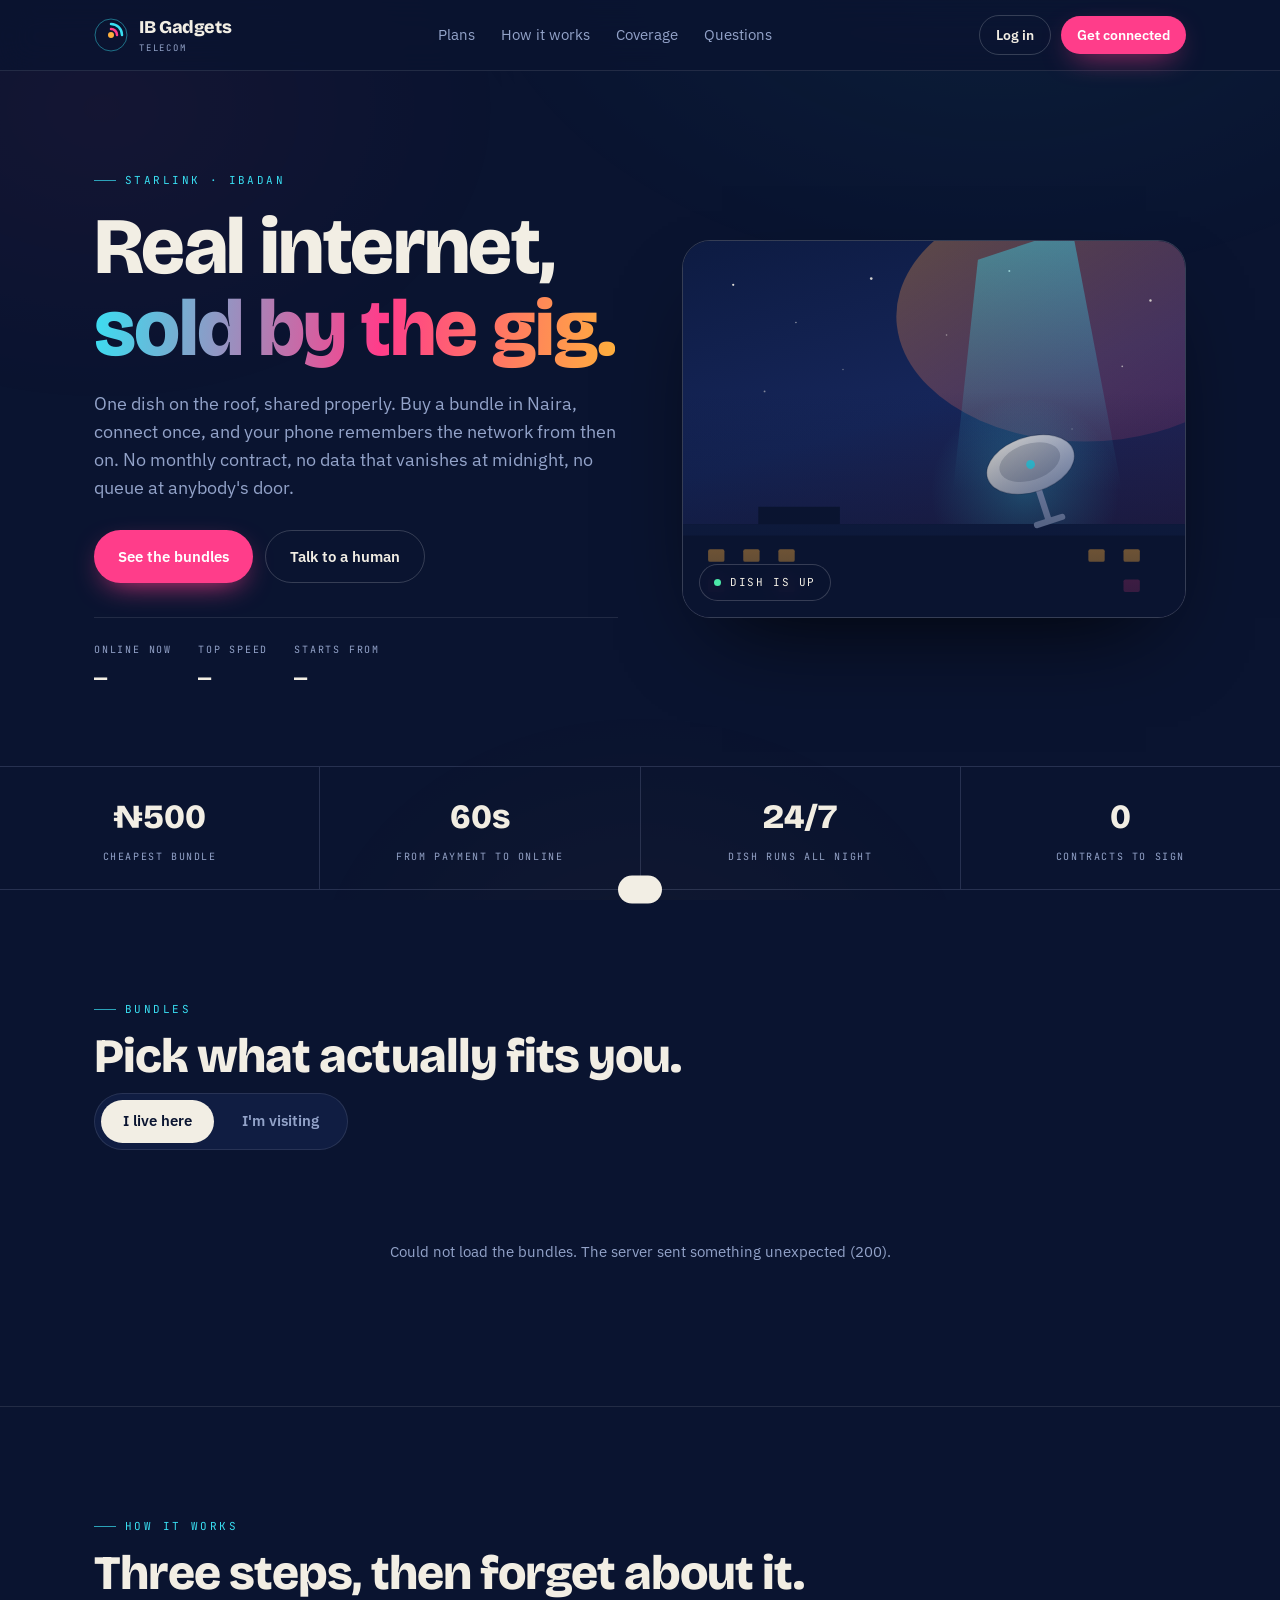
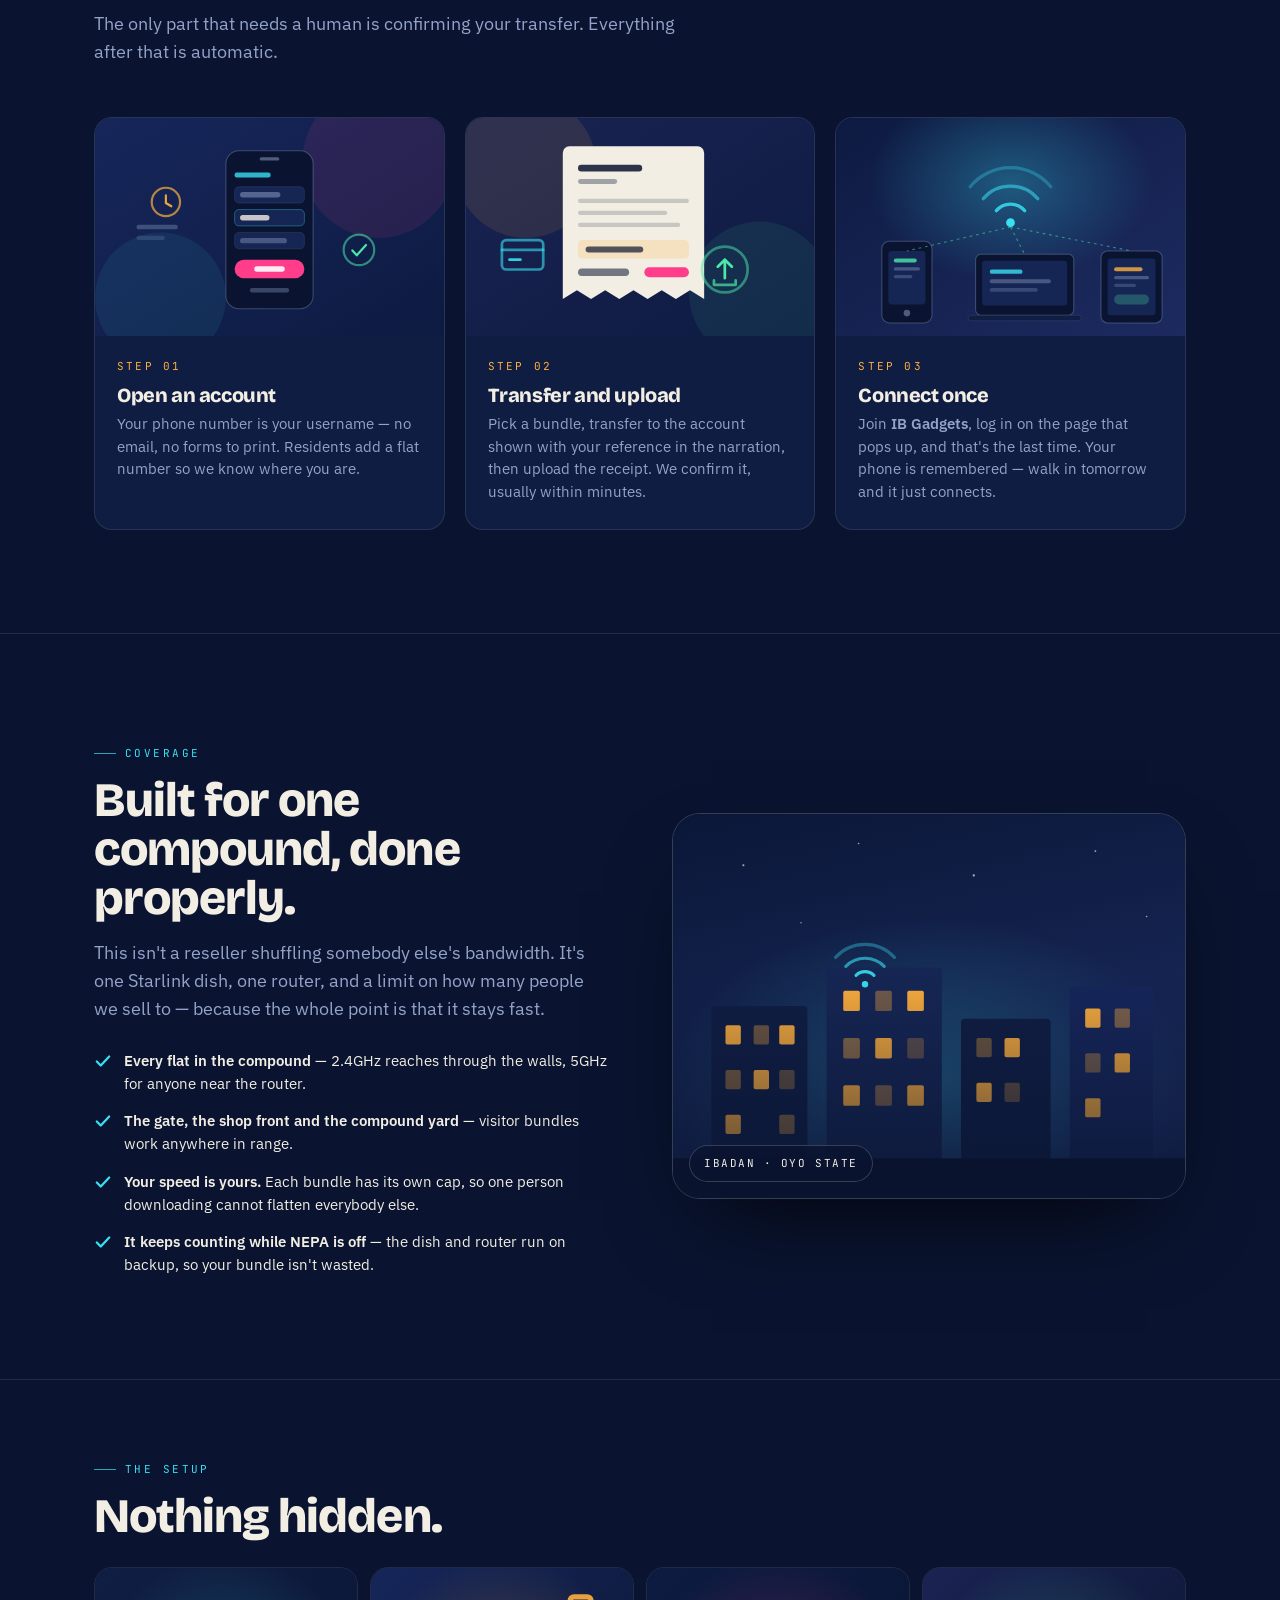
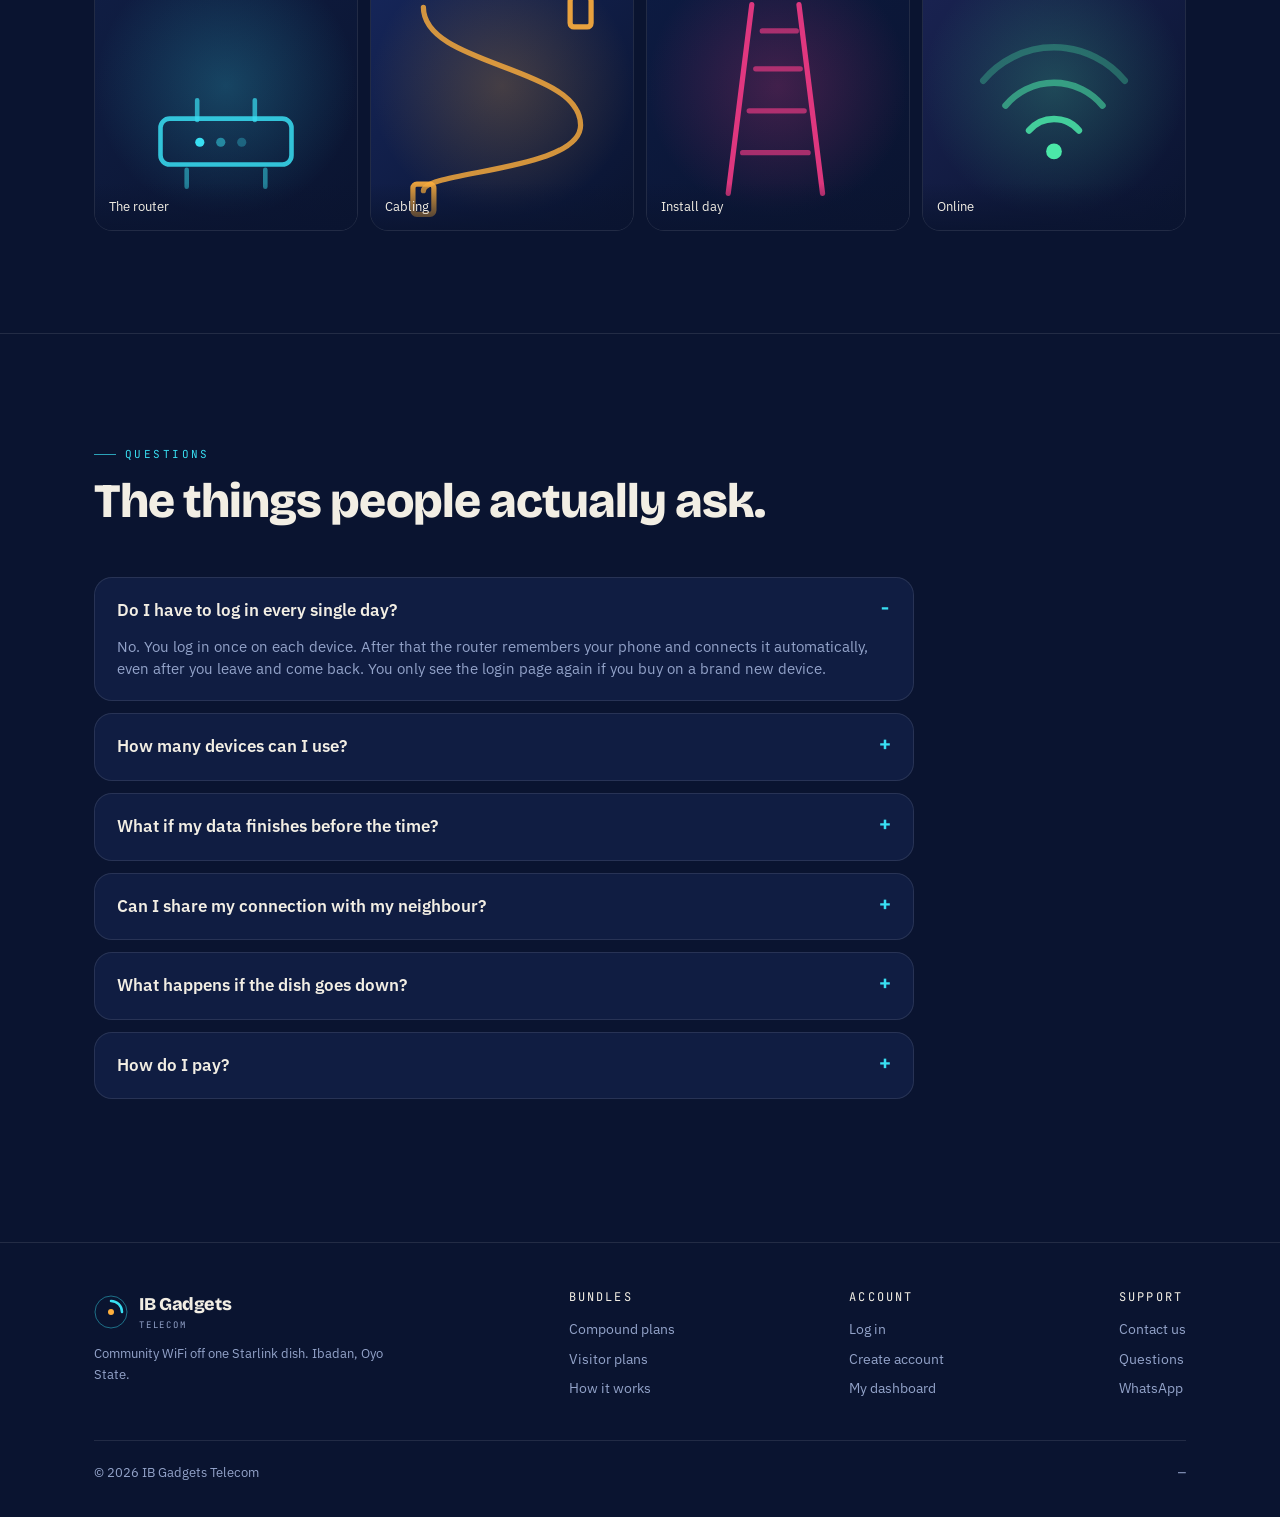
<file: public_html/index.html>
<!DOCTYPE html>
<html lang="en">
<head>
<meta charset="UTF-8">
<meta name="viewport" content="width=device-width, initial-scale=1.0">
<title>IB Gadgets Telecom — Starlink WiFi for the compound</title>
<meta name="description" content="Fast, honest WiFi off one Starlink dish. Buy a data bundle in Naira, connect, and browse. For the compound and for visitors.">
<meta name="theme-color" content="#0A1430">
<link rel="stylesheet" href="assets/css/fonts.css">
<link rel="stylesheet" href="assets/css/app.css">
</head>
<body>

<!-- ═══════════════════════ NAV ═══════════════════════ -->
<nav class="nav">
  <div class="wrap nav-in">
    <a class="brand" href="#top">
      <svg class="brand-mark" viewBox="0 0 34 34" fill="none" aria-hidden="true">
        <circle cx="17" cy="17" r="16" stroke="#39DFF2" stroke-opacity=".45"/>
        <path d="M17 6 A11 11 0 0 1 28 17" stroke="#39DFF2" stroke-width="2.5" stroke-linecap="round"/>
        <path d="M17 11 A6 6 0 0 1 23 17" stroke="#FF3D8A" stroke-width="2.5" stroke-linecap="round"/>
        <circle cx="17" cy="17" r="3" fill="#FFB03D"/>
      </svg>
      <span>IB Gadgets<small>Telecom</small></span>
    </a>

    <div class="nav-links">
      <a href="#plans">Plans</a>
      <a href="#how">How it works</a>
      <a href="#coverage">Coverage</a>
      <a href="#faq">Questions</a>
    </div>

    <div class="nav-cta" id="navCta">
      <button class="btn btn-ghost btn-sm nav-optional" data-action="auth-login">Log in</button>
      <button class="btn btn-primary btn-sm" data-action="auth-signup">Get connected</button>
    </div>

    <!-- Only visible below 880px, where .nav-links is hidden. Without it
         a phone gets a nav bar with no navigation in it at all. -->
    <button class="nav-burger" data-action="menu" aria-label="Menu" aria-expanded="false" aria-controls="navMenu">
      <svg viewBox="0 0 24 24" fill="none" stroke="currentColor" stroke-width="2" stroke-linecap="round" aria-hidden="true">
        <path d="M4 7h16M4 12h16M4 17h16"/>
      </svg>
    </button>
  </div>

  <div class="nav-menu" id="navMenu">
    <a href="#plans"    data-action="menu-close">Plans</a>
    <a href="#how"      data-action="menu-close">How it works</a>
    <a href="#coverage" data-action="menu-close">Coverage</a>
    <a href="#faq"      data-action="menu-close">Questions</a>
    <div class="sep"></div>
    <div id="navMenuAccount"></div>
  </div>
</nav>

<!-- ═══════════════════════ HERO ═══════════════════════ -->
<header class="hero" id="top">
  <div class="wrap hero-grid">
    <div>
      <span class="eyebrow">Starlink · Ibadan</span>
      <h1>Real internet,<br><span>sold by the gig.</span></h1>
      <p class="lede">
        One dish on the roof, shared properly. Buy a bundle in Naira, connect once,
        and your phone remembers the network from then on. No monthly contract,
        no data that vanishes at midnight, no queue at anybody's door.
      </p>

      <div class="hero-actions">
        <button class="btn btn-primary" data-action="scroll-plans">See the bundles</button>
        <button class="btn btn-ghost" data-action="open-support">Talk to a human</button>
      </div>

      <div class="hero-facts">
        <div>
          <div class="lbl">Online now</div>
          <div class="val num" id="liveCount">—</div>
        </div>
        <div>
          <div class="lbl">Top speed</div>
          <div class="val num" id="topSpeed">—</div>
        </div>
        <div>
          <div class="lbl">Starts from</div>
          <div class="val num" id="fromPrice">—</div>
        </div>
      </div>
    </div>

    <div class="shot">
      <img src="assets/img/hero-dish.svg" alt="The Starlink dish on the compound roof at dusk" width="800" height="600">
      <div class="shot-tag"><span class="dot-live"></span> Dish is up</div>
    </div>
  </div>
</header>

<!-- ═══════════════════════ TRUST STRIP ═══════════════════════ -->
<div class="strip">
  <div class="strip-in">
    <div class="strip-cell"><div class="val num">₦500</div><div class="lbl">Cheapest bundle</div></div>
    <div class="strip-cell"><div class="val num">60s</div><div class="lbl">From payment to online</div></div>
    <div class="strip-cell"><div class="val num">24/7</div><div class="lbl">Dish runs all night</div></div>
    <div class="strip-cell"><div class="val num">0</div><div class="lbl">Contracts to sign</div></div>
  </div>
</div>

<!-- ═══════════════════════ PLANS ═══════════════════════ -->
<section class="sec" id="plans">
  <div class="wrap">
    <div class="sec-head">
      <span class="eyebrow">Bundles</span>
      <h2>Pick what actually fits you.</h2>
      <div class="tabs" role="tablist">
        <button class="tab on" id="tab-compound" role="tab" data-action="aud" data-aud="compound">I live here</button>
        <button class="tab"    id="tab-visitor"  role="tab" data-action="aud" data-aud="visitor">I'm visiting</button>
      </div>
      <p class="tab-note" id="audNote"></p>
    </div>

    <!-- Hidden unless the owner has trials switched on AND this person
         has not already had one. Rendered by site.js — a giveaway banner
         shown to someone who cannot claim it is worse than no banner. -->
    <div id="trialBanner" class="hide"></div>

    <div class="plans" id="planGrid">
      <p class="empty">Loading bundles…</p>
    </div>
  </div>
</section>

<!-- ═══════════════════════ HOW IT WORKS ═══════════════════════ -->
<section class="sec" id="how" style="border-top:1px solid var(--line)">
  <div class="wrap">
    <div class="sec-head">
      <span class="eyebrow">How it works</span>
      <h2>Three steps, then forget about it.</h2>
      <p class="lede">The only part that needs a human is confirming your transfer. Everything after that is automatic.</p>
    </div>

    <div class="steps">
      <article class="step">
        <div class="step-img"><img src="assets/img/step-1-signup.svg" alt="Creating an account with a phone number" width="640" height="400" loading="lazy"></div>
        <div class="step-body">
          <div class="step-n">STEP 01</div>
          <h3>Open an account</h3>
          <p>Your phone number is your username — no email, no forms to print. Residents add a flat number so we know where you are.</p>
        </div>
      </article>

      <article class="step">
        <div class="step-img"><img src="assets/img/step-2-pay.svg" alt="A bank transfer receipt being uploaded" width="640" height="400" loading="lazy"></div>
        <div class="step-body">
          <div class="step-n">STEP 02</div>
          <h3>Transfer and upload</h3>
          <p>Pick a bundle, transfer to the account shown with your reference in the narration, then upload the receipt. We confirm it, usually within minutes.</p>
        </div>
      </article>

      <article class="step">
        <div class="step-img"><img src="assets/img/step-3-browse.svg" alt="Devices connected and browsing" width="640" height="400" loading="lazy"></div>
        <div class="step-body">
          <div class="step-n">STEP 03</div>
          <h3>Connect once</h3>
          <p>Join <strong>IB Gadgets</strong>, log in on the page that pops up, and that's the last time. Your phone is remembered — walk in tomorrow and it just connects.</p>
        </div>
      </article>
    </div>
  </div>
</section>

<!-- ═══════════════════════ COVERAGE ═══════════════════════ -->
<section class="sec" id="coverage" style="border-top:1px solid var(--line)">
  <div class="wrap split">
    <div>
      <span class="eyebrow">Coverage</span>
      <h2 style="margin:14px 0 16px">Built for one compound, done properly.</h2>
      <p class="lede">
        This isn't a reseller shuffling somebody else's bandwidth. It's one Starlink dish,
        one router, and a limit on how many people we sell to — because the whole point is
        that it stays fast.
      </p>
      <ul class="checks">
        <li>
          <svg viewBox="0 0 16 16" fill="none" aria-hidden="true"><path d="M2.5 8.5l3.5 3.5 7.5-8" stroke="currentColor" stroke-width="2" stroke-linecap="round" stroke-linejoin="round"/></svg>
          <span><strong>Every flat in the compound</strong> — 2.4GHz reaches through the walls, 5GHz for anyone near the router.</span>
        </li>
        <li>
          <svg viewBox="0 0 16 16" fill="none" aria-hidden="true"><path d="M2.5 8.5l3.5 3.5 7.5-8" stroke="currentColor" stroke-width="2" stroke-linecap="round" stroke-linejoin="round"/></svg>
          <span><strong>The gate, the shop front and the compound yard</strong> — visitor bundles work anywhere in range.</span>
        </li>
        <li>
          <svg viewBox="0 0 16 16" fill="none" aria-hidden="true"><path d="M2.5 8.5l3.5 3.5 7.5-8" stroke="currentColor" stroke-width="2" stroke-linecap="round" stroke-linejoin="round"/></svg>
          <span><strong>Your speed is yours.</strong> Each bundle has its own cap, so one person downloading cannot flatten everybody else.</span>
        </li>
        <li>
          <svg viewBox="0 0 16 16" fill="none" aria-hidden="true"><path d="M2.5 8.5l3.5 3.5 7.5-8" stroke="currentColor" stroke-width="2" stroke-linecap="round" stroke-linejoin="round"/></svg>
          <span><strong>It keeps counting while NEPA is off</strong> — the dish and router run on backup, so your bundle isn't wasted.</span>
        </li>
      </ul>
    </div>

    <div class="split-media shot">
      <img src="assets/img/compound.svg" alt="The compound at night with the WiFi coverage area" width="800" height="600" loading="lazy">
      <div class="shot-tag">Ibadan · Oyo State</div>
    </div>
  </div>
</section>

<!-- ═══════════════════════ GALLERY ═══════════════════════ -->
<section class="sec" style="border-top:1px solid var(--line);padding-top:clamp(40px,6vw,72px)">
  <div class="wrap">
    <div class="sec-head" style="margin-bottom:26px">
      <span class="eyebrow">The setup</span>
      <h2 style="margin-top:14px">Nothing hidden.</h2>
    </div>
    <div class="gallery">
      <figure><img src="assets/img/gallery-1.svg" alt="The Mikrotik router on the wall" loading="lazy"><figcaption>The router</figcaption></figure>
      <figure><img src="assets/img/gallery-2.svg" alt="Cabling from the dish" loading="lazy"><figcaption>Cabling</figcaption></figure>
      <figure><img src="assets/img/gallery-3.svg" alt="Installation day" loading="lazy"><figcaption>Install day</figcaption></figure>
      <figure><img src="assets/img/gallery-4.svg" alt="People online in the compound" loading="lazy"><figcaption>Online</figcaption></figure>
    </div>
  </div>
</section>

<!-- ═══════════════════════ FAQ ═══════════════════════ -->
<section class="sec" id="faq" style="border-top:1px solid var(--line)">
  <div class="wrap">
    <div class="sec-head">
      <span class="eyebrow">Questions</span>
      <h2 style="margin-top:14px">The things people actually ask.</h2>
    </div>

    <div class="faq">
      <details open>
        <summary>Do I have to log in every single day?</summary>
        <p>No. You log in once on each device. After that the router remembers your phone and connects it automatically, even after you leave and come back. You only see the login page again if you buy on a brand new device.</p>
      </details>
      <details>
        <summary>How many devices can I use?</summary>
        <p>Each bundle says how many. If you need more — a laptop, a smart TV, your children's tablets — ask us and we can raise the limit on your account without changing your plan.</p>
      </details>
      <details>
        <summary>What if my data finishes before the time?</summary>
        <p>The connection stops and you buy again. Nothing else changes — same account, same devices, same login. Unlimited bundles never run out on data, only on time.</p>
      </details>
      <details>
        <summary>Can I share my connection with my neighbour?</summary>
        <p>Your own devices, yes, up to your device limit. Turning your phone into a hotspot for other people is not allowed — the router can see when it happens, and accounts that keep doing it get suspended. If two of you want to share properly, buy a bundle with more devices; it's cheaper than two accounts.</p>
      </details>
      <details>
        <summary>What happens if the dish goes down?</summary>
        <p>Your bundle's data doesn't move while you can't browse, but the clock on time-limited plans keeps running. If we ever have a long outage, message us and we'll extend you.</p>
      </details>
      <details>
        <summary>How do I pay?</summary>
        <p>Bank transfer with a reference code, then upload the receipt — that's the main way. USDT on BSC or TRON also works if that's easier for you. Card payment is coming.</p>
      </details>
    </div>
  </div>
</section>

<!-- ═══════════════════════ FOOTER ═══════════════════════ -->
<footer class="foot">
  <div class="wrap">
    <div class="foot-in">
      <div style="max-width:300px">
        <div class="brand" style="margin-bottom:12px">
          <svg class="brand-mark" viewBox="0 0 34 34" fill="none" aria-hidden="true">
            <circle cx="17" cy="17" r="16" stroke="#39DFF2" stroke-opacity=".45"/>
            <path d="M17 6 A11 11 0 0 1 28 17" stroke="#39DFF2" stroke-width="2.5" stroke-linecap="round"/>
            <circle cx="17" cy="17" r="3" fill="#FFB03D"/>
          </svg>
          <span>IB Gadgets<small>Telecom</small></span>
        </div>
        <p class="hint">Community WiFi off one Starlink dish. Ibadan, Oyo State.</p>
      </div>

      <div>
        <h4>Bundles</h4>
        <a href="#plans">Compound plans</a>
        <a href="#plans">Visitor plans</a>
        <a href="#how">How it works</a>
      </div>

      <div>
        <h4>Account</h4>
        <a href="#" data-action="auth-login">Log in</a>
        <a href="#" data-action="auth-signup">Create account</a>
        <a href="dashboard.html">My dashboard</a>
      </div>

      <div>
        <h4>Support</h4>
        <a href="#" data-action="open-support">Contact us</a>
        <a href="#faq">Questions</a>
        <a id="footWhatsapp" href="#">WhatsApp</a>
      </div>
    </div>

    <div class="foot-bottom">
      <span>© <span id="year"></span> IB Gadgets Telecom</span>
      <span class="num" id="footStatus">—</span>
    </div>
  </div>
</footer>

<!-- ═══════════════════════ AUTH MODAL ═══════════════════════ -->
<div class="overlay" id="ov-auth" >
  <div class="modal" role="dialog" aria-modal="true" aria-labelledby="authTitle">
    <div class="modal-head">
      <div>
        <h3 id="authTitle">Create your account</h3>
        <p class="hint" style="margin-top:5px" id="authSub">Takes about a minute.</p>
      </div>
      <button class="x" data-action="close" aria-label="Close">×</button>
    </div>

    <form id="authForm" data-submit="auth">
      <div class="field">
        <label for="f-phone">Phone number</label>
        <input id="f-phone" name="phone" inputmode="tel" autocomplete="tel" placeholder="0803 111 2222" required>
        <div class="hint">This is your username. Use the number you actually carry.</div>
      </div>

      <div id="signupFields">
        <div class="field">
          <label for="f-name">Full name</label>
          <input id="f-name" name="full_name" autocomplete="name" placeholder="Ada Bright">
        </div>
        <div class="row-2">
          <div class="field">
            <label for="f-type">You are</label>
            <select id="f-type" name="type" data-change="toggle-flat">
              <option value="compound">Living in the compound</option>
              <option value="visitor">Visiting / outside</option>
            </select>
          </div>
          <div class="field" id="flatField">
            <label for="f-flat">Flat or house no.</label>
            <input id="f-flat" name="flat_no" placeholder="4B">
          </div>
        </div>

        <!-- There is no email and no SMS here, so this is the only way
             back into an account after a forgotten password. Asked at
             signup because nobody ever comes back to set it later. -->
        <div class="field">
          <label for="f-secq">Security question</label>
          <select id="f-secq" name="security_question"></select>
          <div class="hint">If you forget your password, this is how you get back in.</div>
        </div>
        <div class="field">
          <label for="f-seca">Your answer</label>
          <input id="f-seca" name="security_answer" autocomplete="off" placeholder="Ibadan">
          <div class="hint">Capital letters and spaces do not matter.</div>
        </div>
      </div>

      <div class="field">
        <label for="f-pass">Password</label>
        <input id="f-pass" name="password" type="password" autocomplete="current-password" placeholder="At least 6 characters" required>
      </div>

      <button class="btn btn-primary btn-block" style="margin-top:10px" id="authBtn" type="submit">Create account</button>
      <p class="hint" style="text-align:center;margin-top:14px" id="authSwap"></p>
      <p class="hint" style="text-align:center;margin-top:8px" id="authForgot"></p>
    </form>
  </div>
</div>

<!-- ═══════════════════════ FORGOT PASSWORD ═══════════════════════ -->
<div class="overlay" id="ov-reset">
  <div class="modal" role="dialog" aria-modal="true" aria-labelledby="resetTitle">
    <div class="modal-head">
      <div>
        <h3 id="resetTitle">Forgot your password</h3>
        <p class="hint" style="margin-top:5px" id="resetSub">Enter your phone number to see your security question.</p>
      </div>
      <button class="x" data-action="close" aria-label="Close">×</button>
    </div>

    <!-- Step 1: which account -->
    <form id="resetStep1" data-submit="reset-lookup">
      <div class="field">
        <label for="r-phone">Phone number</label>
        <input id="r-phone" name="phone" inputmode="tel" autocomplete="tel" placeholder="0803 111 2222" required>
      </div>
      <button class="btn btn-primary btn-block" style="margin-top:10px" type="submit">Continue</button>
    </form>

    <!-- Step 2: answer it and choose a new password -->
    <form id="resetStep2" class="hide" data-submit="reset-finish">
      <div class="field">
        <label id="r-question">Your security question</label>
        <input id="r-answer" name="answer" autocomplete="off" placeholder="Your answer" required>
        <div class="hint">Capital letters and spaces do not matter.</div>
      </div>
      <div class="field">
        <label for="r-pass">New password</label>
        <input id="r-pass" name="password" type="password" autocomplete="new-password" placeholder="At least 6 characters" required>
      </div>
      <button class="btn btn-primary btn-block" style="margin-top:10px" type="submit">Set new password</button>
    </form>
  </div>
</div>

<!-- ═══════════════════════ CHECKOUT MODAL ═══════════════════════ -->
<div class="overlay" id="ov-buy" >
  <div class="modal" role="dialog" aria-modal="true" aria-labelledby="buyTitle">
    <div class="modal-head">
      <div>
        <h3 id="buyTitle">Checkout</h3>
        <p class="hint" style="margin-top:5px" id="buySub"></p>
      </div>
      <button class="x" data-action="close" aria-label="Close">×</button>
    </div>

    <!-- step 1: choose method -->
    <div id="buyStep1">
      <div class="summary">
        <div class="srow"><span id="sumName">—</span><span class="num" id="sumPrice">—</span></div>
        <div class="srow"><span id="sumDetail" class="hint">—</span></div>
        <div class="srow total"><span>Total</span><span class="num" id="sumTotal">—</span></div>
      </div>

      <div class="pay-opts" id="payOpts">
        <label class="pay-opt on" data-method="bank_transfer">
          <input type="radio" name="paymethod" value="bank_transfer" checked hidden>
          <div><div class="t">Bank transfer</div><div class="d">Transfer, upload the receipt, we confirm.</div></div>
        </label>
        <label class="pay-opt" data-method="usdt_bsc">
          <input type="radio" name="paymethod" value="usdt_bsc" hidden>
          <div><div class="t">USDT · BSC (BEP-20)</div><div class="d">Paste the transaction hash after sending.</div></div>
        </label>
        <label class="pay-opt" data-method="usdt_tron">
          <input type="radio" name="paymethod" value="usdt_tron" hidden>
          <div><div class="t">USDT · TRON (TRC-20)</div><div class="d">Paste the transaction hash after sending.</div></div>
        </label>
      </div>

      <button class="btn btn-primary btn-block" id="buyGo" data-action="start-purchase">Continue</button>
      <p class="hint" style="text-align:center;margin-top:12px">You'll see the account details on the next screen.</p>
    </div>

    <!-- step 2: pay -->
    <div id="buyStep2" class="hide">
      <div id="payBank" class="hide">
        <!-- shown only when OPay generated an account for this one payment -->
        <div id="autoNotice" class="hide" style="background:rgba(75,232,168,.10);border:1px solid rgba(75,232,168,.35);border-radius:var(--r-m);padding:14px 16px;margin-bottom:16px">
          <div style="display:flex;align-items:center;gap:9px;font-weight:600;font-size:14.5px;color:var(--mint)">
            <span class="dot-live"></span> Switches on by itself
          </div>
          <p class="hint" style="margin-top:6px">
            This account number belongs to this purchase only. Transfer the exact amount and
            your bundle goes live on its own — nothing to upload, nobody to wait for.
          </p>
        </div>

        <div class="bank-card">
          <div class="bank-row"><span class="k">Bank</span><span class="v" id="bkBank">—</span></div>
          <div class="bank-row"><span class="k">Account name</span><span class="v" id="bkName">—</span></div>
          <div class="bank-row">
            <span class="k">Account number</span>
            <span class="v num" id="bkNo">—</span>
          </div>
          <div class="bank-row"><span class="k">Amount</span><span class="v num" id="bkAmt">—</span></div>
          <div class="bank-row hide" id="bkExpiryRow">
            <span class="k">Pay before</span><span class="v num" id="bkExpiry">—</span>
          </div>
        </div>

        <button class="btn btn-beam btn-sm btn-block" style="margin-bottom:14px" data-action="copy-account">Copy account number</button>

        <div id="manualRef">
          <p class="hint" style="text-align:center">Put this in the transfer narration</p>
          <div class="ref" id="bkRef">—</div>
          <button class="btn btn-ghost btn-sm btn-block" data-action="copy-ref">Copy reference</button>
        </div>
      </div>

      <div id="payUsdt" class="hide">
        <div class="bank-card">
          <div class="bank-row"><span class="k">Network</span><span class="v" id="usChain">—</span></div>
          <div class="bank-row"><span class="k">Send</span><span class="v num" id="usAmt">—</span></div>
        </div>
        <p class="hint" style="text-align:center;margin-bottom:8px">To this address</p>
        <div class="ref" id="usAddr" style="font-size:12px;letter-spacing:.06em;word-break:break-all">—</div>

        <div class="field" style="margin-top:16px">
          <label for="f-hash">Transaction hash</label>
          <input id="f-hash" placeholder="0x…" autocomplete="off">
        </div>
        <button class="btn btn-beam btn-block" data-action="submit-hash">Submit hash</button>
      </div>

      <div id="proofBox" class="hide" style="margin-top:20px">
        <div class="field">
          <label for="f-proof">Receipt screenshot <span class="hint">(optional)</span></label>
          <!-- accept="image/*" on purpose. A narrow list makes some
               Android pickers grey out the gallery entirely, and iOS
               needs it broad to offer HEIC photos at all — those are
               caught server-side with a message that says what to do. -->
          <input id="f-proof" type="file" accept="image/*">
          <div class="hint">A screenshot uploads faster than a photo of the screen.</div>
        </div>
        <button class="btn btn-primary btn-block" data-action="upload-proof">Upload receipt</button>

        <!-- The receipt was never actually required: the payment is
             already waiting for approval the moment the order is made.
             But the screen looked like a wall, and customers inside the
             hotspot's mini-browser — which has no working file picker —
             had no way past it and simply gave up. -->
        <button class="btn btn-ghost btn-block" style="margin-top:10px" data-action="sent-no-proof">
          I have sent the money — no receipt
        </button>
        <p class="hint" style="margin-top:12px">
          If the file button does nothing, you are in the WiFi sign-in window, which
          cannot attach files. Either tap the button above, or open
          <b>ibphone.eclipselivecam.online</b> in Chrome or Safari and upload there.
        </p>
      </div>

      <p class="hint" style="text-align:center;margin-top:16px" id="buyFoot">
        Once we confirm, your bundle goes live within a minute.
        <a href="dashboard.html" style="color:var(--beam)">Check your dashboard</a>.
      </p>
    </div>
  </div>
</div>

<!-- ═══════════════════════ SUPPORT MODAL ═══════════════════════ -->
<div class="overlay" id="ov-support" >
  <div class="modal" style="max-width:420px" role="dialog" aria-modal="true">
    <div class="modal-head">
      <div><h3>Talk to us</h3><p class="hint" style="margin-top:5px">Fastest on WhatsApp.</p></div>
      <button class="x" data-action="close" aria-label="Close">×</button>
    </div>
    <div class="bank-card">
      <div class="bank-row"><span class="k">Phone</span><span class="v num" id="supPhone">—</span></div>
      <div class="bank-row"><span class="k">WhatsApp</span><span class="v num" id="supWa">—</span></div>
    </div>
    <a class="btn btn-primary btn-block" id="supWaBtn" href="#" target="_blank" rel="noopener">Open WhatsApp</a>
  </div>
</div>

<div class="toast" id="toast" role="status" aria-live="polite"></div>

<script src="assets/js/api.js"></script>
<script src="assets/js/site.js"></script>
</body>
</html>
</file>
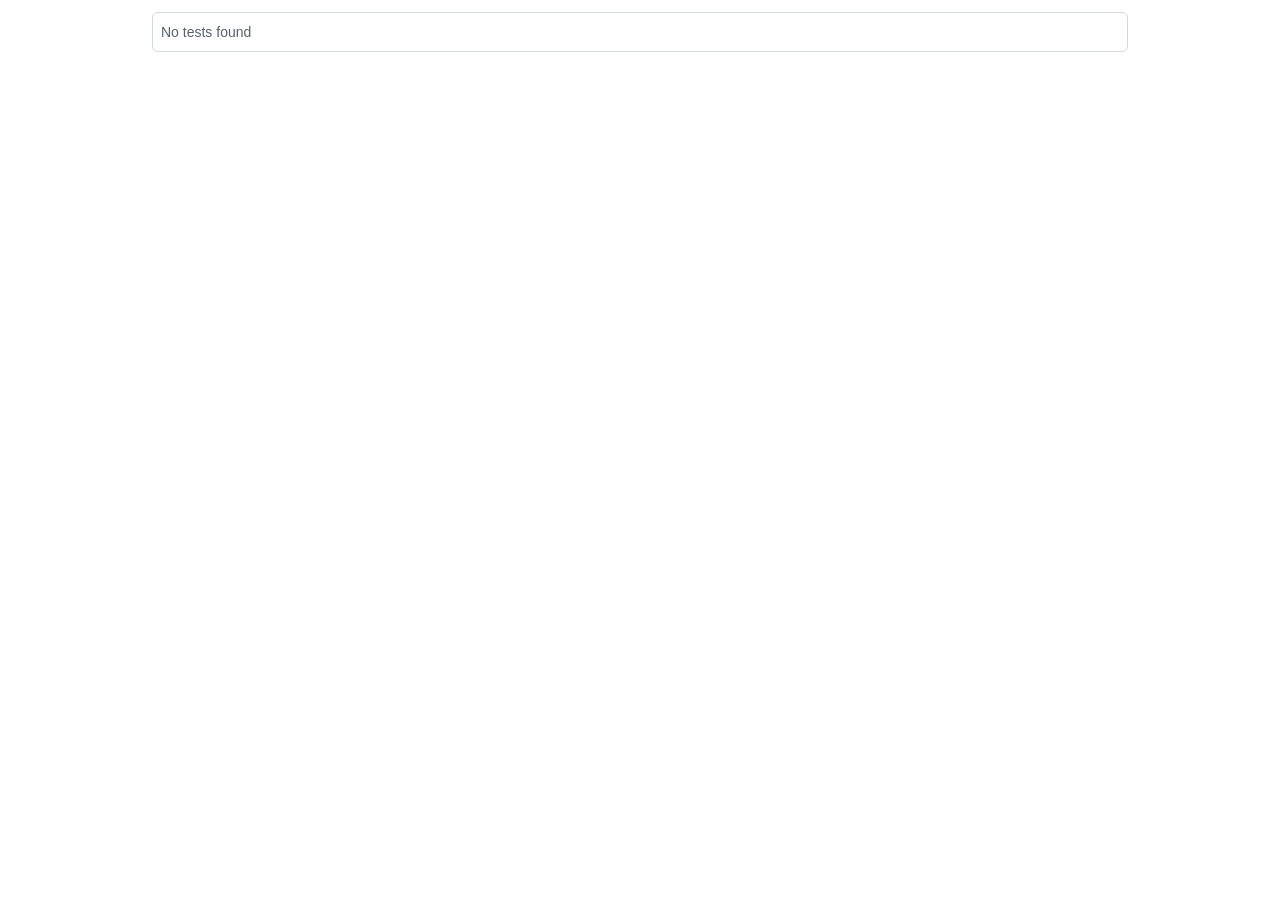
<file: node_modules/playwright-core/lib/vite/htmlReport/index.html>
<!DOCTYPE html>
<html style='scrollbar-gutter: stable both-edges;'>
  <head>
    <meta charset='UTF-8'>
    <meta name='color-scheme' content='dark light'>
    <meta name='viewport' content='width=device-width, initial-scale=1.0'>
    <title>Playwright Test Report</title>
    <script type="module" crossorigin src="./report.js"></script>
    <link rel="stylesheet" crossorigin href="./report.css">
  </head>
  <body>
    <div id='root'></div>
  </body>
</html>
</file>
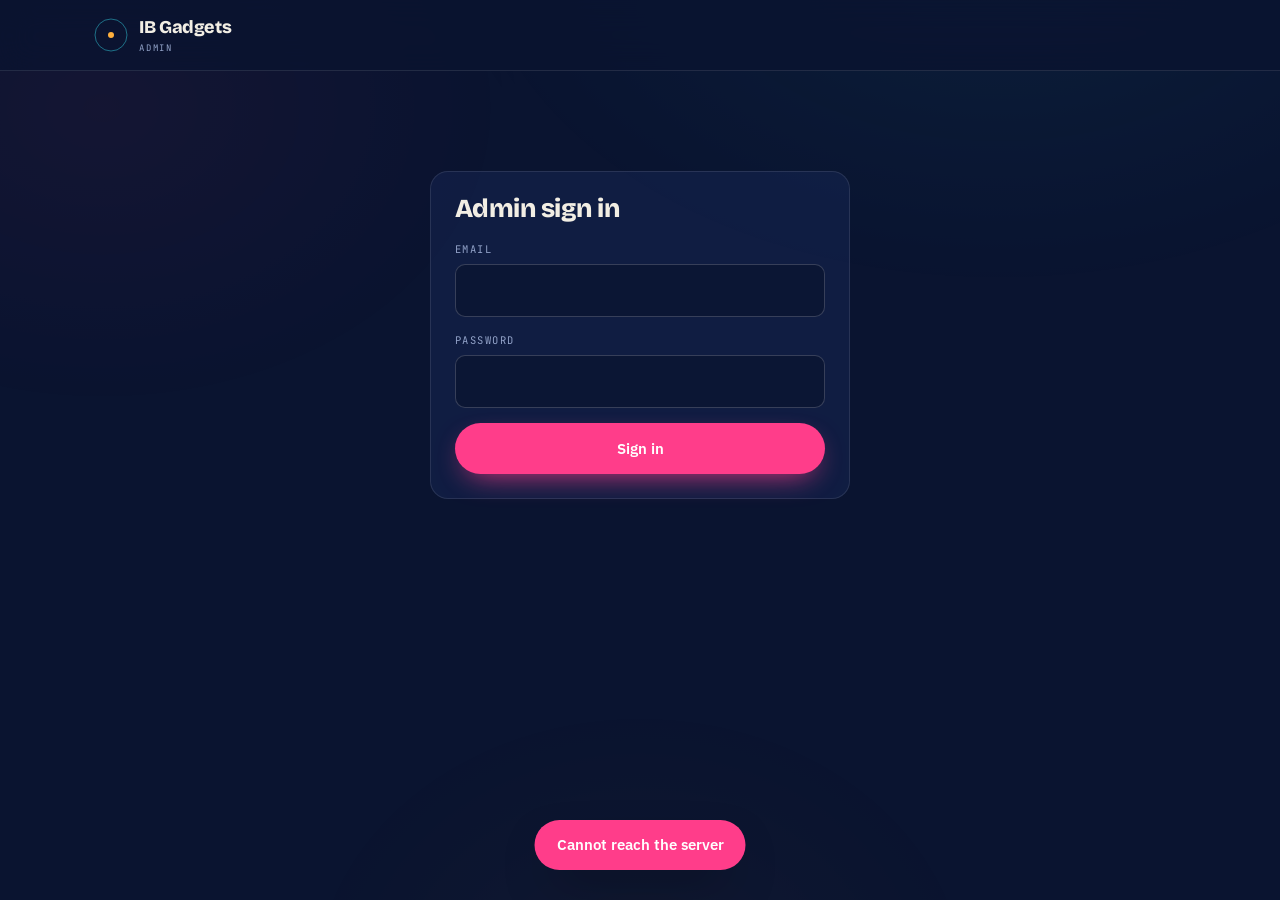
<file: public_html/admin.html>
<!DOCTYPE html>
<html lang="en">
<head>
<meta charset="UTF-8">
<meta name="viewport" content="width=device-width, initial-scale=1.0">
<title>Admin — IB Gadgets Telecom</title>
<meta name="robots" content="noindex,nofollow">
<link rel="stylesheet" href="assets/css/fonts.css">
<link rel="stylesheet" href="assets/css/app.css">
<style>
  .adm-tabs{display:flex;gap:6px;flex-wrap:wrap;margin:26px 0 24px;
    border-bottom:1px solid var(--line);padding-bottom:14px}
  .adm-tabs .tab{padding:9px 18px;font-size:14px}
  .adm-tabs .tab.on{background:var(--beam);color:#052029}
  .editor{display:grid;grid-template-columns:repeat(auto-fit,minmax(150px,1fr));gap:12px}
  .mini{font-size:13px;padding:9px 12px}
</style>
</head>
<body>

<nav class="nav">
  <div class="wrap nav-in">
    <a class="brand" href="index.html">
      <svg class="brand-mark" viewBox="0 0 34 34" fill="none" aria-hidden="true">
        <circle cx="17" cy="17" r="16" stroke="#39DFF2" stroke-opacity=".45"/>
        <circle cx="17" cy="17" r="3" fill="#FFB03D"/>
      </svg>
      <span>IB Gadgets<small>Admin</small></span>
    </a>
    <div class="nav-cta" id="admNav"></div>
  </div>
</nav>

<main class="wrap" style="padding-top:40px;padding-bottom:90px">

  <!-- login -->
  <div id="gate" class="panel" style="max-width:420px;margin:60px auto">
    <h3>Admin sign in</h3>
    <form data-submit="admin-login" style="margin-top:18px">
      <div class="field"><label for="a-email">Email</label>
        <input id="a-email" type="email" autocomplete="username" required></div>
      <div class="field"><label for="a-pass">Password</label>
        <input id="a-pass" type="password" autocomplete="current-password" required></div>
      <button class="btn btn-primary btn-block" type="submit">Sign in</button>
    </form>
  </div>

  <div id="app" class="hide">
    <div class="adm-tabs" id="admTabs"></div>

    <!-- OVERVIEW -->
    <section id="v-over" class="advw">
      <div class="grid-stats" id="statGrid"></div>
      <div class="panel" style="margin-top:20px">
        <h3>Router conversation</h3>
        <p class="hint" style="margin-bottom:14px">The router calls in every 60 seconds. If this stops moving, the router cannot reach the site.</p>
        <div class="tbl-scroll"><table class="tbl">
          <thead><tr><th>When</th><th>Action</th><th>Result</th></tr></thead>
          <tbody id="logRows"></tbody>
        </table></div>
      </div>
    </section>

    <!-- TRIAL -->
    <section id="v-trial" class="advw hide">
      <div class="panel">
        <h3>Free trial</h3>
        <p class="hint" style="margin-bottom:16px">
          One free bundle per person, ever. It ends by itself when the data runs
          out or the time expires — the router enforces both, the same way it
          does for a paid bundle.
        </p>
        <div class="grid-stats" id="trialStats"></div>

        <div style="margin-top:20px" id="trialControls"></div>
      </div>

      <div class="panel" style="margin-top:20px">
        <h3>What the trial gives</h3>
        <p class="hint" style="margin-bottom:16px">
          Changing this affects people who claim from now on. Anyone already on a
          trial keeps what they were given — the router is enforcing that figure
          already, and moving it under them mid-bundle would be unfair.
        </p>
        <form data-submit="trial-plan-save">
          <div class="row-2">
            <div class="field">
              <label for="tr-mb">Data (MB)</label>
              <input id="tr-mb" type="number" min="1" step="1">
              <div class="hint">5120 MB is 5 GB.</div>
            </div>
            <div class="field">
              <label for="tr-hours">Valid for (hours)</label>
              <input id="tr-hours" type="number" min="1" step="1">
              <div class="hint">168 hours is a week.</div>
            </div>
          </div>
          <button class="btn btn-ghost" type="submit">Save trial size</button>
        </form>
      </div>
    </section>

    <!-- REPORTS -->
    <section id="v-rep" class="advw hide">
      <div class="panel">
        <h3>Money in</h3>
        <p class="hint" style="margin-bottom:14px">
          Only payments you actually approved are counted. Pending ones are
          somebody's claim that they sent money, not money that arrived.
        </p>
        <div class="field" style="max-width:220px">
          <label for="repDays">Period</label>
          <select id="repDays" data-change="report-days">
            <option value="7">Last 7 days</option>
            <option value="30" selected>Last 30 days</option>
            <option value="90">Last 90 days</option>
            <option value="365">Last year</option>
          </select>
        </div>
        <div class="grid-stats" id="repStats" style="margin-top:16px"></div>
      </div>

      <div class="panel" style="margin-top:20px">
        <h3>Day by day</h3>
        <div class="tbl-scroll"><table class="tbl">
          <thead><tr><th>Day</th><th>Payments</th><th>Revenue</th></tr></thead>
          <tbody id="repDaily"></tbody>
        </table></div>
      </div>

      <div class="panel" style="margin-top:20px">
        <h3>Which bundles sell</h3>
        <div class="tbl-scroll"><table class="tbl">
          <thead><tr><th>Bundle</th><th>Sold</th><th>Revenue</th></tr></thead>
          <tbody id="repPlans"></tbody>
        </table></div>
      </div>

      <div class="panel" style="margin-top:20px">
        <h3>Compound vs visitors</h3>
        <p class="hint" style="margin-bottom:14px">Two different businesses. This says which one is paying the bills.</p>
        <div class="tbl-scroll"><table class="tbl">
          <thead><tr><th>Who</th><th>Payments</th><th>Revenue</th></tr></thead>
          <tbody id="repAudience"></tbody>
        </table></div>
      </div>

      <div class="panel" style="margin-top:20px">
        <h3>Best customers</h3>
        <div class="tbl-scroll"><table class="tbl">
          <thead><tr><th>Customer</th><th>Payments</th><th>Spent</th></tr></thead>
          <tbody id="repTop"></tbody>
        </table></div>
      </div>

      <div class="panel" style="margin-top:20px">
        <h3>How they paid</h3>
        <div class="tbl-scroll"><table class="tbl">
          <thead><tr><th>Method</th><th>Payments</th><th>Revenue</th></tr></thead>
          <tbody id="repMethod"></tbody>
        </table></div>
      </div>
    </section>

    <!-- PAYMENTS -->
    <section id="v-pay" class="advw hide">
      <div class="panel">
        <h3>Payments waiting <span class="pill warn" id="payCount">0</span></h3>
        <p class="hint" style="margin-bottom:16px">Check the money landed, then approve. The bundle goes live on the router within a minute.</p>
        <div class="tbl-scroll"><table class="tbl">
          <thead><tr><th>Reference</th><th>Customer</th><th>Plan</th><th>Amount</th><th>Method</th><th>Receipt</th><th>When</th><th></th></tr></thead>
          <tbody id="payRows"></tbody>
        </table></div>
      </div>
      <div class="panel" style="margin-top:18px">
        <h3>Everything else</h3>
        <div class="tbl-scroll"><table class="tbl">
          <thead><tr><th>Reference</th><th>Customer</th><th>Amount</th><th>Status</th><th>When</th></tr></thead>
          <tbody id="payAllRows"></tbody>
        </table></div>
      </div>
    </section>

    <!-- CUSTOMERS -->
    <section id="v-cust" class="advw hide">
      <div class="panel">
        <h3>Customers</h3>
        <div class="field" style="max-width:320px">
          <input id="custSearch" placeholder="Search phone, name or flat" data-change="search-customers">
        </div>
        <p class="hint" style="margin-bottom:14px">
          <strong>Devices</strong> is how many phones this person may use at once.
          Leave it blank to follow whatever their bundle allows, or type a number to
          override it — that takes effect on the router within a minute.
        </p>
        <div class="tbl-scroll"><table class="tbl">
          <thead><tr><th>Phone</th><th>Name</th><th>Type</th><th>Plan</th><th>Expires</th><th>Devices</th><th>Status</th><th></th></tr></thead>
          <tbody id="custRows"></tbody>
        </table></div>
      </div>
    </section>

    <!-- PLANS -->
    <section id="v-plans" class="advw hide">
      <div class="panel">
        <h3>Bundles</h3>
        <p class="hint" style="margin-bottom:16px">
          Price, data, both speed caps, how long it lasts and how many devices — all editable.
          Saving a change re-applies it to everyone currently on that bundle.
        </p>
        <div class="tbl-scroll"><table class="tbl">
          <thead><tr>
            <th>Name</th><th>For</th><th>Price ₦</th><th>Data</th>
            <th>Down Mbps</th><th>Up Mbps</th><th>Hours</th><th>Devices</th>
            <th>Tier</th><th>Live</th><th></th>
          </tr></thead>
          <tbody id="planRows"></tbody>
        </table></div>
        <button class="btn btn-beam btn-sm" style="margin-top:18px" data-action="new-plan">Add a bundle</button>
      </div>
    </section>

    <!-- LIVE -->
    <section id="v-live" class="advw hide">
      <div class="panel">
        <h3>Online right now</h3>
        <p class="hint" style="margin-bottom:14px">
          Reported by the router each cycle. A <span class="pill bad">sharing</span> flag means
          the traffic from that device shows a TTL one hop short — a phone acting as a hotspot
          for somebody else.
        </p>
        <div class="tbl-scroll"><table class="tbl">
          <thead><tr><th>Customer</th><th>Device</th><th>IP</th><th>Used</th><th>Last seen</th><th>Sharing</th><th></th></tr></thead>
          <tbody id="liveRows"></tbody>
        </table></div>
      </div>
    </section>

    <!-- SETTINGS -->
    <section id="v-set" class="advw hide">
      <div class="panel">
        <h3>Settings</h3>
        <p class="hint" style="margin-bottom:16px">
          Bank details here are what customers see at checkout. The sync key is not
          editable from the web — it lives in <span class="num">private/config.php</span>.
        </p>
        <div id="setFields"></div>
        <button class="btn btn-primary" style="margin-top:16px" data-action="save-settings">Save settings</button>
      </div>
    </section>
  </div>
</main>

<div class="toast" id="toast" role="status" aria-live="polite"></div>

<script src="assets/js/api.js"></script>
<script src="assets/js/admin.js"></script>
</body>
</html>
</file>
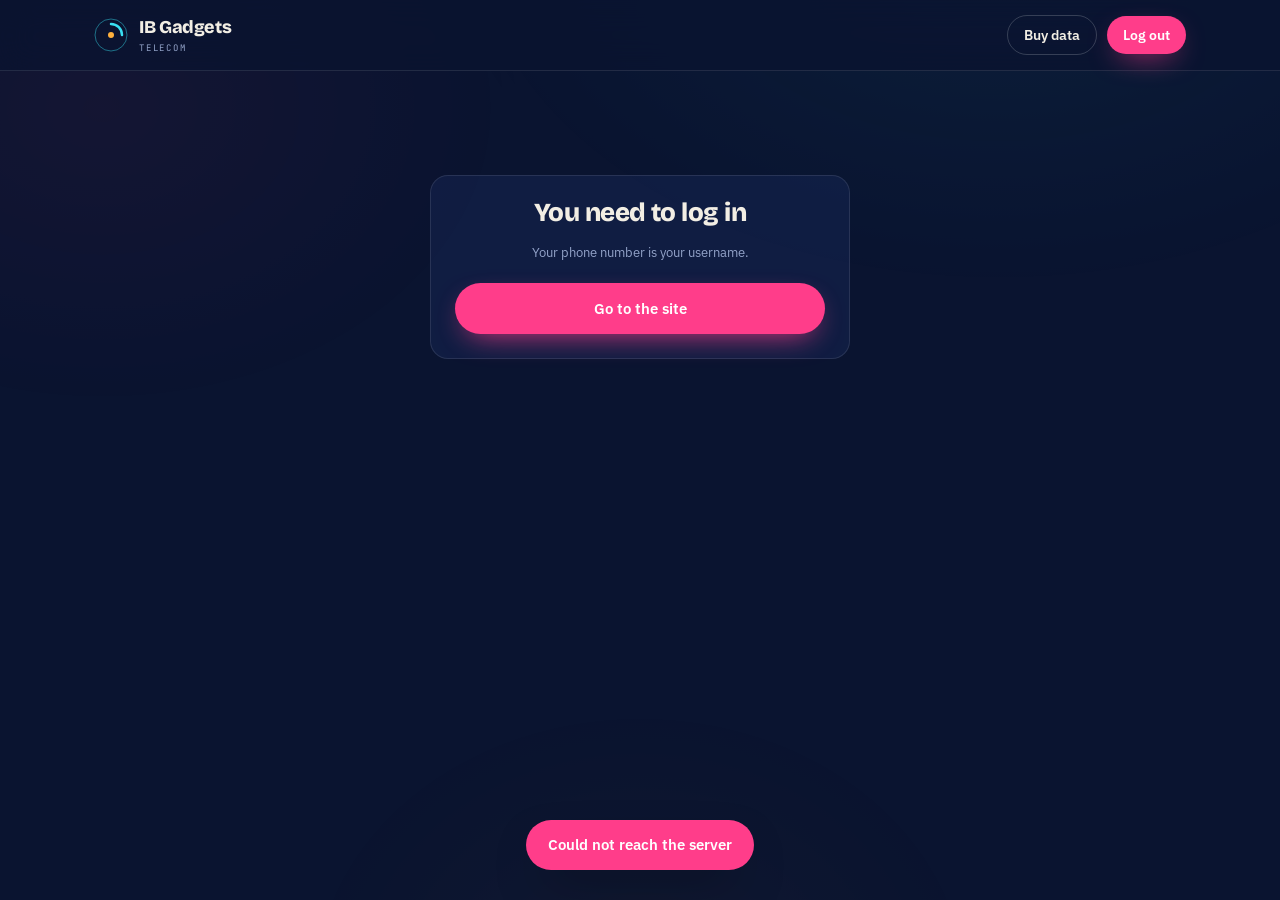
<file: public_html/dashboard.html>
<!DOCTYPE html>
<html lang="en">
<head>
<meta charset="UTF-8">
<meta name="viewport" content="width=device-width, initial-scale=1.0">
<title>My account — IB Gadgets Telecom</title>
<meta name="robots" content="noindex">
<link rel="stylesheet" href="assets/css/fonts.css">
<link rel="stylesheet" href="assets/css/app.css">
</head>
<body>

<nav class="nav">
  <div class="wrap nav-in">
    <a class="brand" href="index.html">
      <svg class="brand-mark" viewBox="0 0 34 34" fill="none" aria-hidden="true">
        <circle cx="17" cy="17" r="16" stroke="#39DFF2" stroke-opacity=".45"/>
        <path d="M17 6 A11 11 0 0 1 28 17" stroke="#39DFF2" stroke-width="2.5" stroke-linecap="round"/>
        <circle cx="17" cy="17" r="3" fill="#FFB03D"/>
      </svg>
      <span>IB Gadgets<small>Telecom</small></span>
    </a>
    <div class="nav-cta">
      <a class="btn btn-ghost btn-sm" href="index.html#plans">Buy data</a>
      <button class="btn btn-primary btn-sm" data-action="logout">Log out</button>
    </div>
  </div>
</nav>

<main class="wrap" style="padding-top:44px;padding-bottom:80px">

  <div id="gate" class="panel" style="max-width:420px;margin:60px auto;text-align:center">
    <h3>You need to log in</h3>
    <p class="hint" style="margin:12px 0 20px">Your phone number is your username.</p>
    <a class="btn btn-primary btn-block" href="index.html">Go to the site</a>
  </div>

  <div id="app" class="hide">

    <span class="eyebrow">My account</span>
    <h2 style="margin:14px 0 8px" id="hello">—</h2>
    <p class="lede" id="whoami">—</p>

    <!-- current plan -->
    <div class="panel" style="margin-top:30px" id="currentPanel">
      <h3>Current bundle</h3>
      <div id="currentBody"><p class="empty">Loading…</p></div>
    </div>

    <!-- wifi login -->
    <div class="panel" style="margin-top:18px">
      <h3>Your WiFi login</h3>
      <p class="hint" style="margin-bottom:14px">
        You only type these once per device. After the first login the router remembers
        your phone and connects it automatically.
      </p>
      <div class="bank-card" style="margin-bottom:0">
        <div class="bank-row"><span class="k">Network</span><span class="v">IB Gadgets</span></div>
        <div class="bank-row"><span class="k">Username</span><span class="v num" id="wifiUser">—</span></div>
        <div class="bank-row">
          <span class="k">Password</span>
          <span class="v num" id="wifiPass">—</span>
        </div>
      </div>
      <button class="btn btn-ghost btn-sm" style="margin-top:14px" data-action="copy-wifi">Copy login</button>
    </div>

    <!-- devices -->
    <div class="panel" style="margin-top:18px">
      <h3>Your devices <span class="pill dim" id="devCount">—</span></h3>
      <p class="hint" style="margin-bottom:14px">
        Devices that have connected on this account. Need more than your bundle allows?
        Message us and we can raise your limit.
      </p>
      <div class="tbl-scroll"><table class="tbl">
        <thead><tr><th>Device</th><th>Last seen</th><th>Status</th></tr></thead>
        <tbody id="devRows"></tbody>
      </table></div>
    </div>

    <!-- account security -->
    <div class="panel" style="margin-top:18px">
      <h3>Your password</h3>

      <!-- Shown only to accounts with no security question — the ones
           created before recovery existed. Without this they have no way
           back in and every forgotten password is a phone call. -->
      <div id="secWarn" class="hide" style="margin-bottom:18px">
        <p class="hint" style="color:var(--warn)">
          You have no security question set. If you forget your password there is
          no way back into this account. Set one now — it takes ten seconds.
        </p>
      </div>

      <form id="secForm" data-submit="save-security">
        <div class="field">
          <label for="d-secq">Security question</label>
          <select id="d-secq"></select>
        </div>
        <div class="field">
          <label for="d-seca">Your answer</label>
          <input id="d-seca" autocomplete="off" placeholder="Ibadan" required>
          <div class="hint">Capital letters and spaces do not matter.</div>
        </div>
        <div class="field hide" id="secPassField">
          <label for="d-secpass">Your password</label>
          <input id="d-secpass" type="password" autocomplete="current-password" placeholder="Confirm it is you">
          <div class="hint">Needed because you already have a question set.</div>
        </div>
        <button class="btn btn-ghost" type="submit">Save security question</button>
      </form>

      <hr style="border:0;border-top:1px solid rgba(255,255,255,.1);margin:22px 0">

      <form id="pwForm" data-submit="change-password">
        <div class="field">
          <label for="d-oldpass">Current password</label>
          <input id="d-oldpass" type="password" autocomplete="current-password" required>
        </div>
        <div class="field">
          <label for="d-newpass">New password</label>
          <input id="d-newpass" type="password" autocomplete="new-password" placeholder="At least 6 characters" required>
        </div>
        <button class="btn btn-ghost" type="submit">Change password</button>
      </form>
    </div>

    <!-- history -->
    <div class="panel" style="margin-top:18px">
      <h3>Payment history</h3>
      <div class="tbl-scroll"><table class="tbl">
        <thead><tr><th>Reference</th><th>Plan</th><th>Amount</th><th>Method</th><th>Status</th><th>Date</th></tr></thead>
        <tbody id="txRows"></tbody>
      </table></div>
    </div>

  </div>
</main>

<div class="toast" id="toast" role="status" aria-live="polite"></div>

<script src="assets/js/api.js"></script>
<script src="assets/js/dashboard.js"></script>
</body>
</html>
</file>
<file: public_html/assets/css/fonts.css>
/* =====================================================================
   Self-hosted fonts.

   These used to load from fonts.googleapis.com. Fine for a normal site,
   wrong for this one: a customer who has not paid yet sits inside the
   walled garden, which allows our domain and nothing else. The font
   request goes nowhere, the browser waits out its timeout, and the
   signup page — the very first thing anyone sees — sits unstyled for
   seconds on a phone.

   Whitelisting Google would have fixed the symptom by handing out free
   access to a Google CDN. Serving the files ourselves fixes the cause,
   and is faster for paying customers too: no extra DNS lookup and TLS
   handshake to a third party before any text can render.

   All three families are variable fonts, so each weight below shares one
   file. latin and latin-ext only — cyrillic and greek would be bytes
   customers pay for and never read.
   ===================================================================== */

@font-face {
  font-family: 'Bricolage Grotesque';
  font-style: normal;
  font-weight: 400;
  font-stretch: 100%;
  font-display: swap;
  src: url(../fonts/BricolageGrotesque-latin-ext.woff2) format('woff2');
  unicode-range: U+0100-02BA, U+02BD-02C5, U+02C7-02CC, U+02CE-02D7, U+02DD-02FF, U+0304, U+0308, U+0329, U+1D00-1DBF, U+1E00-1E9F, U+1EF2-1EFF, U+2020, U+20A0-20AB, U+20AD-20C0, U+2113, U+2C60-2C7F, U+A720-A7FF;
}

@font-face {
  font-family: 'Bricolage Grotesque';
  font-style: normal;
  font-weight: 400;
  font-stretch: 100%;
  font-display: swap;
  src: url(../fonts/BricolageGrotesque-latin.woff2) format('woff2');
  unicode-range: U+0000-00FF, U+0131, U+0152-0153, U+02BB-02BC, U+02C6, U+02DA, U+02DC, U+0304, U+0308, U+0329, U+2000-206F, U+20AC, U+2122, U+2191, U+2193, U+2212, U+2215, U+FEFF, U+FFFD;
}

@font-face {
  font-family: 'Bricolage Grotesque';
  font-style: normal;
  font-weight: 600;
  font-stretch: 100%;
  font-display: swap;
  src: url(../fonts/BricolageGrotesque-latin-ext.woff2) format('woff2');
  unicode-range: U+0100-02BA, U+02BD-02C5, U+02C7-02CC, U+02CE-02D7, U+02DD-02FF, U+0304, U+0308, U+0329, U+1D00-1DBF, U+1E00-1E9F, U+1EF2-1EFF, U+2020, U+20A0-20AB, U+20AD-20C0, U+2113, U+2C60-2C7F, U+A720-A7FF;
}

@font-face {
  font-family: 'Bricolage Grotesque';
  font-style: normal;
  font-weight: 600;
  font-stretch: 100%;
  font-display: swap;
  src: url(../fonts/BricolageGrotesque-latin.woff2) format('woff2');
  unicode-range: U+0000-00FF, U+0131, U+0152-0153, U+02BB-02BC, U+02C6, U+02DA, U+02DC, U+0304, U+0308, U+0329, U+2000-206F, U+20AC, U+2122, U+2191, U+2193, U+2212, U+2215, U+FEFF, U+FFFD;
}

@font-face {
  font-family: 'Bricolage Grotesque';
  font-style: normal;
  font-weight: 800;
  font-stretch: 100%;
  font-display: swap;
  src: url(../fonts/BricolageGrotesque-latin-ext.woff2) format('woff2');
  unicode-range: U+0100-02BA, U+02BD-02C5, U+02C7-02CC, U+02CE-02D7, U+02DD-02FF, U+0304, U+0308, U+0329, U+1D00-1DBF, U+1E00-1E9F, U+1EF2-1EFF, U+2020, U+20A0-20AB, U+20AD-20C0, U+2113, U+2C60-2C7F, U+A720-A7FF;
}

@font-face {
  font-family: 'Bricolage Grotesque';
  font-style: normal;
  font-weight: 800;
  font-stretch: 100%;
  font-display: swap;
  src: url(../fonts/BricolageGrotesque-latin.woff2) format('woff2');
  unicode-range: U+0000-00FF, U+0131, U+0152-0153, U+02BB-02BC, U+02C6, U+02DA, U+02DC, U+0304, U+0308, U+0329, U+2000-206F, U+20AC, U+2122, U+2191, U+2193, U+2212, U+2215, U+FEFF, U+FFFD;
}

@font-face {
  font-family: 'IBM Plex Sans';
  font-style: normal;
  font-weight: 400;
  font-stretch: 100%;
  font-display: swap;
  src: url(../fonts/IBMPlexSans-latin-ext.woff2) format('woff2');
  unicode-range: U+0100-02BA, U+02BD-02C5, U+02C7-02CC, U+02CE-02D7, U+02DD-02FF, U+0304, U+0308, U+0329, U+1D00-1DBF, U+1E00-1E9F, U+1EF2-1EFF, U+2020, U+20A0-20AB, U+20AD-20C0, U+2113, U+2C60-2C7F, U+A720-A7FF;
}

@font-face {
  font-family: 'IBM Plex Sans';
  font-style: normal;
  font-weight: 400;
  font-stretch: 100%;
  font-display: swap;
  src: url(../fonts/IBMPlexSans-latin.woff2) format('woff2');
  unicode-range: U+0000-00FF, U+0131, U+0152-0153, U+02BB-02BC, U+02C6, U+02DA, U+02DC, U+0304, U+0308, U+0329, U+2000-206F, U+20AC, U+2122, U+2191, U+2193, U+2212, U+2215, U+FEFF, U+FFFD;
}

@font-face {
  font-family: 'IBM Plex Sans';
  font-style: normal;
  font-weight: 500;
  font-stretch: 100%;
  font-display: swap;
  src: url(../fonts/IBMPlexSans-latin-ext.woff2) format('woff2');
  unicode-range: U+0100-02BA, U+02BD-02C5, U+02C7-02CC, U+02CE-02D7, U+02DD-02FF, U+0304, U+0308, U+0329, U+1D00-1DBF, U+1E00-1E9F, U+1EF2-1EFF, U+2020, U+20A0-20AB, U+20AD-20C0, U+2113, U+2C60-2C7F, U+A720-A7FF;
}

@font-face {
  font-family: 'IBM Plex Sans';
  font-style: normal;
  font-weight: 500;
  font-stretch: 100%;
  font-display: swap;
  src: url(../fonts/IBMPlexSans-latin.woff2) format('woff2');
  unicode-range: U+0000-00FF, U+0131, U+0152-0153, U+02BB-02BC, U+02C6, U+02DA, U+02DC, U+0304, U+0308, U+0329, U+2000-206F, U+20AC, U+2122, U+2191, U+2193, U+2212, U+2215, U+FEFF, U+FFFD;
}

@font-face {
  font-family: 'IBM Plex Sans';
  font-style: normal;
  font-weight: 600;
  font-stretch: 100%;
  font-display: swap;
  src: url(../fonts/IBMPlexSans-latin-ext.woff2) format('woff2');
  unicode-range: U+0100-02BA, U+02BD-02C5, U+02C7-02CC, U+02CE-02D7, U+02DD-02FF, U+0304, U+0308, U+0329, U+1D00-1DBF, U+1E00-1E9F, U+1EF2-1EFF, U+2020, U+20A0-20AB, U+20AD-20C0, U+2113, U+2C60-2C7F, U+A720-A7FF;
}

@font-face {
  font-family: 'IBM Plex Sans';
  font-style: normal;
  font-weight: 600;
  font-stretch: 100%;
  font-display: swap;
  src: url(../fonts/IBMPlexSans-latin.woff2) format('woff2');
  unicode-range: U+0000-00FF, U+0131, U+0152-0153, U+02BB-02BC, U+02C6, U+02DA, U+02DC, U+0304, U+0308, U+0329, U+2000-206F, U+20AC, U+2122, U+2191, U+2193, U+2212, U+2215, U+FEFF, U+FFFD;
}

@font-face {
  font-family: 'JetBrains Mono';
  font-style: normal;
  font-weight: 400;
  font-display: swap;
  src: url(../fonts/JetBrainsMono-latin-ext.woff2) format('woff2');
  unicode-range: U+0100-02BA, U+02BD-02C5, U+02C7-02CC, U+02CE-02D7, U+02DD-02FF, U+0304, U+0308, U+0329, U+1D00-1DBF, U+1E00-1E9F, U+1EF2-1EFF, U+2020, U+20A0-20AB, U+20AD-20C0, U+2113, U+2C60-2C7F, U+A720-A7FF;
}

@font-face {
  font-family: 'JetBrains Mono';
  font-style: normal;
  font-weight: 400;
  font-display: swap;
  src: url(../fonts/JetBrainsMono-latin.woff2) format('woff2');
  unicode-range: U+0000-00FF, U+0131, U+0152-0153, U+02BB-02BC, U+02C6, U+02DA, U+02DC, U+0304, U+0308, U+0329, U+2000-206F, U+20AC, U+2122, U+2191, U+2193, U+2212, U+2215, U+FEFF, U+FFFD;
}

@font-face {
  font-family: 'JetBrains Mono';
  font-style: normal;
  font-weight: 700;
  font-display: swap;
  src: url(../fonts/JetBrainsMono-latin-ext.woff2) format('woff2');
  unicode-range: U+0100-02BA, U+02BD-02C5, U+02C7-02CC, U+02CE-02D7, U+02DD-02FF, U+0304, U+0308, U+0329, U+1D00-1DBF, U+1E00-1E9F, U+1EF2-1EFF, U+2020, U+20A0-20AB, U+20AD-20C0, U+2113, U+2C60-2C7F, U+A720-A7FF;
}

@font-face {
  font-family: 'JetBrains Mono';
  font-style: normal;
  font-weight: 700;
  font-display: swap;
  src: url(../fonts/JetBrainsMono-latin.woff2) format('woff2');
  unicode-range: U+0000-00FF, U+0131, U+0152-0153, U+02BB-02BC, U+02C6, U+02DA, U+02DC, U+0304, U+0308, U+0329, U+2000-206F, U+20AC, U+2122, U+2191, U+2193, U+2212, U+2215, U+FEFF, U+FFFD;
}
</file>
<file: public_html/assets/css/app.css>
/* =====================================================================
   IB GADGETS TELECOM
   Palette: night sky (Starlink) + Nigerian street-print pigments.
   Tokens carried over unchanged from the original portal build.
   ===================================================================== */

:root{
  --night:#0A1430;
  --deep:#101E44;
  --panel:#162654;
  --line:rgba(255,255,255,.10);
  --line-2:rgba(255,255,255,.18);
  --pink:#FF3D8A;
  --amber:#FFB03D;
  --beam:#39DFF2;
  --mint:#4BE8A8;
  --cream:#F2EEE4;
  --muted:#93A3C9;

  --display:'Bricolage Grotesque',system-ui,sans-serif;
  --body:'IBM Plex Sans',system-ui,sans-serif;
  --mono:'JetBrains Mono',ui-monospace,monospace;

  --r-s:10px; --r-m:18px; --r-l:28px;
  --pad:clamp(18px,4vw,44px);
  --maxw:1180px;
}

*{box-sizing:border-box;margin:0;padding:0}
html{scroll-behavior:smooth}
body{
  background:var(--night);
  color:var(--cream);
  font-family:var(--body);
  font-size:16px;
  line-height:1.55;
  -webkit-font-smoothing:antialiased;
  overflow-x:hidden;
}
body::before{
  content:'';position:fixed;inset:0;pointer-events:none;z-index:0;opacity:.35;
  background:
    radial-gradient(900px 600px at 78% -8%, rgba(57,223,242,.16), transparent 62%),
    radial-gradient(700px 520px at 8% 12%, rgba(255,61,138,.13), transparent 60%),
    radial-gradient(600px 500px at 50% 110%, rgba(255,176,61,.10), transparent 60%);
}
img{max-width:100%;display:block}
button{font:inherit;cursor:pointer;border:0;background:none;color:inherit}
input,select,textarea{font:inherit}
a{color:inherit;text-decoration:none}

.wrap{max-width:var(--maxw);margin:0 auto;padding:0 var(--pad);position:relative;z-index:1}
.hide{display:none !important}
.sec{padding:clamp(52px,8vw,104px) 0}

/* ---------- type ---------- */
h1,h2,h3,h4{font-family:var(--display);line-height:1.02;letter-spacing:-.02em;font-weight:800}
h1{font-size:clamp(38px,7.2vw,80px)}
h2{font-size:clamp(28px,4.6vw,48px)}
h3{font-size:clamp(19px,2.4vw,26px)}
.eyebrow{
  font-family:var(--mono);font-size:11px;letter-spacing:.22em;text-transform:uppercase;
  color:var(--beam);display:inline-flex;align-items:center;gap:9px;
}
.eyebrow::before{content:'';width:22px;height:1px;background:var(--beam);opacity:.7}
.lede{color:var(--muted);font-size:clamp(15px,1.9vw,18px);max-width:56ch}
.num{font-family:var(--mono);font-variant-numeric:tabular-nums}
.sec-head{margin-bottom:clamp(28px,4vw,52px)}
.sec-head h2{margin:14px 0 12px}

/* ---------- buttons ---------- */
.btn{
  display:inline-flex;align-items:center;justify-content:center;gap:9px;
  padding:14px 24px;border-radius:999px;font-weight:600;font-size:15px;
  transition:transform .16s ease, box-shadow .16s ease, background .16s ease;
  white-space:nowrap;
}
.btn:active{transform:translateY(1px)}
.btn-primary{background:var(--pink);color:#fff;box-shadow:0 10px 30px -12px var(--pink)}
.btn-primary:hover{background:#ff5b9d;box-shadow:0 16px 40px -14px var(--pink)}
.btn-beam{background:var(--beam);color:#052029;box-shadow:0 10px 30px -12px var(--beam)}
.btn-beam:hover{background:#5be9f8}
.btn-ghost{border:1px solid var(--line-2);color:var(--cream)}
.btn-ghost:hover{border-color:var(--beam);color:var(--beam)}
.btn-sm{padding:9px 16px;font-size:13.5px}
.btn-block{width:100%}
/* For the one or two actions that take something away from customers,
 * so they never sit next to a harmless button looking identical. */
.btn-danger{border:1px solid rgba(255,61,138,.55);color:#FF8FBA;background:rgba(255,61,138,.10)}
.btn-danger:hover{background:rgba(255,61,138,.18);color:#fff}
.btn[disabled]{opacity:.5;pointer-events:none}
.btn:focus-visible,a:focus-visible,input:focus-visible,select:focus-visible,.tab:focus-visible{
  outline:2px solid var(--beam);outline-offset:3px
}

/* ---------- nav ---------- */
.nav{position:sticky;top:0;z-index:60;backdrop-filter:blur(16px);
  background:rgba(10,20,48,.82);border-bottom:1px solid var(--line)}
.nav-in{display:flex;align-items:center;justify-content:space-between;gap:16px;height:70px}
.brand{display:flex;align-items:center;gap:11px;font-family:var(--display);font-weight:800;font-size:18px;letter-spacing:-.02em}
.brand-mark{width:34px;height:34px;flex:0 0 34px}
.brand small{display:block;font-family:var(--mono);font-size:9px;letter-spacing:.2em;color:var(--muted);font-weight:400;text-transform:uppercase}
.nav-links{display:flex;gap:26px;align-items:center;font-size:14.5px;color:var(--muted)}
.nav-links a:hover{color:var(--cream)}
.nav-cta{display:flex;gap:10px;align-items:center}
/* The hamburger only exists below 880px, where .nav-links is hidden. */
.nav-burger{display:none;background:none;border:1px solid var(--line);border-radius:10px;
  padding:8px 10px;color:var(--cream);cursor:pointer;line-height:0}
.nav-burger svg{width:20px;height:20px}
.nav-menu{display:none;position:absolute;top:70px;left:0;right:0;z-index:59;
  background:rgba(10,20,48,.98);backdrop-filter:blur(16px);border-bottom:1px solid var(--line);
  padding:10px 0 16px}
.nav-menu.open{display:block}
.nav-menu a{display:block;padding:13px 22px;color:var(--muted);font-size:16px}
.nav-menu a:hover{color:var(--cream);background:rgba(255,255,255,.04)}
.nav-menu .sep{height:1px;background:var(--line);margin:8px 0}

@media(max-width:880px){
  .nav-links{display:none}
  .nav-burger{display:inline-flex;align-items:center}
}

/* Below 520px the buttons are shrunk rather than removed.
 *
 * This used to be `.nav-cta .btn-ghost{display:none}`, meant to drop the
 * "Log in" button on narrow phones. But "My account" is a btn-ghost too,
 * so it hid the ONLY route a logged-in customer had to their dashboard —
 * and .nav-links is already gone at that width, so there was no other
 * link to fall back to. Most customers here are on phones, which made it
 * the majority experience.
 *
 * Anything genuinely optional now says so with .nav-optional, and
 * account access is never in that set. */
@media(max-width:520px){
  .nav-cta .nav-optional{display:none}
  .nav-cta .btn{padding:9px 12px;font-size:13px}
  .brand small{display:none}
}

/* ---------- hero ---------- */
.hero{position:relative;padding:clamp(46px,8vw,92px) 0 clamp(40px,6vw,70px);overflow:hidden}
.hero-grid{display:grid;grid-template-columns:1.02fr .98fr;gap:clamp(28px,5vw,64px);align-items:center}
@media(max-width:900px){.hero-grid{grid-template-columns:1fr;gap:34px}}
.hero h1{margin:18px 0 20px}
.hero h1 span{
  background:linear-gradient(96deg,var(--beam),var(--pink) 55%,var(--amber));
  -webkit-background-clip:text;background-clip:text;color:transparent;
}
.hero-actions{display:flex;gap:12px;flex-wrap:wrap;margin-top:28px}
.hero-facts{display:flex;gap:26px;margin-top:34px;flex-wrap:wrap;padding-top:24px;border-top:1px solid var(--line)}
.hero-facts .lbl{font-family:var(--mono);font-size:10px;letter-spacing:.18em;text-transform:uppercase;color:var(--muted);margin-bottom:4px}
.hero-facts .val{font-size:22px;font-weight:700}

/* the photo, with the beam graphic riding over it */
.shot{position:relative;border-radius:var(--r-l);overflow:hidden;border:1px solid var(--line-2);
  box-shadow:0 40px 90px -40px rgba(0,0,0,.9)}
.shot img{width:100%;height:100%;object-fit:cover;aspect-ratio:4/3}
.shot::after{content:'';position:absolute;inset:0;
  background:linear-gradient(180deg,transparent 40%,rgba(10,20,48,.75));pointer-events:none}
.shot-tag{
  position:absolute;left:16px;bottom:16px;z-index:2;display:flex;align-items:center;gap:9px;
  background:rgba(10,20,48,.72);backdrop-filter:blur(10px);border:1px solid var(--line-2);
  padding:9px 14px;border-radius:999px;font-family:var(--mono);font-size:11px;
  letter-spacing:.14em;text-transform:uppercase;
}
.dot-live{width:7px;height:7px;border-radius:50%;background:var(--mint);
  box-shadow:0 0 0 0 rgba(75,232,168,.7);animation:pulse 2.2s infinite}
@keyframes pulse{
  70%{box-shadow:0 0 0 9px rgba(75,232,168,0)}
  100%{box-shadow:0 0 0 0 rgba(75,232,168,0)}
}

/* ---------- trust strip ---------- */
.strip{border-block:1px solid var(--line);background:rgba(22,38,84,.35)}
.strip-in{display:grid;grid-template-columns:repeat(4,1fr);gap:1px;background:var(--line)}
.strip-cell{background:var(--night);padding:24px var(--pad);text-align:center}
.strip-cell .val{font-family:var(--display);font-size:clamp(24px,3.4vw,34px);font-weight:800}
.strip-cell .lbl{font-family:var(--mono);font-size:10px;letter-spacing:.16em;text-transform:uppercase;color:var(--muted);margin-top:6px}
@media(max-width:760px){.strip-in{grid-template-columns:repeat(2,1fr)}}

/* ---------- plans ---------- */
.tabs{display:inline-flex;gap:6px;padding:6px;border:1px solid var(--line);border-radius:999px;background:rgba(22,38,84,.5)}
.tab{padding:10px 22px;border-radius:999px;font-size:14.5px;font-weight:600;color:var(--muted);transition:.16s}
.tab.on{background:var(--cream);color:var(--night)}
.tab-note{color:var(--muted);font-size:15px;max-width:64ch;margin:20px 0 30px}
.plans{display:grid;grid-template-columns:repeat(auto-fit,minmax(268px,1fr));gap:18px}
.plan{
  position:relative;background:linear-gradient(180deg,rgba(22,38,84,.9),rgba(16,30,68,.7));
  border:1px solid var(--line);border-radius:var(--r-m);padding:26px 24px 24px;
  display:flex;flex-direction:column;transition:transform .18s ease,border-color .18s ease;
}
.plan:hover{transform:translateY(-4px);border-color:var(--line-2)}
.plan.featured{border-color:rgba(255,61,138,.55);box-shadow:0 24px 60px -34px var(--pink)}
.plan-flag{position:absolute;top:-11px;left:24px;background:var(--pink);color:#fff;
  font-family:var(--mono);font-size:9.5px;letter-spacing:.16em;text-transform:uppercase;
  padding:5px 11px;border-radius:999px}
.plan-top{display:flex;align-items:flex-start;justify-content:space-between;gap:12px}
.bars{display:flex;align-items:flex-end;gap:3px;height:22px}
.bars i{width:4px;border-radius:2px;background:var(--line-2);display:block}
.bars i.on{background:var(--beam)}
.plan h3{margin-bottom:7px}
.plan .sub{color:var(--muted);font-size:14px;min-height:42px}
.plan .price{font-family:var(--display);font-size:38px;font-weight:800;margin:16px 0 4px}
.plan .per{font-family:var(--mono);font-size:10.5px;letter-spacing:.16em;text-transform:uppercase;color:var(--muted)}
.plan ul{list-style:none;margin:20px 0;display:grid;gap:10px}
.plan li{display:flex;align-items:center;gap:10px;font-size:14.5px}
.plan li svg{width:15px;height:15px;flex:0 0 15px;color:var(--mint)}
.plan .btn{margin-top:auto}

/* ---------- steps ---------- */
.steps{display:grid;grid-template-columns:repeat(3,1fr);gap:20px}
@media(max-width:860px){.steps{grid-template-columns:1fr}}
.step{background:rgba(22,38,84,.5);border:1px solid var(--line);border-radius:var(--r-m);overflow:hidden}
.step-img{aspect-ratio:16/10;background:var(--deep)}
.step-img img{width:100%;height:100%;object-fit:cover}
.step-body{padding:22px 22px 26px}
.step-n{font-family:var(--mono);font-size:11px;letter-spacing:.2em;color:var(--amber);margin-bottom:10px}
.step h3{margin-bottom:8px;font-size:20px}
.step p{color:var(--muted);font-size:14.5px}

/* ---------- split feature ---------- */
.split{display:grid;grid-template-columns:1fr 1fr;gap:clamp(28px,5vw,64px);align-items:center}
@media(max-width:900px){.split{grid-template-columns:1fr}}
.split.flip .split-media{order:-1}
@media(max-width:900px){.split.flip .split-media{order:0}}
.checks{list-style:none;display:grid;gap:14px;margin-top:26px}
.checks li{display:flex;gap:12px;align-items:flex-start;font-size:15px}
.checks svg{width:18px;height:18px;flex:0 0 18px;color:var(--beam);margin-top:3px}

/* ---------- gallery ---------- */
.gallery{display:grid;grid-template-columns:repeat(4,1fr);gap:12px}
@media(max-width:860px){.gallery{grid-template-columns:repeat(2,1fr)}}
.gallery figure{border-radius:var(--r-m);overflow:hidden;border:1px solid var(--line);position:relative}
.gallery img{width:100%;height:100%;object-fit:cover;aspect-ratio:1;transition:transform .4s ease}
.gallery figure:hover img{transform:scale(1.05)}
.gallery figcaption{
  position:absolute;left:0;right:0;bottom:0;padding:14px;font-size:12.5px;
  background:linear-gradient(transparent,rgba(10,20,48,.9));
}

/* ---------- faq ---------- */
.faq{display:grid;gap:12px;max-width:820px}
.faq details{background:rgba(22,38,84,.5);border:1px solid var(--line);border-radius:var(--r-m);padding:20px 22px}
.faq summary{cursor:pointer;font-weight:600;font-size:16.5px;list-style:none;display:flex;justify-content:space-between;gap:16px}
.faq summary::-webkit-details-marker{display:none}
.faq summary::after{content:'+';font-family:var(--mono);color:var(--beam);font-size:20px;line-height:1}
.faq details[open] summary::after{content:'−'}
.faq p{color:var(--muted);font-size:14.5px;margin-top:12px}

/* ---------- footer ---------- */
.foot{border-top:1px solid var(--line);padding:48px 0 34px;margin-top:40px}
.foot-in{display:flex;justify-content:space-between;gap:28px;flex-wrap:wrap}
.foot a{color:var(--muted);font-size:14px;display:block;padding:4px 0}
.foot a:hover{color:var(--cream)}
.foot h4{font-size:12px;font-family:var(--mono);letter-spacing:.18em;text-transform:uppercase;color:var(--cream);margin-bottom:12px;font-weight:400}
.foot-bottom{margin-top:36px;padding-top:22px;border-top:1px solid var(--line);
  color:var(--muted);font-size:13px;display:flex;justify-content:space-between;gap:16px;flex-wrap:wrap}

/* ---------- modals ---------- */
.overlay{
  position:fixed;inset:0;z-index:100;background:rgba(5,10,26,.78);backdrop-filter:blur(8px);
  display:none;align-items:center;justify-content:center;padding:20px;overflow-y:auto;
}
.overlay.open{display:flex}
.modal{
  background:linear-gradient(180deg,#16265480,#101E44);border:1px solid var(--line-2);
  border-radius:var(--r-l);padding:30px;width:100%;max-width:470px;
  backdrop-filter:blur(20px);max-height:92vh;overflow-y:auto;
}
.modal-head{display:flex;justify-content:space-between;align-items:flex-start;gap:16px;margin-bottom:24px}
.x{width:34px;height:34px;border-radius:50%;border:1px solid var(--line);flex:0 0 34px;
  display:grid;place-items:center;font-size:20px;color:var(--muted)}
.x:hover{border-color:var(--pink);color:var(--pink)}
.field{margin-bottom:15px}
.field label{display:block;font-family:var(--mono);font-size:10.5px;letter-spacing:.14em;
  text-transform:uppercase;color:var(--muted);margin-bottom:7px}
.field input,.field select,.field textarea{
  width:100%;padding:13px 15px;border-radius:var(--r-s);background:rgba(10,20,48,.7);
  border:1px solid var(--line-2);color:var(--cream);
}
.field input:focus,.field select:focus{border-color:var(--beam);outline:none}
.field .hint{font-size:12.5px;color:var(--muted);margin-top:6px}
.hint{font-size:13px;color:var(--muted)}
.row-2{display:grid;grid-template-columns:1fr 1fr;gap:12px}
@media(max-width:440px){.row-2{grid-template-columns:1fr}}

.summary{background:rgba(10,20,48,.6);border:1px solid var(--line);border-radius:var(--r-m);padding:18px;margin-bottom:20px}
.srow{display:flex;justify-content:space-between;gap:12px;padding:7px 0;font-size:14.5px}
.srow.total{border-top:1px solid var(--line);margin-top:8px;padding-top:14px;font-weight:700;font-size:18px}
.pay-opts{display:grid;gap:10px;margin-bottom:18px}
.pay-opt{display:flex;align-items:center;gap:12px;padding:14px 16px;border-radius:var(--r-m);
  border:1px solid var(--line-2);cursor:pointer;transition:.16s}
.pay-opt:hover{border-color:var(--line-2)}
.pay-opt.on{border-color:var(--beam);background:rgba(57,223,242,.08)}
.pay-opt .t{font-weight:600;font-size:14.5px}
.pay-opt .d{font-size:12.5px;color:var(--muted)}

.bank-card{background:rgba(10,20,48,.7);border:1px dashed var(--line-2);border-radius:var(--r-m);padding:18px;margin-bottom:16px}
.bank-row{display:flex;justify-content:space-between;gap:12px;padding:8px 0;font-size:14.5px;align-items:center}
.bank-row .k{color:var(--muted);font-size:12.5px;font-family:var(--mono);letter-spacing:.1em;text-transform:uppercase}
.bank-row .v{font-weight:600}
.copy{font-family:var(--mono);font-size:11px;color:var(--beam);border:1px solid var(--line-2);
  padding:4px 9px;border-radius:999px}
.ref{font-family:var(--mono);font-size:20px;letter-spacing:.18em;color:var(--amber);text-align:center;
  padding:14px;background:rgba(255,176,61,.08);border:1px solid rgba(255,176,61,.3);border-radius:var(--r-m);margin:14px 0}

/* ---------- toast ---------- */
.toast{
  position:fixed;left:50%;bottom:30px;transform:translate(-50%,120%);z-index:200;
  background:var(--cream);color:var(--night);padding:14px 22px;border-radius:999px;
  font-weight:600;font-size:14.5px;transition:transform .3s cubic-bezier(.2,.9,.3,1.2);
  box-shadow:0 20px 50px -20px rgba(0,0,0,.8);max-width:90vw;text-align:center;
}
.toast.show{transform:translate(-50%,0)}
.toast.bad{background:var(--pink);color:#fff}

/* ---------- dashboard / admin shared ---------- */
/* The free-trial banner. Deliberately louder than a plan card — it is
 * the one thing on the page that costs nothing, and it only appears to
 * people who can actually claim it. */
.trial{display:flex;align-items:center;justify-content:space-between;gap:20px;flex-wrap:wrap;
  background:linear-gradient(100deg,rgba(57,223,242,.14),rgba(255,176,61,.12));
  border:1px solid rgba(57,223,242,.42);border-radius:var(--r-m);
  padding:22px 24px;margin-bottom:26px}
.trial h3{font-size:20px;margin-bottom:6px}
.trial p{color:var(--muted);font-size:14.5px;max-width:52ch}
.trial .btn{white-space:nowrap}
@media(max-width:560px){.trial{flex-direction:column;align-items:stretch}.trial .btn{width:100%}}

.panel{background:rgba(22,38,84,.5);border:1px solid var(--line);border-radius:var(--r-m);padding:24px}
.panel h3{margin-bottom:16px}
.meter{height:10px;border-radius:999px;background:rgba(10,20,48,.8);overflow:hidden;margin:14px 0 8px}
.meter i{display:block;height:100%;border-radius:999px;
  background:linear-gradient(90deg,var(--beam),var(--mint))}
.meter i.warn{background:linear-gradient(90deg,var(--amber),var(--pink))}
.tbl{width:100%;border-collapse:collapse;font-size:14px}
.tbl th{text-align:left;font-family:var(--mono);font-size:10px;letter-spacing:.14em;
  text-transform:uppercase;color:var(--muted);padding:10px;border-bottom:1px solid var(--line);white-space:nowrap}
.tbl td{padding:12px 10px;border-bottom:1px solid var(--line);vertical-align:middle}
.tbl tr:hover td{background:rgba(255,255,255,.02)}
.tbl-scroll{overflow-x:auto}
.pill{display:inline-block;padding:3px 10px;border-radius:999px;font-size:11px;
  font-family:var(--mono);letter-spacing:.08em;text-transform:uppercase}
.pill.ok{background:rgba(75,232,168,.16);color:var(--mint)}
.pill.warn{background:rgba(255,176,61,.16);color:var(--amber)}
.pill.bad{background:rgba(255,61,138,.16);color:var(--pink)}
.pill.dim{background:rgba(147,163,201,.14);color:var(--muted)}
.grid-stats{display:grid;grid-template-columns:repeat(auto-fit,minmax(170px,1fr));gap:14px}
.stat{background:rgba(22,38,84,.5);border:1px solid var(--line);border-radius:var(--r-m);padding:20px}
.stat .lbl{font-family:var(--mono);font-size:10px;letter-spacing:.16em;text-transform:uppercase;color:var(--muted)}
.stat .val{font-family:var(--display);font-size:32px;font-weight:800;margin-top:8px}
.empty{color:var(--muted);text-align:center;padding:40px 20px;font-size:14.5px}
</file>
<file: node_modules/playwright-core/lib/vite/htmlReport/report.css>
:root{--color-canvas-default-transparent:#fff0;--color-marketing-icon-primary:#218bff;--color-marketing-icon-secondary:#54aeff;--color-diff-blob-addition-num-text:#24292f;--color-diff-blob-addition-fg:#24292f;--color-diff-blob-addition-num-bg:#ccffd8;--color-diff-blob-addition-line-bg:#e6ffec;--color-diff-blob-addition-word-bg:#abf2bc;--color-diff-blob-deletion-num-text:#24292f;--color-diff-blob-deletion-fg:#24292f;--color-diff-blob-deletion-num-bg:#ffd7d5;--color-diff-blob-deletion-line-bg:#ffebe9;--color-diff-blob-deletion-word-bg:#ff818266;--color-diff-blob-hunk-num-bg:#54aeff66;--color-diff-blob-expander-icon:#57606a;--color-diff-blob-selected-line-highlight-mix-blend-mode:multiply;--color-diffstat-deletion-border:#1b1f2426;--color-diffstat-addition-border:#1b1f2426;--color-diffstat-addition-bg:#2da44e;--color-search-keyword-hl:#fff8c5;--color-prettylights-syntax-comment:#6e7781;--color-prettylights-syntax-constant:#0550ae;--color-prettylights-syntax-entity:#8250df;--color-prettylights-syntax-storage-modifier-import:#24292f;--color-prettylights-syntax-entity-tag:#116329;--color-prettylights-syntax-keyword:#cf222e;--color-prettylights-syntax-string:#0a3069;--color-prettylights-syntax-variable:#953800;--color-prettylights-syntax-brackethighlighter-unmatched:#82071e;--color-prettylights-syntax-invalid-illegal-text:#f6f8fa;--color-prettylights-syntax-invalid-illegal-bg:#82071e;--color-prettylights-syntax-carriage-return-text:#f6f8fa;--color-prettylights-syntax-carriage-return-bg:#cf222e;--color-prettylights-syntax-string-regexp:#116329;--color-prettylights-syntax-markup-list:#3b2300;--color-prettylights-syntax-markup-heading:#0550ae;--color-prettylights-syntax-markup-italic:#24292f;--color-prettylights-syntax-markup-bold:#24292f;--color-prettylights-syntax-markup-deleted-text:#82071e;--color-prettylights-syntax-markup-deleted-bg:#ffebe9;--color-prettylights-syntax-markup-inserted-text:#116329;--color-prettylights-syntax-markup-inserted-bg:#dafbe1;--color-prettylights-syntax-markup-changed-text:#953800;--color-prettylights-syntax-markup-changed-bg:#ffd8b5;--color-prettylights-syntax-markup-ignored-text:#eaeef2;--color-prettylights-syntax-markup-ignored-bg:#0550ae;--color-prettylights-syntax-meta-diff-range:#8250df;--color-prettylights-syntax-brackethighlighter-angle:#57606a;--color-prettylights-syntax-sublimelinter-gutter-mark:#8c959f;--color-prettylights-syntax-constant-other-reference-link:#0a3069;--color-codemirror-text:#24292f;--color-codemirror-bg:#fff;--color-codemirror-gutters-bg:#fff;--color-codemirror-guttermarker-text:#fff;--color-codemirror-guttermarker-subtle-text:#6e7781;--color-codemirror-linenumber-text:#57606a;--color-codemirror-cursor:#24292f;--color-codemirror-selection-bg:#54aeff66;--color-codemirror-activeline-bg:#eaeef280;--color-codemirror-matchingbracket-text:#24292f;--color-codemirror-lines-bg:#fff;--color-codemirror-syntax-comment:#24292f;--color-codemirror-syntax-constant:#0550ae;--color-codemirror-syntax-entity:#8250df;--color-codemirror-syntax-keyword:#cf222e;--color-codemirror-syntax-storage:#cf222e;--color-codemirror-syntax-string:#0a3069;--color-codemirror-syntax-support:#0550ae;--color-codemirror-syntax-variable:#953800;--color-checks-bg:#24292f;--color-checks-run-border-width:0px;--color-checks-container-border-width:0px;--color-checks-text-primary:#f6f8fa;--color-checks-text-secondary:#8c959f;--color-checks-text-link:#54aeff;--color-checks-btn-icon:#afb8c1;--color-checks-btn-hover-icon:#f6f8fa;--color-checks-btn-hover-bg:#ffffff20;--color-checks-input-text:#eaeef2;--color-checks-input-placeholder-text:#8c959f;--color-checks-input-focus-text:#8c959f;--color-checks-input-bg:#32383f;--color-checks-input-shadow:none;--color-checks-donut-error:#fa4549;--color-checks-donut-pending:#bf8700;--color-checks-donut-success:#2da44e;--color-checks-donut-neutral:#afb8c1;--color-checks-dropdown-text:#afb8c1;--color-checks-dropdown-bg:#32383f;--color-checks-dropdown-border:#424a53;--color-checks-dropdown-shadow:#1b1f244d;--color-checks-dropdown-hover-text:#f6f8fa;--color-checks-dropdown-hover-bg:#424a53;--color-checks-dropdown-btn-hover-text:#f6f8fa;--color-checks-dropdown-btn-hover-bg:#32383f;--color-checks-scrollbar-thumb-bg:#57606a;--color-checks-header-label-text:#d0d7de;--color-checks-header-label-open-text:#f6f8fa;--color-checks-header-border:#32383f;--color-checks-header-icon:#8c959f;--color-checks-line-text:#d0d7de;--color-checks-line-num-text:#8c959fbf;--color-checks-line-timestamp-text:#8c959f;--color-checks-line-hover-bg:#32383f;--color-checks-line-selected-bg:#218bff26;--color-checks-line-selected-num-text:#54aeff;--color-checks-line-dt-fm-text:#24292f;--color-checks-line-dt-fm-bg:#9a6700;--color-checks-gate-bg:#7d4e0026;--color-checks-gate-text:#d0d7de;--color-checks-gate-waiting-text:#afb8c1;--color-checks-step-header-open-bg:#32383f;--color-checks-step-error-text:#ff8182;--color-checks-step-warning-text:#d4a72c;--color-checks-logline-text:#8c959f;--color-checks-logline-num-text:#8c959fbf;--color-checks-logline-debug-text:#c297ff;--color-checks-logline-error-text:#d0d7de;--color-checks-logline-error-num-text:#ff8182;--color-checks-logline-error-bg:#a40e2626;--color-checks-logline-warning-text:#d0d7de;--color-checks-logline-warning-num-text:#d4a72c;--color-checks-logline-warning-bg:#7d4e0026;--color-checks-logline-command-text:#54aeff;--color-checks-logline-section-text:#4ac26b;--color-checks-ansi-black:#24292f;--color-checks-ansi-black-bright:#32383f;--color-checks-ansi-white:#d0d7de;--color-checks-ansi-white-bright:#d0d7de;--color-checks-ansi-gray:#8c959f;--color-checks-ansi-red:#ff8182;--color-checks-ansi-red-bright:#ffaba8;--color-checks-ansi-green:#4ac26b;--color-checks-ansi-green-bright:#6fdd8b;--color-checks-ansi-yellow:#d4a72c;--color-checks-ansi-yellow-bright:#eac54f;--color-checks-ansi-blue:#54aeff;--color-checks-ansi-blue-bright:#80ccff;--color-checks-ansi-magenta:#c297ff;--color-checks-ansi-magenta-bright:#d8b9ff;--color-checks-ansi-cyan:#76e3ea;--color-checks-ansi-cyan-bright:#b3f0ff;--color-project-header-bg:#24292f;--color-project-sidebar-bg:#fff;--color-project-gradient-in:#fff;--color-project-gradient-out:#fff0;--color-mktg-success:#249243;--color-mktg-info:#1377ea;--color-mktg-bg-shade-gradient-top:#1b1f2411;--color-mktg-bg-shade-gradient-bottom:#1b1f2400;--color-mktg-btn-bg-top:#617eef;--color-mktg-btn-bg-bottom:#4969ed;--color-mktg-btn-bg-overlay-top:#4968e4;--color-mktg-btn-bg-overlay-bottom:#3355e0;--color-mktg-btn-text:#fff;--color-mktg-btn-primary-bg-top:#34b759;--color-mktg-btn-primary-bg-bottom:#2ea44f;--color-mktg-btn-primary-bg-overlay-top:#279b42;--color-mktg-btn-primary-bg-overlay-bottom:#22863a;--color-mktg-btn-primary-text:#fff;--color-mktg-btn-enterprise-bg-top:#8670ff;--color-mktg-btn-enterprise-bg-bottom:#6f57ff;--color-mktg-btn-enterprise-bg-overlay-top:#7463de;--color-mktg-btn-enterprise-bg-overlay-bottom:#614eda;--color-mktg-btn-enterprise-text:#fff;--color-mktg-btn-outline-text:#4969ed;--color-mktg-btn-outline-border:#4969ed4d;--color-mktg-btn-outline-hover-text:#3355e0;--color-mktg-btn-outline-hover-border:#3355e080;--color-mktg-btn-outline-focus-border:#4969ed;--color-mktg-btn-outline-focus-border-inset:#4969ed80;--color-mktg-btn-dark-text:#fff;--color-mktg-btn-dark-border:#ffffff4d;--color-mktg-btn-dark-hover-text:#fff;--color-mktg-btn-dark-hover-border:#ffffff80;--color-mktg-btn-dark-focus-border:#fff;--color-mktg-btn-dark-focus-border-inset:#ffffff80;--color-avatar-bg:#fff;--color-avatar-border:#1b1f2426;--color-avatar-stack-fade:#afb8c1;--color-avatar-stack-fade-more:#d0d7de;--color-avatar-child-shadow:-2px -2px 0 #fffc;--color-topic-tag-border:#0000;--color-select-menu-backdrop-border:#0000;--color-select-menu-tap-highlight:#afb8c180;--color-select-menu-tap-focus-bg:#b6e3ff;--color-overlay-shadow:0 1px 3px #1b1f241f, 0 8px 24px #424a531f;--color-header-text:#ffffffb3;--color-header-bg:#24292f;--color-header-logo:#fff;--color-header-search-bg:#24292f;--color-header-search-border:#57606a;--color-sidenav-selected-bg:#fff;--color-menu-bg-active:#0000;--color-control-transparent-bg-hover:#818b981a;--color-input-disabled-bg:#afb8c133;--color-timeline-badge-bg:#eaeef2;--color-ansi-black:#24292f;--color-ansi-black-bright:#57606a;--color-ansi-white:#6e7781;--color-ansi-white-bright:#8c959f;--color-ansi-gray:#6e7781;--color-ansi-red:#cf222e;--color-ansi-red-bright:#a40e26;--color-ansi-green:#116329;--color-ansi-green-bright:#1a7f37;--color-ansi-yellow:#4d2d00;--color-ansi-yellow-bright:#633c01;--color-ansi-blue:#0969da;--color-ansi-blue-bright:#218bff;--color-ansi-magenta:#8250df;--color-ansi-magenta-bright:#a475f9;--color-ansi-cyan:#1b7c83;--color-ansi-cyan-bright:#3192aa;--color-btn-text:#24292f;--color-btn-bg:#f6f8fa;--color-btn-border:#1b1f2426;--color-btn-shadow:0 1px 0 #1b1f240a;--color-btn-inset-shadow:inset 0 1px 0 #ffffff40;--color-btn-hover-bg:#f3f4f6;--color-btn-hover-border:#1b1f2426;--color-btn-active-bg:#ebecf0;--color-btn-active-border:#1b1f2426;--color-btn-selected-bg:#eeeff2;--color-btn-focus-bg:#f6f8fa;--color-btn-focus-border:#1b1f2426;--color-btn-focus-shadow:0 0 0 3px #0969da4d;--color-btn-shadow-active:inset 0 .15em .3em #1b1f2426;--color-btn-shadow-input-focus:0 0 0 .2em #0969da4d;--color-btn-counter-bg:#1b1f2414;--color-btn-primary-text:#fff;--color-btn-primary-bg:#2da44e;--color-btn-primary-border:#1b1f2426;--color-btn-primary-shadow:0 1px 0 #1b1f241a;--color-btn-primary-inset-shadow:inset 0 1px 0 #ffffff08;--color-btn-primary-hover-bg:#2c974b;--color-btn-primary-hover-border:#1b1f2426;--color-btn-primary-selected-bg:#298e46;--color-btn-primary-selected-shadow:inset 0 1px 0 #002d1133;--color-btn-primary-disabled-text:#fffc;--color-btn-primary-disabled-bg:#94d3a2;--color-btn-primary-disabled-border:#1b1f2426;--color-btn-primary-focus-bg:#2da44e;--color-btn-primary-focus-border:#1b1f2426;--color-btn-primary-focus-shadow:0 0 0 3px #2da44e66;--color-btn-primary-icon:#fffc;--color-btn-primary-counter-bg:#fff3;--color-btn-outline-text:#0969da;--color-btn-outline-hover-text:#fff;--color-btn-outline-hover-bg:#0969da;--color-btn-outline-hover-border:#1b1f2426;--color-btn-outline-hover-shadow:0 1px 0 #1b1f241a;--color-btn-outline-hover-inset-shadow:inset 0 1px 0 #ffffff08;--color-btn-outline-hover-counter-bg:#fff3;--color-btn-outline-selected-text:#fff;--color-btn-outline-selected-bg:#0965ce;--color-btn-outline-selected-border:#1b1f2426;--color-btn-outline-selected-shadow:inset 0 1px 0 #00215533;--color-btn-outline-disabled-text:#0969da80;--color-btn-outline-disabled-bg:#f6f8fa;--color-btn-outline-disabled-counter-bg:#0969da0d;--color-btn-outline-focus-border:#1b1f2426;--color-btn-outline-focus-shadow:0 0 0 3px #0550ae66;--color-btn-outline-counter-bg:#0969da1a;--color-btn-danger-text:#cf222e;--color-btn-danger-hover-text:#fff;--color-btn-danger-hover-bg:#a40e26;--color-btn-danger-hover-border:#1b1f2426;--color-btn-danger-hover-shadow:0 1px 0 #1b1f241a;--color-btn-danger-hover-inset-shadow:inset 0 1px 0 #ffffff08;--color-btn-danger-hover-counter-bg:#fff3;--color-btn-danger-selected-text:#fff;--color-btn-danger-selected-bg:#c11f2a;--color-btn-danger-selected-border:#1b1f2426;--color-btn-danger-selected-shadow:inset 0 1px 0 #4c001433;--color-btn-danger-disabled-text:#cf222e80;--color-btn-danger-disabled-bg:#f6f8fa;--color-btn-danger-disabled-counter-bg:#cf222e0d;--color-btn-danger-focus-border:#1b1f2426;--color-btn-danger-focus-shadow:0 0 0 3px #a40e2666;--color-btn-danger-counter-bg:#cf222e1a;--color-btn-danger-icon:#cf222e;--color-btn-danger-hover-icon:#fff;--color-underlinenav-icon:#6e7781;--color-underlinenav-border-hover:#afb8c133;--color-fg-default:#24292f;--color-fg-muted:#57606a;--color-fg-subtle:#6e7781;--color-fg-on-emphasis:#fff;--color-canvas-default:#fff;--color-canvas-overlay:#fff;--color-canvas-inset:#f6f8fa;--color-canvas-subtle:#f6f8fa;--color-border-default:#d0d7de;--color-border-muted:#d8dee4;--color-border-subtle:#1b1f2426;--color-shadow-small:0 1px 0 #1b1f240a;--color-shadow-medium:0 3px 6px #8c959f26;--color-shadow-large:0 8px 24px #8c959f33;--color-shadow-extra-large:0 12px 28px #8c959f4d;--color-neutral-emphasis-plus:#24292f;--color-neutral-emphasis:#6e7781;--color-neutral-muted:#afb8c133;--color-neutral-subtle:#eaeef280;--color-accent-fg:#0969da;--color-accent-emphasis:#0969da;--color-accent-muted:#54aeff66;--color-accent-subtle:#ddf4ff;--color-success-fg:#1a7f37;--color-success-emphasis:#2da44e;--color-success-muted:#4ac26b66;--color-success-subtle:#dafbe1;--color-attention-fg:#9a6700;--color-attention-emphasis:#bf8700;--color-attention-muted:#d4a72c66;--color-attention-subtle:#fff8c5;--color-severe-fg:#bc4c00;--color-severe-emphasis:#bc4c00;--color-severe-muted:#fb8f4466;--color-severe-subtle:#fff1e5;--color-danger-fg:#cf222e;--color-danger-emphasis:#cf222e;--color-danger-muted:#ff818266;--color-danger-subtle:#ffebe9;--color-done-fg:#8250df;--color-done-emphasis:#8250df;--color-done-muted:#c297ff66;--color-done-subtle:#fbefff;--color-sponsors-fg:#bf3989;--color-sponsors-emphasis:#bf3989;--color-sponsors-muted:#ff80c866;--color-sponsors-subtle:#ffeff7;--color-primer-canvas-backdrop:#1b1f2480;--color-primer-canvas-sticky:#fffffff2;--color-primer-border-active:#fd8c73;--color-primer-border-contrast:#1b1f241a;--color-primer-shadow-highlight:inset 0 1px 0 #ffffff40;--color-primer-shadow-inset:inset 0 1px 0 #d0d7de33;--color-primer-shadow-focus:0 0 0 3px #0969da4d;--color-scale-black:#1b1f24;--color-scale-white:#fff;--color-scale-gray-0:#f6f8fa;--color-scale-gray-1:#eaeef2;--color-scale-gray-2:#d0d7de;--color-scale-gray-3:#afb8c1;--color-scale-gray-4:#8c959f;--color-scale-gray-5:#6e7781;--color-scale-gray-6:#57606a;--color-scale-gray-7:#424a53;--color-scale-gray-8:#32383f;--color-scale-gray-9:#24292f;--color-scale-blue-0:#ddf4ff;--color-scale-blue-1:#b6e3ff;--color-scale-blue-2:#80ccff;--color-scale-blue-3:#54aeff;--color-scale-blue-4:#218bff;--color-scale-blue-5:#0969da;--color-scale-blue-6:#0550ae;--color-scale-blue-7:#033d8b;--color-scale-blue-8:#0a3069;--color-scale-blue-9:#002155;--color-scale-green-0:#dafbe1;--color-scale-green-1:#aceebb;--color-scale-green-2:#6fdd8b;--color-scale-green-3:#4ac26b;--color-scale-green-4:#2da44e;--color-scale-green-5:#1a7f37;--color-scale-green-6:#116329;--color-scale-green-7:#044f1e;--color-scale-green-8:#003d16;--color-scale-green-9:#002d11;--color-scale-yellow-0:#fff8c5;--color-scale-yellow-1:#fae17d;--color-scale-yellow-2:#eac54f;--color-scale-yellow-3:#d4a72c;--color-scale-yellow-4:#bf8700;--color-scale-yellow-5:#9a6700;--color-scale-yellow-6:#7d4e00;--color-scale-yellow-7:#633c01;--color-scale-yellow-8:#4d2d00;--color-scale-yellow-9:#3b2300;--color-scale-orange-0:#fff1e5;--color-scale-orange-1:#ffd8b5;--color-scale-orange-2:#ffb77c;--color-scale-orange-3:#fb8f44;--color-scale-orange-4:#e16f24;--color-scale-orange-5:#bc4c00;--color-scale-orange-6:#953800;--color-scale-orange-7:#762c00;--color-scale-orange-8:#5c2200;--color-scale-orange-9:#471700;--color-scale-red-0:#ffebe9;--color-scale-red-1:#ffcecb;--color-scale-red-2:#ffaba8;--color-scale-red-3:#ff8182;--color-scale-red-4:#fa4549;--color-scale-red-5:#cf222e;--color-scale-red-6:#a40e26;--color-scale-red-7:#82071e;--color-scale-red-8:#660018;--color-scale-red-9:#4c0014;--color-scale-purple-0:#fbefff;--color-scale-purple-1:#ecd8ff;--color-scale-purple-2:#d8b9ff;--color-scale-purple-3:#c297ff;--color-scale-purple-4:#a475f9;--color-scale-purple-5:#8250df;--color-scale-purple-6:#6639ba;--color-scale-purple-7:#512a97;--color-scale-purple-8:#3e1f79;--color-scale-purple-9:#2e1461;--color-scale-pink-0:#ffeff7;--color-scale-pink-1:#ffd3eb;--color-scale-pink-2:#ffadda;--color-scale-pink-3:#ff80c8;--color-scale-pink-4:#e85aad;--color-scale-pink-5:#bf3989;--color-scale-pink-6:#99286e;--color-scale-pink-7:#772057;--color-scale-pink-8:#611347;--color-scale-pink-9:#4d0336;--color-scale-coral-0:#fff0eb;--color-scale-coral-1:#ffd6cc;--color-scale-coral-2:#ffb4a1;--color-scale-coral-3:#fd8c73;--color-scale-coral-4:#ec6547;--color-scale-coral-5:#c4432b;--color-scale-coral-6:#9e2f1c;--color-scale-coral-7:#801f0f;--color-scale-coral-8:#691105;--color-scale-coral-9:#510901}:root.dark-mode{--lightningcss-light: ;--lightningcss-dark:initial;color-scheme:dark;--color-canvas-default-transparent:#0d111700;--color-marketing-icon-primary:#79c0ff;--color-marketing-icon-secondary:#1f6feb;--color-diff-blob-addition-num-text:#c9d1d9;--color-diff-blob-addition-fg:#c9d1d9;--color-diff-blob-addition-num-bg:#3fb9504d;--color-diff-blob-addition-line-bg:#2ea04326;--color-diff-blob-addition-word-bg:#2ea04366;--color-diff-blob-deletion-num-text:#c9d1d9;--color-diff-blob-deletion-fg:#c9d1d9;--color-diff-blob-deletion-num-bg:#f851494d;--color-diff-blob-deletion-line-bg:#f8514926;--color-diff-blob-deletion-word-bg:#f8514966;--color-diff-blob-hunk-num-bg:#388bfd66;--color-diff-blob-expander-icon:#8b949e;--color-diff-blob-selected-line-highlight-mix-blend-mode:screen;--color-diffstat-deletion-border:#f0f6fc1a;--color-diffstat-addition-border:#f0f6fc1a;--color-diffstat-addition-bg:#3fb950;--color-search-keyword-hl:#d2992266;--color-prettylights-syntax-comment:#8b949e;--color-prettylights-syntax-constant:#79c0ff;--color-prettylights-syntax-entity:#d2a8ff;--color-prettylights-syntax-storage-modifier-import:#c9d1d9;--color-prettylights-syntax-entity-tag:#7ee787;--color-prettylights-syntax-keyword:#ff7b72;--color-prettylights-syntax-string:#a5d6ff;--color-prettylights-syntax-variable:#ffa657;--color-prettylights-syntax-brackethighlighter-unmatched:#f85149;--color-prettylights-syntax-invalid-illegal-text:#f0f6fc;--color-prettylights-syntax-invalid-illegal-bg:#8e1519;--color-prettylights-syntax-carriage-return-text:#f0f6fc;--color-prettylights-syntax-carriage-return-bg:#b62324;--color-prettylights-syntax-string-regexp:#7ee787;--color-prettylights-syntax-markup-list:#f2cc60;--color-prettylights-syntax-markup-heading:#1f6feb;--color-prettylights-syntax-markup-italic:#c9d1d9;--color-prettylights-syntax-markup-bold:#c9d1d9;--color-prettylights-syntax-markup-deleted-text:#ffdcd7;--color-prettylights-syntax-markup-deleted-bg:#67060c;--color-prettylights-syntax-markup-inserted-text:#aff5b4;--color-prettylights-syntax-markup-inserted-bg:#033a16;--color-prettylights-syntax-markup-changed-text:#ffdfb6;--color-prettylights-syntax-markup-changed-bg:#5a1e02;--color-prettylights-syntax-markup-ignored-text:#c9d1d9;--color-prettylights-syntax-markup-ignored-bg:#1158c7;--color-prettylights-syntax-meta-diff-range:#d2a8ff;--color-prettylights-syntax-brackethighlighter-angle:#8b949e;--color-prettylights-syntax-sublimelinter-gutter-mark:#484f58;--color-prettylights-syntax-constant-other-reference-link:#a5d6ff;--color-codemirror-text:#c9d1d9;--color-codemirror-bg:#0d1117;--color-codemirror-gutters-bg:#0d1117;--color-codemirror-guttermarker-text:#0d1117;--color-codemirror-guttermarker-subtle-text:#484f58;--color-codemirror-linenumber-text:#8b949e;--color-codemirror-cursor:#c9d1d9;--color-codemirror-selection-bg:#388bfd66;--color-codemirror-activeline-bg:#6e76811a;--color-codemirror-matchingbracket-text:#c9d1d9;--color-codemirror-lines-bg:#0d1117;--color-codemirror-syntax-comment:#8b949e;--color-codemirror-syntax-constant:#79c0ff;--color-codemirror-syntax-entity:#d2a8ff;--color-codemirror-syntax-keyword:#ff7b72;--color-codemirror-syntax-storage:#ff7b72;--color-codemirror-syntax-string:#a5d6ff;--color-codemirror-syntax-support:#79c0ff;--color-codemirror-syntax-variable:#ffa657;--color-checks-bg:#010409;--color-checks-run-border-width:1px;--color-checks-container-border-width:1px;--color-checks-text-primary:#c9d1d9;--color-checks-text-secondary:#8b949e;--color-checks-text-link:#58a6ff;--color-checks-btn-icon:#8b949e;--color-checks-btn-hover-icon:#c9d1d9;--color-checks-btn-hover-bg:#6e76811a;--color-checks-input-text:#8b949e;--color-checks-input-placeholder-text:#484f58;--color-checks-input-focus-text:#c9d1d9;--color-checks-input-bg:#161b22;--color-checks-input-shadow:none;--color-checks-donut-error:#f85149;--color-checks-donut-pending:#d29922;--color-checks-donut-success:#2ea043;--color-checks-donut-neutral:#8b949e;--color-checks-dropdown-text:#c9d1d9;--color-checks-dropdown-bg:#161b22;--color-checks-dropdown-border:#30363d;--color-checks-dropdown-shadow:#0104094d;--color-checks-dropdown-hover-text:#c9d1d9;--color-checks-dropdown-hover-bg:#6e76811a;--color-checks-dropdown-btn-hover-text:#c9d1d9;--color-checks-dropdown-btn-hover-bg:#6e76811a;--color-checks-scrollbar-thumb-bg:#6e768166;--color-checks-header-label-text:#8b949e;--color-checks-header-label-open-text:#c9d1d9;--color-checks-header-border:#21262d;--color-checks-header-icon:#8b949e;--color-checks-line-text:#8b949e;--color-checks-line-num-text:#484f58;--color-checks-line-timestamp-text:#484f58;--color-checks-line-hover-bg:#6e76811a;--color-checks-line-selected-bg:#388bfd26;--color-checks-line-selected-num-text:#58a6ff;--color-checks-line-dt-fm-text:#f0f6fc;--color-checks-line-dt-fm-bg:#9e6a03;--color-checks-gate-bg:#bb800926;--color-checks-gate-text:#8b949e;--color-checks-gate-waiting-text:#d29922;--color-checks-step-header-open-bg:#161b22;--color-checks-step-error-text:#f85149;--color-checks-step-warning-text:#d29922;--color-checks-logline-text:#8b949e;--color-checks-logline-num-text:#484f58;--color-checks-logline-debug-text:#a371f7;--color-checks-logline-error-text:#8b949e;--color-checks-logline-error-num-text:#484f58;--color-checks-logline-error-bg:#f8514926;--color-checks-logline-warning-text:#8b949e;--color-checks-logline-warning-num-text:#d29922;--color-checks-logline-warning-bg:#bb800926;--color-checks-logline-command-text:#58a6ff;--color-checks-logline-section-text:#3fb950;--color-checks-ansi-black:#0d1117;--color-checks-ansi-black-bright:#161b22;--color-checks-ansi-white:#b1bac4;--color-checks-ansi-white-bright:#b1bac4;--color-checks-ansi-gray:#6e7681;--color-checks-ansi-red:#ff7b72;--color-checks-ansi-red-bright:#ffa198;--color-checks-ansi-green:#3fb950;--color-checks-ansi-green-bright:#56d364;--color-checks-ansi-yellow:#d29922;--color-checks-ansi-yellow-bright:#e3b341;--color-checks-ansi-blue:#58a6ff;--color-checks-ansi-blue-bright:#79c0ff;--color-checks-ansi-magenta:#bc8cff;--color-checks-ansi-magenta-bright:#d2a8ff;--color-checks-ansi-cyan:#76e3ea;--color-checks-ansi-cyan-bright:#b3f0ff;--color-project-header-bg:#0d1117;--color-project-sidebar-bg:#161b22;--color-project-gradient-in:#161b22;--color-project-gradient-out:#161b2200;--color-mktg-success:#29933d;--color-mktg-info:#2a7bf3;--color-mktg-bg-shade-gradient-top:#01040911;--color-mktg-bg-shade-gradient-bottom:#01040900;--color-mktg-btn-bg-top:#617eef;--color-mktg-btn-bg-bottom:#4969ed;--color-mktg-btn-bg-overlay-top:#4968e4;--color-mktg-btn-bg-overlay-bottom:#3355e0;--color-mktg-btn-text:#f0f6fc;--color-mktg-btn-primary-bg-top:#34b759;--color-mktg-btn-primary-bg-bottom:#2ea44f;--color-mktg-btn-primary-bg-overlay-top:#279b42;--color-mktg-btn-primary-bg-overlay-bottom:#22863a;--color-mktg-btn-primary-text:#f0f6fc;--color-mktg-btn-enterprise-bg-top:#8670ff;--color-mktg-btn-enterprise-bg-bottom:#6f57ff;--color-mktg-btn-enterprise-bg-overlay-top:#7463de;--color-mktg-btn-enterprise-bg-overlay-bottom:#614eda;--color-mktg-btn-enterprise-text:#f0f6fc;--color-mktg-btn-outline-text:#f0f6fc;--color-mktg-btn-outline-border:#f0f6fc4d;--color-mktg-btn-outline-hover-text:#f0f6fc;--color-mktg-btn-outline-hover-border:#f0f6fc80;--color-mktg-btn-outline-focus-border:#f0f6fc;--color-mktg-btn-outline-focus-border-inset:#f0f6fc80;--color-mktg-btn-dark-text:#f0f6fc;--color-mktg-btn-dark-border:#f0f6fc4d;--color-mktg-btn-dark-hover-text:#f0f6fc;--color-mktg-btn-dark-hover-border:#f0f6fc80;--color-mktg-btn-dark-focus-border:#f0f6fc;--color-mktg-btn-dark-focus-border-inset:#f0f6fc80;--color-avatar-bg:#f0f6fc1a;--color-avatar-border:#f0f6fc1a;--color-avatar-stack-fade:#30363d;--color-avatar-stack-fade-more:#21262d;--color-avatar-child-shadow:-2px -2px 0 #0d1117;--color-topic-tag-border:#0000;--color-select-menu-backdrop-border:#484f58;--color-select-menu-tap-highlight:#30363d80;--color-select-menu-tap-focus-bg:#0c2d6b;--color-overlay-shadow:0 0 0 1px #30363d, 0 16px 32px #010409d9;--color-header-text:#f0f6fcb3;--color-header-bg:#161b22;--color-header-logo:#f0f6fc;--color-header-search-bg:#0d1117;--color-header-search-border:#30363d;--color-sidenav-selected-bg:#21262d;--color-menu-bg-active:#161b22;--color-control-transparent-bg-hover:#656c7633;--color-input-disabled-bg:#6e768100;--color-timeline-badge-bg:#21262d;--color-ansi-black:#484f58;--color-ansi-black-bright:#6e7681;--color-ansi-white:#b1bac4;--color-ansi-white-bright:#f0f6fc;--color-ansi-gray:#6e7681;--color-ansi-red:#ff7b72;--color-ansi-red-bright:#ffa198;--color-ansi-green:#3fb950;--color-ansi-green-bright:#56d364;--color-ansi-yellow:#d29922;--color-ansi-yellow-bright:#e3b341;--color-ansi-blue:#58a6ff;--color-ansi-blue-bright:#79c0ff;--color-ansi-magenta:#bc8cff;--color-ansi-magenta-bright:#d2a8ff;--color-ansi-cyan:#39c5cf;--color-ansi-cyan-bright:#56d4dd;--color-btn-text:#c9d1d9;--color-btn-bg:#21262d;--color-btn-border:#f0f6fc1a;--color-btn-shadow:0 0 transparent;--color-btn-inset-shadow:0 0 transparent;--color-btn-hover-bg:#30363d;--color-btn-hover-border:#8b949e;--color-btn-active-bg:#282e33;--color-btn-active-border:#6e7681;--color-btn-selected-bg:#161b22;--color-btn-focus-bg:#21262d;--color-btn-focus-border:#8b949e;--color-btn-focus-shadow:0 0 0 3px #8b949e4d;--color-btn-shadow-active:inset 0 .15em .3em #01040926;--color-btn-shadow-input-focus:0 0 0 .2em #1f6feb4d;--color-btn-counter-bg:#30363d;--color-btn-primary-text:#fff;--color-btn-primary-bg:#238636;--color-btn-primary-border:#f0f6fc1a;--color-btn-primary-shadow:0 0 transparent;--color-btn-primary-inset-shadow:0 0 transparent;--color-btn-primary-hover-bg:#2ea043;--color-btn-primary-hover-border:#f0f6fc1a;--color-btn-primary-selected-bg:#238636;--color-btn-primary-selected-shadow:0 0 transparent;--color-btn-primary-disabled-text:#f0f6fc80;--color-btn-primary-disabled-bg:#23863699;--color-btn-primary-disabled-border:#f0f6fc1a;--color-btn-primary-focus-bg:#238636;--color-btn-primary-focus-border:#f0f6fc1a;--color-btn-primary-focus-shadow:0 0 0 3px #2ea44f66;--color-btn-primary-icon:#f0f6fc;--color-btn-primary-counter-bg:#f0f6fc33;--color-btn-outline-text:#58a6ff;--color-btn-outline-hover-text:#58a6ff;--color-btn-outline-hover-bg:#30363d;--color-btn-outline-hover-border:#f0f6fc1a;--color-btn-outline-hover-shadow:0 1px 0 #0104091a;--color-btn-outline-hover-inset-shadow:inset 0 1px 0 #f0f6fc08;--color-btn-outline-hover-counter-bg:#f0f6fc33;--color-btn-outline-selected-text:#f0f6fc;--color-btn-outline-selected-bg:#0d419d;--color-btn-outline-selected-border:#f0f6fc1a;--color-btn-outline-selected-shadow:0 0 transparent;--color-btn-outline-disabled-text:#58a6ff80;--color-btn-outline-disabled-bg:#0d1117;--color-btn-outline-disabled-counter-bg:#1f6feb0d;--color-btn-outline-focus-border:#f0f6fc1a;--color-btn-outline-focus-shadow:0 0 0 3px #1158c766;--color-btn-outline-counter-bg:#1f6feb1a;--color-btn-danger-text:#f85149;--color-btn-danger-hover-text:#f0f6fc;--color-btn-danger-hover-bg:#da3633;--color-btn-danger-hover-border:#f85149;--color-btn-danger-hover-shadow:0 0 transparent;--color-btn-danger-hover-inset-shadow:0 0 transparent;--color-btn-danger-hover-icon:#f0f6fc;--color-btn-danger-hover-counter-bg:#fff3;--color-btn-danger-selected-text:#fff;--color-btn-danger-selected-bg:#b62324;--color-btn-danger-selected-border:#ff7b72;--color-btn-danger-selected-shadow:0 0 transparent;--color-btn-danger-disabled-text:#f8514980;--color-btn-danger-disabled-bg:#0d1117;--color-btn-danger-disabled-counter-bg:#da36330d;--color-btn-danger-focus-border:#f85149;--color-btn-danger-focus-shadow:0 0 0 3px #f8514966;--color-btn-danger-counter-bg:#da36331a;--color-btn-danger-icon:#f85149;--color-underlinenav-icon:#484f58;--color-underlinenav-border-hover:#6e768166;--color-fg-default:#c9d1d9;--color-fg-muted:#8b949e;--color-fg-subtle:#484f58;--color-fg-on-emphasis:#f0f6fc;--color-canvas-default:#0d1117;--color-canvas-overlay:#161b22;--color-canvas-inset:#010409;--color-canvas-subtle:#161b22;--color-border-default:#30363d;--color-border-muted:#21262d;--color-border-subtle:#f0f6fc1a;--color-shadow-small:0 0 transparent;--color-shadow-medium:0 3px 6px #010409;--color-shadow-large:0 8px 24px #010409;--color-shadow-extra-large:0 12px 48px #010409;--color-neutral-emphasis-plus:#6e7681;--color-neutral-emphasis:#6e7681;--color-neutral-muted:#6e768166;--color-neutral-subtle:#6e76811a;--color-accent-fg:#58a6ff;--color-accent-emphasis:#1f6feb;--color-accent-muted:#388bfd66;--color-accent-subtle:#388bfd26;--color-success-fg:#3fb950;--color-success-emphasis:#238636;--color-success-muted:#2ea04366;--color-success-subtle:#2ea04326;--color-attention-fg:#d29922;--color-attention-emphasis:#9e6a03;--color-attention-muted:#bb800966;--color-attention-subtle:#bb800926;--color-severe-fg:#db6d28;--color-severe-emphasis:#bd561d;--color-severe-muted:#db6d2866;--color-severe-subtle:#db6d2826;--color-danger-fg:#f85149;--color-danger-emphasis:#da3633;--color-danger-muted:#f8514966;--color-danger-subtle:#f8514926;--color-done-fg:#a371f7;--color-done-emphasis:#8957e5;--color-done-muted:#a371f766;--color-done-subtle:#a371f726;--color-sponsors-fg:#db61a2;--color-sponsors-emphasis:#bf4b8a;--color-sponsors-muted:#db61a266;--color-sponsors-subtle:#db61a226;--color-primer-canvas-backdrop:#010409cc;--color-primer-canvas-sticky:#0d1117f2;--color-primer-border-active:#f78166;--color-primer-border-contrast:#f0f6fc33;--color-primer-shadow-highlight:0 0 transparent;--color-primer-shadow-inset:0 0 transparent;--color-primer-shadow-focus:0 0 0 3px #0c2d6b;--color-scale-black:#010409;--color-scale-white:#f0f6fc;--color-scale-gray-0:#f0f6fc;--color-scale-gray-1:#c9d1d9;--color-scale-gray-2:#b1bac4;--color-scale-gray-3:#8b949e;--color-scale-gray-4:#6e7681;--color-scale-gray-5:#484f58;--color-scale-gray-6:#30363d;--color-scale-gray-7:#21262d;--color-scale-gray-8:#161b22;--color-scale-gray-9:#0d1117;--color-scale-blue-0:#cae8ff;--color-scale-blue-1:#a5d6ff;--color-scale-blue-2:#79c0ff;--color-scale-blue-3:#58a6ff;--color-scale-blue-4:#388bfd;--color-scale-blue-5:#1f6feb;--color-scale-blue-6:#1158c7;--color-scale-blue-7:#0d419d;--color-scale-blue-8:#0c2d6b;--color-scale-blue-9:#051d4d;--color-scale-green-0:#aff5b4;--color-scale-green-1:#7ee787;--color-scale-green-2:#56d364;--color-scale-green-3:#3fb950;--color-scale-green-4:#2ea043;--color-scale-green-5:#238636;--color-scale-green-6:#196c2e;--color-scale-green-7:#0f5323;--color-scale-green-8:#033a16;--color-scale-green-9:#04260f;--color-scale-yellow-0:#f8e3a1;--color-scale-yellow-1:#f2cc60;--color-scale-yellow-2:#e3b341;--color-scale-yellow-3:#d29922;--color-scale-yellow-4:#bb8009;--color-scale-yellow-5:#9e6a03;--color-scale-yellow-6:#845306;--color-scale-yellow-7:#693e00;--color-scale-yellow-8:#4b2900;--color-scale-yellow-9:#341a00;--color-scale-orange-0:#ffdfb6;--color-scale-orange-1:#ffc680;--color-scale-orange-2:#ffa657;--color-scale-orange-3:#f0883e;--color-scale-orange-4:#db6d28;--color-scale-orange-5:#bd561d;--color-scale-orange-6:#9b4215;--color-scale-orange-7:#762d0a;--color-scale-orange-8:#5a1e02;--color-scale-orange-9:#3d1300;--color-scale-red-0:#ffdcd7;--color-scale-red-1:#ffc1ba;--color-scale-red-2:#ffa198;--color-scale-red-3:#ff7b72;--color-scale-red-4:#f85149;--color-scale-red-5:#da3633;--color-scale-red-6:#b62324;--color-scale-red-7:#8e1519;--color-scale-red-8:#67060c;--color-scale-red-9:#490202;--color-scale-purple-0:#eddeff;--color-scale-purple-1:#e2c5ff;--color-scale-purple-2:#d2a8ff;--color-scale-purple-3:#bc8cff;--color-scale-purple-4:#a371f7;--color-scale-purple-5:#8957e5;--color-scale-purple-6:#6e40c9;--color-scale-purple-7:#553098;--color-scale-purple-8:#3c1e70;--color-scale-purple-9:#271052;--color-scale-pink-0:#ffdaec;--color-scale-pink-1:#ffbedd;--color-scale-pink-2:#ff9bce;--color-scale-pink-3:#f778ba;--color-scale-pink-4:#db61a2;--color-scale-pink-5:#bf4b8a;--color-scale-pink-6:#9e3670;--color-scale-pink-7:#7d2457;--color-scale-pink-8:#5e103e;--color-scale-pink-9:#42062a;--color-scale-coral-0:#ffddd2;--color-scale-coral-1:#ffc2b2;--color-scale-coral-2:#ffa28b;--color-scale-coral-3:#f78166;--color-scale-coral-4:#ea6045;--color-scale-coral-5:#cf462d;--color-scale-coral-6:#ac3220;--color-scale-coral-7:#872012;--color-scale-coral-8:#640d04;--color-scale-coral-9:#460701}:root{--box-shadow:#0002 0px 1.6px 3.6px 0px, #0000001c 0px .3px .9px 0px;--box-shadow-thick:#0000001a 0px 1.8px 1.9px, #00000026 0px 6.1px 6.3px, #0000001a 0px -2px 4px, #00000026 0px -6.1px 12px, #00000040 0px 6px 12px}*{box-sizing:border-box;min-width:0;min-height:0}svg{fill:currentColor}.vbox{flex-direction:column;flex:auto;display:flex;position:relative}.hbox{flex:auto;display:flex;position:relative}.hidden{visibility:hidden}.d-flex{display:flex!important}.d-inline{display:inline!important}.m-1{margin:4px}.m-2{margin:8px}.m-3{margin:16px}.m-4{margin:24px}.m-5{margin:32px}.mx-1{margin:0 4px}.mx-2{margin:0 8px}.mx-3{margin:0 16px}.mx-4{margin:0 24px}.mx-5{margin:0 32px}.my-1{margin:4px 0}.my-2{margin:8px 0}.my-3{margin:16px 0}.my-4{margin:24px 0}.my-5{margin:32px 0}.mt-1{margin-top:4px}.mt-2{margin-top:8px}.mt-3{margin-top:16px}.mt-4{margin-top:24px}.mt-5{margin-top:32px}.mr-1{margin-right:4px}.mr-2{margin-right:8px}.mr-3{margin-right:16px}.mr-4{margin-right:24px}.mr-5{margin-right:32px}.mb-1{margin-bottom:4px}.mb-2{margin-bottom:8px}.mb-3{margin-bottom:16px}.mb-4{margin-bottom:24px}.mb-5{margin-bottom:32px}.ml-1{margin-left:4px}.ml-2{margin-left:8px}.ml-3{margin-left:16px}.ml-4{margin-left:24px}.ml-5{margin-left:32px}.p-1{padding:4px}.p-2{padding:8px}.p-3{padding:16px}.p-4{padding:24px}.p-5{padding:32px}.px-1{padding:0 4px}.px-2{padding:0 8px}.px-3{padding:0 16px}.px-4{padding:0 24px}.px-5{padding:0 32px}.py-1{padding:4px 0}.py-2{padding:8px 0}.py-3{padding:16px 0}.py-4{padding:24px 0}.py-5{padding:32px 0}.pt-1{padding-top:4px}.pt-2{padding-top:8px}.pt-3{padding-top:16px}.pt-4{padding-top:24px}.pt-5{padding-top:32px}.pr-1{padding-right:4px}.pr-2{padding-right:8px}.pr-3{padding-right:16px}.pr-4{padding-right:24px}.pr-5{padding-right:32px}.pb-1{padding-bottom:4px}.pb-2{padding-bottom:8px}.pb-3{padding-bottom:16px}.pb-4{padding-bottom:24px}.pb-5{padding-bottom:32px}.pl-1{padding-left:4px}.pl-2{padding-left:8px}.pl-3{padding-left:16px}.pl-4{padding-left:24px}.pl-5{padding-left:32px}.no-wrap{white-space:nowrap!important}.float-left{float:left!important}article,aside,details,figcaption,figure,footer,header,main,menu,nav,section{display:block}.form-control,.form-select{color:var(--color-fg-default);vertical-align:middle;background-color:var(--color-canvas-default);border:1px solid var(--color-border-default);box-shadow:var(--color-primer-shadow-inset);background-position:right 8px center;background-repeat:no-repeat;border-radius:6px;outline:none;padding:5px 12px;font-size:14px;line-height:20px}.input-contrast{background-color:var(--color-canvas-inset)}.subnav-search{flex:auto;display:flex;position:relative}.subnav-search-input{color:var(--color-fg-muted);flex:auto;padding-left:32px}.subnav-search-icon{color:var(--color-fg-muted);text-align:center;pointer-events:none;display:block;position:absolute;top:9px;left:8px}.subnav-search-context+.subnav-search{margin-left:-1px}.subnav-item{float:left;color:var(--color-fg-default);border:1px solid var(--color-border-default);-webkit-user-select:none;user-select:none;flex:none;padding:5px 8px;font-weight:500;line-height:20px;position:relative}.subnav-item:hover{background-color:var(--color-canvas-subtle)}.subnav-item[aria-selected=true]{background:var(--color-control-transparent-bg-hover)}.subnav-item:first-child{border-top-left-radius:6px;border-bottom-left-radius:6px}.subnav-item:last-child{border-top-right-radius:6px;border-bottom-right-radius:6px}.subnav-item+.subnav-item{margin-left:-1px}.subnav-item .octicon,.subnav-item-label{margin-right:8px}.counter{min-width:20px;color:var(--color-fg-default);text-align:center;background-color:var(--color-neutral-muted);border:1px solid #0000;border-radius:2em;padding:0 6px;font-size:12px;font-weight:500;line-height:18px;display:inline-block}.color-icon-success{color:var(--color-success-fg)!important}.color-text-danger{color:var(--color-danger-fg)!important}.color-text-warning{color:var(--color-checks-step-warning-text)!important}.color-fg-muted{color:var(--color-fg-muted)!important}.octicon{vertical-align:text-bottom;fill:currentColor;flex:none;margin-right:7px;display:inline-block;overflow:visible!important}.button{border:1px solid var(--color-btn-border);height:24px;color:var(--color-btn-text);background:var(--color-btn-bg);cursor:pointer;border-radius:4px;outline:none;flex:none;justify-content:center;align-items:center;padding:4px;display:inline-flex}.button:not(:disabled):hover{border-color:var(--color-btn-hover-border);background-color:var(--color-btn-hover-bg)}input[type=checkbox]{outline:var(--color-focus-border);height:24px}dialog{background-color:var(--color-canvas-subtle);border:1px solid var(--color-border-default);border-radius:6px;padding:6px}.subnav-item .octicon.octicon-settings{margin-right:0}.subnav-item .octicon.octicon-clock{margin-right:0;color:var(--color-fg-default)!important}@media only screen and (width<=600px){.subnav-item,.form-control{border-radius:0!important}.subnav-item{border:none}.subnav-search-input{border-left:0;border-right:0}}.header-view-status-container{float:right}.header-view{padding:12px 8px 0}.header-view div{flex-wrap:wrap;flex-shrink:0}.header-superheader{color:var(--color-fg-muted)}.header-title{flex:none;font-size:32px;font-weight:400;line-height:1.25}.header-setting-theme{margin-left:22px;display:grid}@media only screen and (width<=600px){.header-view{padding:0}.header-view div{flex-shrink:1}.header-view-status-container{float:none;overflow:hidden;margin:0 0 10px!important}.header-view-status-container .subnav-search-input{border-left:none;border-right:none}.header-title,.header-superheader{margin:0 8px}}.copy-icon{width:24px;height:24px;color:var(--color-fg-muted);cursor:pointer;background:0 0;border:none;border-radius:4px;outline:none;flex:none;justify-content:center;align-items:center;padding:4px;display:inline-flex}.copy-icon svg{margin:0}.copy-icon:not(:disabled):hover{background-color:var(--color-border-default)}.copy-button-container{visibility:hidden;vertical-align:bottom;margin-left:8px;display:inline-flex}.copy-value-container:hover .copy-button-container{visibility:visible}.attachment-body{white-space:pre-wrap;background-color:var(--color-canvas-subtle);margin-left:24px;padding:8px;font-family:monospace;line-height:normal;position:relative}.attachment-body .copy-icon{position:absolute;top:5px;right:5px}.attachment-flash{animation:2s attachmentflash-bg}@keyframes attachmentflash-bg{0%{background:var(--color-attention-subtle)}to{background:0 0}}.link-badge{-webkit-user-select:none;user-select:none;background-color:#0000;border-color:#0000;flex:none}.link-badge-dim span{color:var(--color-fg-muted)}.link-badge:hover{cursor:pointer}.link-badge svg{fill:var(--color-fg-default)}.link-badge-dim svg,.link-badge-dim:hover svg{fill:var(--color-fg-muted)}.fullwidth-link{text-align:left;width:100%}.fullwidth-link:hover{background-color:var(--color-canvas-subtle)}.trace-link{margin-right:3px}.trace-link-separator{color:var(--color-fg-muted);-webkit-user-select:none;user-select:none}.expandable-summary{cursor:pointer;white-space:nowrap;padding-left:4px;list-style:none}.label{background-color:var(--color-scale-gray-4);color:#fff;cursor:pointer;border:1px solid #0000;border-radius:2em;flex:none;margin:0 10px;padding:0 8px;font-size:12px;font-weight:600;line-height:18px;display:inline-block}.label-anchor{color:var(--color-fg-default);text-decoration:none}:root.light-mode .label-color-0{background-color:var(--color-scale-blue-0);color:var(--color-scale-blue-6);border:1px solid var(--color-scale-blue-4)}:root.light-mode .label-color-1{background-color:var(--color-scale-yellow-0);color:var(--color-scale-yellow-6);border:1px solid var(--color-scale-yellow-4)}:root.light-mode .label-color-2{background-color:var(--color-scale-purple-0);color:var(--color-scale-purple-6);border:1px solid var(--color-scale-purple-4)}:root.light-mode .label-color-3{background-color:var(--color-scale-pink-0);color:var(--color-scale-pink-6);border:1px solid var(--color-scale-pink-4)}:root.light-mode .label-color-4{background-color:var(--color-scale-coral-0);color:var(--color-scale-coral-6);border:1px solid var(--color-scale-coral-4)}:root.light-mode .label-color-5{background-color:var(--color-scale-orange-0);color:var(--color-scale-orange-6);border:1px solid var(--color-scale-orange-4)}:root.dark-mode .label-color-0{background-color:var(--color-scale-blue-9);color:var(--color-scale-blue-2);border:1px solid var(--color-scale-blue-4)}:root.dark-mode .label-color-1{background-color:var(--color-scale-yellow-9);color:var(--color-scale-yellow-2);border:1px solid var(--color-scale-yellow-4)}:root.dark-mode .label-color-2{background-color:var(--color-scale-purple-9);color:var(--color-scale-purple-2);border:1px solid var(--color-scale-purple-4)}:root.dark-mode .label-color-3{background-color:var(--color-scale-pink-9);color:var(--color-scale-pink-2);border:1px solid var(--color-scale-pink-4)}:root.dark-mode .label-color-4{background-color:var(--color-scale-coral-9);color:var(--color-scale-coral-2);border:1px solid var(--color-scale-coral-4)}:root.dark-mode .label-color-5{background-color:var(--color-scale-orange-9);color:var(--color-scale-orange-2);border:1px solid var(--color-scale-orange-4)}.label-row .label{margin:0}.label-row .label:not(:first-child){margin-left:6px}html,body{overscroll-behavior-x:none;width:100%;height:100%;margin:0;padding:0}body{width:100%;max-width:1024px;margin:0 auto;overflow:auto}.test-file-test:not(:first-child){border-top:1px solid var(--color-border-default)}@media only screen and (width<=600px){.htmlreport{padding:0!important}}.tabbed-pane{flex:auto;display:flex;overflow:hidden}.tabbed-pane-tab-strip{z-index:2;width:100%;color:var(--color-fg-default);flex:none;align-items:center;min-width:70px;height:48px;padding-right:10px;font-size:14px;line-height:32px;display:flex;box-shadow:inset 0 -1px 0 var(--color-border-muted)!important}.tabbed-pane-tab-strip:focus{outline:none}.tabbed-pane-tab-element{cursor:pointer;-webkit-user-select:none;user-select:none;color:inherit;font:inherit;background:0 0;border:none;border-bottom:2px solid #0000;outline:none;flex:none;justify-content:center;align-items:center;height:100%;margin-right:4px;padding:4px 8px 0;display:flex}.tabbed-pane-tab-element:focus-visible{outline:1px solid var(--color-accent-fg);outline-offset:-1px}.tabbed-pane-tab-label{white-space:pre;text-overflow:ellipsis;border-radius:6px;max-width:250px;height:30px;padding:0 8px;display:inline-block;overflow:hidden}.tabbed-pane-tab-label:hover{background-color:var(--color-control-transparent-bg-hover)}.tabbed-pane-tab-element.selected{-webkit-text-stroke:.5px currentColor;border-bottom-color:#666}.chip-header{border:1px solid var(--color-border-default);background-color:var(--color-canvas-subtle);white-space:nowrap;text-overflow:ellipsis;-webkit-user-select:none;user-select:none;border-bottom:none;border-top-left-radius:6px;border-top-right-radius:6px;margin-top:12px;padding:0 8px;font-weight:600;line-height:38px;overflow:hidden}.chip-header-allow-selection{-webkit-user-select:text;user-select:text}.chip-header.expanded-false{border:1px solid var(--color-border-default);border-radius:6px}.chip-header.expanded-false,.chip-header.expanded-true{cursor:pointer}.chip-body{border:1px solid var(--color-border-default);border-bottom-right-radius:6px;border-bottom-left-radius:6px;margin-bottom:12px;padding:16px;overflow:hidden}.chip-body-no-insets{padding:0}.chip-footer{border-top:1px solid var(--color-border-default)}@media only screen and (width<=600px){.chip-header{border-left:none;border-right:none;border-radius:0}.chip-body{border-left:none;border-right:none;border-radius:0;padding:8px}.chip-body-no-insets{padding:0}}.test-case-column{border-radius:6px;margin-bottom:24px}.test-case-column .tab-element.selected{border-bottom-color:var(--color-primer-border-active);font-weight:600}.test-case-column .tab-element{color:var(--color-fg-default);border:none;border-bottom:2px solid #0000}.test-case-column .tab-element:hover{color:var(--color-fg-default)}.test-case-location,.test-case-duration{flex:none;align-items:center;padding:0 8px 8px}.selected .test-case-run-duration{-webkit-text-stroke:0}.test-case-run-duration{color:var(--color-fg-muted);padding-left:8px}.header-view .test-case-path{flex:0 auto;align-items:center;padding-right:8px}.test-case-annotation{white-space:pre-wrap;flex:none;align-items:center;padding:0 8px;line-height:24px}@media only screen and (width<=600px){.test-case-column{border-radius:0!important;margin:0!important}}.tree-item{flex-direction:column;min-width:0;line-height:38px;display:flex;overflow:hidden}.tree-item-title{cursor:pointer;text-overflow:ellipsis;align-items:center;min-width:0;display:flex;overflow:hidden}.tree-item-body{min-height:18px}.yellow-flash{animation:2s yellowflash-bg}@keyframes yellowflash-bg{0%{background:var(--color-attention-subtle)}to{background:0 0}}:root{--vscode-font-family:system-ui, "Ubuntu", "Droid Sans", sans-serif;--vscode-font-weight:normal;--vscode-font-size:13px;--vscode-editor-font-family:"Droid Sans Mono", "monospace", monospace;--vscode-editor-font-weight:normal;--vscode-editor-font-size:14px;--vscode-foreground:#616161;--vscode-disabledForeground:#61616180;--vscode-errorForeground:#a1260d;--vscode-descriptionForeground:#717171;--vscode-icon-foreground:#424242;--vscode-focusBorder:#0090f1;--vscode-textSeparator-foreground:#0000002e;--vscode-textLink-foreground:#006ab1;--vscode-textLink-activeForeground:#006ab1;--vscode-textPreformat-foreground:#a31515;--vscode-textBlockQuote-background:#7f7f7f1a;--vscode-textBlockQuote-border:#007acc80;--vscode-textCodeBlock-background:#dcdcdc66;--vscode-widget-shadow:#00000029;--vscode-input-background:#fff;--vscode-input-foreground:#616161;--vscode-inputOption-activeBorder:#007acc;--vscode-inputOption-hoverBackground:#b8b8b84f;--vscode-inputOption-activeBackground:#0090f133;--vscode-inputOption-activeForeground:#000;--vscode-input-placeholderForeground:#767676;--vscode-inputValidation-infoBackground:#d6ecf2;--vscode-inputValidation-infoBorder:#007acc;--vscode-inputValidation-warningBackground:#f6f5d2;--vscode-inputValidation-warningBorder:#b89500;--vscode-inputValidation-errorBackground:#f2dede;--vscode-inputValidation-errorBorder:#be1100;--vscode-dropdown-background:#fff;--vscode-dropdown-border:#cecece;--vscode-checkbox-background:#fff;--vscode-checkbox-border:#cecece;--vscode-button-foreground:#fff;--vscode-button-separator:#fff6;--vscode-button-background:#007acc;--vscode-button-hoverBackground:#0062a3;--vscode-button-secondaryForeground:#fff;--vscode-button-secondaryBackground:#5f6a79;--vscode-button-secondaryHoverBackground:#4c5561;--vscode-badge-background:#c4c4c4;--vscode-badge-foreground:#333;--vscode-scrollbar-shadow:#ddd;--vscode-scrollbarSlider-background:#64646466;--vscode-scrollbarSlider-hoverBackground:#646464b3;--vscode-scrollbarSlider-activeBackground:#0009;--vscode-progressBar-background:#0e70c0;--vscode-editorError-foreground:#e51400;--vscode-editorWarning-foreground:#bf8803;--vscode-editorInfo-foreground:#1a85ff;--vscode-editorHint-foreground:#6c6c6c;--vscode-sash-hoverBorder:#0090f1;--vscode-editor-background:#fff;--vscode-editor-foreground:#000;--vscode-editorStickyScroll-background:#fff;--vscode-editorStickyScrollHover-background:#f0f0f0;--vscode-editorWidget-background:#f3f3f3;--vscode-editorWidget-foreground:#616161;--vscode-editorWidget-border:#c8c8c8;--vscode-quickInput-background:#f3f3f3;--vscode-quickInput-foreground:#616161;--vscode-quickInputTitle-background:#0000000f;--vscode-pickerGroup-foreground:#0066bf;--vscode-pickerGroup-border:#cccedb;--vscode-keybindingLabel-background:#ddd6;--vscode-keybindingLabel-foreground:#555;--vscode-keybindingLabel-border:#ccc6;--vscode-keybindingLabel-bottomBorder:#bbb6;--vscode-editor-selectionBackground:#add6ff;--vscode-editor-inactiveSelectionBackground:#e5ebf1;--vscode-editor-selectionHighlightBackground:#add6ff80;--vscode-editor-findMatchBackground:#a8ac94;--vscode-editor-findMatchHighlightBackground:#ea5c0054;--vscode-editor-findRangeHighlightBackground:#b4b4b44d;--vscode-searchEditor-findMatchBackground:#ea5c0038;--vscode-editor-hoverHighlightBackground:#add6ff26;--vscode-editorHoverWidget-background:#f3f3f3;--vscode-editorHoverWidget-foreground:#616161;--vscode-editorHoverWidget-border:#c8c8c8;--vscode-editorHoverWidget-statusBarBackground:#e7e7e7;--vscode-editorLink-activeForeground:#00f;--vscode-editorInlayHint-foreground:#333c;--vscode-editorInlayHint-background:#c4c4c44d;--vscode-editorInlayHint-typeForeground:#333c;--vscode-editorInlayHint-typeBackground:#c4c4c44d;--vscode-editorInlayHint-parameterForeground:#333c;--vscode-editorInlayHint-parameterBackground:#c4c4c44d;--vscode-editorLightBulb-foreground:#ddb100;--vscode-editorLightBulbAutoFix-foreground:#007acc;--vscode-diffEditor-insertedTextBackground:#9ccc2c66;--vscode-diffEditor-removedTextBackground:#ff00004d;--vscode-diffEditor-insertedLineBackground:#9bb95533;--vscode-diffEditor-removedLineBackground:#f003;--vscode-diffEditor-diagonalFill:#2223;--vscode-list-focusOutline:#0090f1;--vscode-list-focusAndSelectionOutline:#90c2f9;--vscode-list-activeSelectionBackground:#0060c0;--vscode-list-activeSelectionForeground:#fff;--vscode-list-activeSelectionIconForeground:#fff;--vscode-list-inactiveSelectionBackground:#e4e6f1;--vscode-list-hoverBackground:#e8e8e8;--vscode-list-dropBackground:#d6ebff;--vscode-list-highlightForeground:#0066bf;--vscode-list-focusHighlightForeground:#bbe7ff;--vscode-list-invalidItemForeground:#b89500;--vscode-list-errorForeground:#b01011;--vscode-list-warningForeground:#855f00;--vscode-listFilterWidget-background:#f3f3f3;--vscode-listFilterWidget-outline:#0000;--vscode-listFilterWidget-noMatchesOutline:#be1100;--vscode-listFilterWidget-shadow:#00000029;--vscode-list-filterMatchBackground:#ea5c0054;--vscode-tree-indentGuidesStroke:#a9a9a9;--vscode-tree-tableColumnsBorder:#61616121;--vscode-tree-tableOddRowsBackground:#6161610a;--vscode-list-deemphasizedForeground:#8e8e90;--vscode-quickInputList-focusForeground:#fff;--vscode-quickInputList-focusIconForeground:#fff;--vscode-quickInputList-focusBackground:#0060c0;--vscode-menu-foreground:#616161;--vscode-menu-background:#fff;--vscode-menu-selectionForeground:#fff;--vscode-menu-selectionBackground:#0060c0;--vscode-menu-separatorBackground:#d4d4d4;--vscode-toolbar-hoverBackground:#b8b8b84f;--vscode-toolbar-activeBackground:#a6a6a64f;--vscode-editor-snippetTabstopHighlightBackground:#0a326433;--vscode-editor-snippetFinalTabstopHighlightBorder:#0a326480;--vscode-breadcrumb-foreground:#616161cc;--vscode-breadcrumb-background:#fff;--vscode-breadcrumb-focusForeground:#4e4e4e;--vscode-breadcrumb-activeSelectionForeground:#4e4e4e;--vscode-breadcrumbPicker-background:#f3f3f3;--vscode-merge-currentHeaderBackground:#40c8ae80;--vscode-merge-currentContentBackground:#40c8ae33;--vscode-merge-incomingHeaderBackground:#40a6ff80;--vscode-merge-incomingContentBackground:#40a6ff33;--vscode-merge-commonHeaderBackground:#60606066;--vscode-merge-commonContentBackground:#60606029;--vscode-editorOverviewRuler-currentContentForeground:#40c8ae80;--vscode-editorOverviewRuler-incomingContentForeground:#40a6ff80;--vscode-editorOverviewRuler-commonContentForeground:#60606066;--vscode-editorOverviewRuler-findMatchForeground:#d186167d;--vscode-editorOverviewRuler-selectionHighlightForeground:#a0a0a0cc;--vscode-minimap-findMatchHighlight:#d18616;--vscode-minimap-selectionOccurrenceHighlight:#c9c9c9;--vscode-minimap-selectionHighlight:#add6ff;--vscode-minimap-errorHighlight:#ff1212b3;--vscode-minimap-warningHighlight:#bf8803;--vscode-minimap-foregroundOpacity:#000;--vscode-minimapSlider-background:#64646433;--vscode-minimapSlider-hoverBackground:#64646459;--vscode-minimapSlider-activeBackground:#0000004d;--vscode-problemsErrorIcon-foreground:#e51400;--vscode-problemsWarningIcon-foreground:#bf8803;--vscode-problemsInfoIcon-foreground:#1a85ff;--vscode-charts-foreground:#616161;--vscode-charts-lines:#61616180;--vscode-charts-red:#e51400;--vscode-charts-blue:#1a85ff;--vscode-charts-yellow:#bf8803;--vscode-charts-orange:#d18616;--vscode-charts-green:#388a34;--vscode-charts-purple:#652d90;--vscode-editor-lineHighlightBorder:#eee;--vscode-editor-rangeHighlightBackground:#fdff0033;--vscode-editor-symbolHighlightBackground:#ea5c0054;--vscode-editorCursor-foreground:#000;--vscode-editorWhitespace-foreground:#3333;--vscode-editorIndentGuide-background:#d3d3d3;--vscode-editorIndentGuide-activeBackground:#939393;--vscode-editorLineNumber-foreground:#237893;--vscode-editorActiveLineNumber-foreground:#0b216f;--vscode-editorLineNumber-activeForeground:#0b216f;--vscode-editorRuler-foreground:#d3d3d3;--vscode-editorCodeLens-foreground:#919191;--vscode-editorBracketMatch-background:#0064001a;--vscode-editorBracketMatch-border:#b9b9b9;--vscode-editorOverviewRuler-border:#7f7f7f4d;--vscode-editorGutter-background:#fff;--vscode-editorUnnecessaryCode-opacity:#00000078;--vscode-editorGhostText-foreground:#00000078;--vscode-editorOverviewRuler-rangeHighlightForeground:#007acc99;--vscode-editorOverviewRuler-errorForeground:#ff1212b3;--vscode-editorOverviewRuler-warningForeground:#bf8803;--vscode-editorOverviewRuler-infoForeground:#1a85ff;--vscode-editorBracketHighlight-foreground1:#0431fa;--vscode-editorBracketHighlight-foreground2:#319331;--vscode-editorBracketHighlight-foreground3:#7b3814;--vscode-editorBracketHighlight-foreground4:#0000;--vscode-editorBracketHighlight-foreground5:#0000;--vscode-editorBracketHighlight-foreground6:#0000;--vscode-editorBracketHighlight-unexpectedBracket\.foreground:#ff1212cc;--vscode-editorBracketPairGuide-background1:#0000;--vscode-editorBracketPairGuide-background2:#0000;--vscode-editorBracketPairGuide-background3:#0000;--vscode-editorBracketPairGuide-background4:#0000;--vscode-editorBracketPairGuide-background5:#0000;--vscode-editorBracketPairGuide-background6:#0000;--vscode-editorBracketPairGuide-activeBackground1:#0000;--vscode-editorBracketPairGuide-activeBackground2:#0000;--vscode-editorBracketPairGuide-activeBackground3:#0000;--vscode-editorBracketPairGuide-activeBackground4:#0000;--vscode-editorBracketPairGuide-activeBackground5:#0000;--vscode-editorBracketPairGuide-activeBackground6:#0000;--vscode-editorUnicodeHighlight-border:#cea33d;--vscode-editorUnicodeHighlight-background:#cea33d14;--vscode-symbolIcon-arrayForeground:#616161;--vscode-symbolIcon-booleanForeground:#616161;--vscode-symbolIcon-classForeground:#d67e00;--vscode-symbolIcon-colorForeground:#616161;--vscode-symbolIcon-constantForeground:#616161;--vscode-symbolIcon-constructorForeground:#652d90;--vscode-symbolIcon-enumeratorForeground:#d67e00;--vscode-symbolIcon-enumeratorMemberForeground:#007acc;--vscode-symbolIcon-eventForeground:#d67e00;--vscode-symbolIcon-fieldForeground:#007acc;--vscode-symbolIcon-fileForeground:#616161;--vscode-symbolIcon-folderForeground:#616161;--vscode-symbolIcon-functionForeground:#652d90;--vscode-symbolIcon-interfaceForeground:#007acc;--vscode-symbolIcon-keyForeground:#616161;--vscode-symbolIcon-keywordForeground:#616161;--vscode-symbolIcon-methodForeground:#652d90;--vscode-symbolIcon-moduleForeground:#616161;--vscode-symbolIcon-namespaceForeground:#616161;--vscode-symbolIcon-nullForeground:#616161;--vscode-symbolIcon-numberForeground:#616161;--vscode-symbolIcon-objectForeground:#616161;--vscode-symbolIcon-operatorForeground:#616161;--vscode-symbolIcon-packageForeground:#616161;--vscode-symbolIcon-propertyForeground:#616161;--vscode-symbolIcon-referenceForeground:#616161;--vscode-symbolIcon-snippetForeground:#616161;--vscode-symbolIcon-stringForeground:#616161;--vscode-symbolIcon-structForeground:#616161;--vscode-symbolIcon-textForeground:#616161;--vscode-symbolIcon-typeParameterForeground:#616161;--vscode-symbolIcon-unitForeground:#616161;--vscode-symbolIcon-variableForeground:#007acc;--vscode-editorHoverWidget-highlightForeground:#0066bf;--vscode-editorOverviewRuler-bracketMatchForeground:#a0a0a0;--vscode-editor-foldBackground:#add6ff4d;--vscode-editorGutter-foldingControlForeground:#424242;--vscode-editor-linkedEditingBackground:#ff00004d;--vscode-editor-wordHighlightBackground:#57575740;--vscode-editor-wordHighlightStrongBackground:#0e639c40;--vscode-editorOverviewRuler-wordHighlightForeground:#a0a0a0cc;--vscode-editorOverviewRuler-wordHighlightStrongForeground:#c0a0c0cc;--vscode-peekViewTitle-background:#1a85ff1a;--vscode-peekViewTitleLabel-foreground:#000;--vscode-peekViewTitleDescription-foreground:#616161;--vscode-peekView-border:#1a85ff;--vscode-peekViewResult-background:#f3f3f3;--vscode-peekViewResult-lineForeground:#646465;--vscode-peekViewResult-fileForeground:#1e1e1e;--vscode-peekViewResult-selectionBackground:#39f3;--vscode-peekViewResult-selectionForeground:#6c6c6c;--vscode-peekViewEditor-background:#f2f8fc;--vscode-peekViewEditorGutter-background:#f2f8fc;--vscode-peekViewResult-matchHighlightBackground:#ea5c004d;--vscode-peekViewEditor-matchHighlightBackground:#f5d802de;--vscode-editorMarkerNavigationError-background:#e51400;--vscode-editorMarkerNavigationError-headerBackground:#e514001a;--vscode-editorMarkerNavigationWarning-background:#bf8803;--vscode-editorMarkerNavigationWarning-headerBackground:#bf88031a;--vscode-editorMarkerNavigationInfo-background:#1a85ff;--vscode-editorMarkerNavigationInfo-headerBackground:#1a85ff1a;--vscode-editorMarkerNavigation-background:#fff;--vscode-editorSuggestWidget-background:#f3f3f3;--vscode-editorSuggestWidget-border:#c8c8c8;--vscode-editorSuggestWidget-foreground:#000;--vscode-editorSuggestWidget-selectedForeground:#fff;--vscode-editorSuggestWidget-selectedIconForeground:#fff;--vscode-editorSuggestWidget-selectedBackground:#0060c0;--vscode-editorSuggestWidget-highlightForeground:#0066bf;--vscode-editorSuggestWidget-focusHighlightForeground:#bbe7ff;--vscode-editorSuggestWidgetStatus-foreground:#00000080;--vscode-tab-activeBackground:#fff;--vscode-tab-unfocusedActiveBackground:#fff;--vscode-tab-inactiveBackground:#ececec;--vscode-tab-unfocusedInactiveBackground:#ececec;--vscode-tab-activeForeground:#333;--vscode-tab-inactiveForeground:#333333b3;--vscode-tab-unfocusedActiveForeground:#333333b3;--vscode-tab-unfocusedInactiveForeground:#33333359;--vscode-tab-border:#f3f3f3;--vscode-tab-lastPinnedBorder:#61616130;--vscode-tab-activeModifiedBorder:#3ae;--vscode-tab-inactiveModifiedBorder:#33aaee80;--vscode-tab-unfocusedActiveModifiedBorder:#33aaeeb3;--vscode-tab-unfocusedInactiveModifiedBorder:#33aaee40;--vscode-editorPane-background:#fff;--vscode-editorGroupHeader-tabsBackground:#f3f3f3;--vscode-editorGroupHeader-noTabsBackground:#fff;--vscode-editorGroup-border:#e7e7e7;--vscode-editorGroup-dropBackground:#2677cb2e;--vscode-editorGroup-dropIntoPromptForeground:#616161;--vscode-editorGroup-dropIntoPromptBackground:#f3f3f3;--vscode-sideBySideEditor-horizontalBorder:#e7e7e7;--vscode-sideBySideEditor-verticalBorder:#e7e7e7;--vscode-panel-background:#fff;--vscode-panel-border:#80808059;--vscode-panelTitle-activeForeground:#424242;--vscode-panelTitle-inactiveForeground:#424242bf;--vscode-panelTitle-activeBorder:#424242;--vscode-panelInput-border:#ddd;--vscode-panel-dropBorder:#424242;--vscode-panelSection-dropBackground:#2677cb2e;--vscode-panelSectionHeader-background:#80808033;--vscode-panelSection-border:#80808059;--vscode-banner-background:#004386;--vscode-banner-foreground:#fff;--vscode-banner-iconForeground:#1a85ff;--vscode-statusBar-foreground:#fff;--vscode-statusBar-noFolderForeground:#fff;--vscode-statusBar-background:#007acc;--vscode-statusBar-noFolderBackground:#68217a;--vscode-statusBar-focusBorder:#fff;--vscode-statusBarItem-activeBackground:#ffffff2e;--vscode-statusBarItem-focusBorder:#fff;--vscode-statusBarItem-hoverBackground:#ffffff1f;--vscode-statusBarItem-compactHoverBackground:#fff3;--vscode-statusBarItem-prominentForeground:#fff;--vscode-statusBarItem-prominentBackground:#00000080;--vscode-statusBarItem-prominentHoverBackground:#0000004d;--vscode-statusBarItem-errorBackground:#c72e0f;--vscode-statusBarItem-errorForeground:#fff;--vscode-statusBarItem-warningBackground:#725102;--vscode-statusBarItem-warningForeground:#fff;--vscode-activityBar-background:#2c2c2c;--vscode-activityBar-foreground:#fff;--vscode-activityBar-inactiveForeground:#fff6;--vscode-activityBar-activeBorder:#fff;--vscode-activityBar-dropBorder:#fff;--vscode-activityBarBadge-background:#007acc;--vscode-activityBarBadge-foreground:#fff;--vscode-statusBarItem-remoteBackground:#16825d;--vscode-statusBarItem-remoteForeground:#fff;--vscode-extensionBadge-remoteBackground:#007acc;--vscode-extensionBadge-remoteForeground:#fff;--vscode-sideBar-background:#f3f3f3;--vscode-sideBarTitle-foreground:#6f6f6f;--vscode-sideBar-dropBackground:#2677cb2e;--vscode-sideBarSectionHeader-background:#0000;--vscode-sideBarSectionHeader-border:#61616130;--vscode-titleBar-activeForeground:#333;--vscode-titleBar-inactiveForeground:#3339;--vscode-titleBar-activeBackground:#ddd;--vscode-titleBar-inactiveBackground:#ddd9;--vscode-menubar-selectionForeground:#333;--vscode-menubar-selectionBackground:#b8b8b84f;--vscode-notifications-foreground:#616161;--vscode-notifications-background:#f3f3f3;--vscode-notificationLink-foreground:#006ab1;--vscode-notificationCenterHeader-background:#e7e7e7;--vscode-notifications-border:#e7e7e7;--vscode-notificationsErrorIcon-foreground:#e51400;--vscode-notificationsWarningIcon-foreground:#bf8803;--vscode-notificationsInfoIcon-foreground:#1a85ff;--vscode-commandCenter-foreground:#333;--vscode-commandCenter-activeForeground:#333;--vscode-commandCenter-activeBackground:#b8b8b84f;--vscode-commandCenter-border:#80808059;--vscode-editorCommentsWidget-resolvedBorder:#61616180;--vscode-editorCommentsWidget-unresolvedBorder:#1a85ff;--vscode-editorCommentsWidget-rangeBackground:#1a85ff1a;--vscode-editorCommentsWidget-rangeBorder:#1a85ff66;--vscode-editorCommentsWidget-rangeActiveBackground:#1a85ff1a;--vscode-editorCommentsWidget-rangeActiveBorder:#1a85ff66;--vscode-editorGutter-commentRangeForeground:#d5d8e9;--vscode-debugToolBar-background:#f3f3f3;--vscode-debugIcon-startForeground:#388a34;--vscode-editor-stackFrameHighlightBackground:#ffff6673;--vscode-editor-focusedStackFrameHighlightBackground:#cee7ce73;--vscode-mergeEditor-change\.background:#9bb95533;--vscode-mergeEditor-change\.word\.background:#9ccc2c66;--vscode-mergeEditor-conflict\.unhandledUnfocused\.border:#ffa6007a;--vscode-mergeEditor-conflict\.unhandledFocused\.border:#ffa600;--vscode-mergeEditor-conflict\.handledUnfocused\.border:#8686864a;--vscode-mergeEditor-conflict\.handledFocused\.border:#c1c1c1cc;--vscode-mergeEditor-conflict\.handled\.minimapOverViewRuler:#adaca8ed;--vscode-mergeEditor-conflict\.unhandled\.minimapOverViewRuler:#fcba03;--vscode-mergeEditor-conflictingLines\.background:#ffea0047;--vscode-settings-headerForeground:#444;--vscode-settings-modifiedItemIndicator:#66afe0;--vscode-settings-headerBorder:#80808059;--vscode-settings-sashBorder:#80808059;--vscode-settings-dropdownBackground:#fff;--vscode-settings-dropdownBorder:#cecece;--vscode-settings-dropdownListBorder:#c8c8c8;--vscode-settings-checkboxBackground:#fff;--vscode-settings-checkboxBorder:#cecece;--vscode-settings-textInputBackground:#fff;--vscode-settings-textInputForeground:#616161;--vscode-settings-textInputBorder:#cecece;--vscode-settings-numberInputBackground:#fff;--vscode-settings-numberInputForeground:#616161;--vscode-settings-numberInputBorder:#cecece;--vscode-settings-focusedRowBackground:#e8e8e899;--vscode-settings-rowHoverBackground:#e8e8e84d;--vscode-settings-focusedRowBorder:#0000001f;--vscode-terminal-foreground:#333;--vscode-terminal-selectionBackground:#add6ff;--vscode-terminal-inactiveSelectionBackground:#e5ebf1;--vscode-terminalCommandDecoration-defaultBackground:#00000040;--vscode-terminalCommandDecoration-successBackground:#2090d3;--vscode-terminalCommandDecoration-errorBackground:#e51400;--vscode-terminalOverviewRuler-cursorForeground:#a0a0a0cc;--vscode-terminal-border:#80808059;--vscode-terminal-findMatchBackground:#a8ac94;--vscode-terminal-findMatchHighlightBackground:#ea5c0054;--vscode-terminalOverviewRuler-findMatchForeground:#d186167d;--vscode-terminal-dropBackground:#2677cb2e;--vscode-testing-iconFailed:#f14c4c;--vscode-testing-iconErrored:#f14c4c;--vscode-testing-iconPassed:#73c991;--vscode-testing-runAction:#73c991;--vscode-testing-iconQueued:#cca700;--vscode-testing-iconUnset:#848484;--vscode-testing-iconSkipped:#848484;--vscode-testing-peekBorder:#e51400;--vscode-testing-peekHeaderBackground:#e514001a;--vscode-testing-message\.error\.decorationForeground:#e51400;--vscode-testing-message\.error\.lineBackground:#f003;--vscode-testing-message\.info\.decorationForeground:#00000080;--vscode-welcomePage-tileBackground:#f3f3f3;--vscode-welcomePage-tileHoverBackground:#dbdbdb;--vscode-welcomePage-tileShadow:#00000029;--vscode-welcomePage-progress\.background:#fff;--vscode-welcomePage-progress\.foreground:#006ab1;--vscode-debugExceptionWidget-border:#a31515;--vscode-debugExceptionWidget-background:#f1dfde;--vscode-ports-iconRunningProcessForeground:#369432;--vscode-statusBar-debuggingBackground:#c63;--vscode-statusBar-debuggingForeground:#fff;--vscode-editor-inlineValuesForeground:#00000080;--vscode-editor-inlineValuesBackground:#ffc80033;--vscode-editorGutter-modifiedBackground:#2090d3;--vscode-editorGutter-addedBackground:#48985d;--vscode-editorGutter-deletedBackground:#e51400;--vscode-minimapGutter-modifiedBackground:#2090d3;--vscode-minimapGutter-addedBackground:#48985d;--vscode-minimapGutter-deletedBackground:#e51400;--vscode-editorOverviewRuler-modifiedForeground:#2090d399;--vscode-editorOverviewRuler-addedForeground:#48985d99;--vscode-editorOverviewRuler-deletedForeground:#e5140099;--vscode-debugIcon-breakpointForeground:#e51400;--vscode-debugIcon-breakpointDisabledForeground:#848484;--vscode-debugIcon-breakpointUnverifiedForeground:#848484;--vscode-debugIcon-breakpointCurrentStackframeForeground:#be8700;--vscode-debugIcon-breakpointStackframeForeground:#89d185;--vscode-notebook-cellBorderColor:#e8e8e8;--vscode-notebook-focusedEditorBorder:#0090f1;--vscode-notebookStatusSuccessIcon-foreground:#388a34;--vscode-notebookStatusErrorIcon-foreground:#a1260d;--vscode-notebookStatusRunningIcon-foreground:#616161;--vscode-notebook-cellToolbarSeparator:#80808059;--vscode-notebook-selectedCellBackground:#c8ddf14f;--vscode-notebook-selectedCellBorder:#e8e8e8;--vscode-notebook-focusedCellBorder:#0090f1;--vscode-notebook-inactiveFocusedCellBorder:#e8e8e8;--vscode-notebook-cellStatusBarItemHoverBackground:#00000014;--vscode-notebook-cellInsertionIndicator:#0090f1;--vscode-notebookScrollbarSlider-background:#64646466;--vscode-notebookScrollbarSlider-hoverBackground:#646464b3;--vscode-notebookScrollbarSlider-activeBackground:#0009;--vscode-notebook-symbolHighlightBackground:#fdff0033;--vscode-notebook-cellEditorBackground:#f3f3f3;--vscode-notebook-editorBackground:#fff;--vscode-keybindingTable-headerBackground:#6161610a;--vscode-keybindingTable-rowsBackground:#6161610a;--vscode-scm-providerBorder:#c8c8c8;--vscode-searchEditor-textInputBorder:#cecece;--vscode-debugTokenExpression-name:#9b46b0;--vscode-debugTokenExpression-value:#6c6c6ccc;--vscode-debugTokenExpression-string:#a31515;--vscode-debugTokenExpression-boolean:#00f;--vscode-debugTokenExpression-number:#098658;--vscode-debugTokenExpression-error:#e51400;--vscode-debugView-exceptionLabelForeground:#fff;--vscode-debugView-exceptionLabelBackground:#a31515;--vscode-debugView-stateLabelForeground:#616161;--vscode-debugView-stateLabelBackground:#88888845;--vscode-debugView-valueChangedHighlight:#569cd6;--vscode-debugConsole-infoForeground:#1a85ff;--vscode-debugConsole-warningForeground:#bf8803;--vscode-debugConsole-errorForeground:#a1260d;--vscode-debugConsole-sourceForeground:#616161;--vscode-debugConsoleInputIcon-foreground:#616161;--vscode-debugIcon-pauseForeground:#007acc;--vscode-debugIcon-stopForeground:#a1260d;--vscode-debugIcon-disconnectForeground:#a1260d;--vscode-debugIcon-restartForeground:#388a34;--vscode-debugIcon-stepOverForeground:#007acc;--vscode-debugIcon-stepIntoForeground:#007acc;--vscode-debugIcon-stepOutForeground:#007acc;--vscode-debugIcon-continueForeground:#007acc;--vscode-debugIcon-stepBackForeground:#007acc;--vscode-extensionButton-prominentBackground:#007acc;--vscode-extensionButton-prominentForeground:#fff;--vscode-extensionButton-prominentHoverBackground:#0062a3;--vscode-extensionIcon-starForeground:#df6100;--vscode-extensionIcon-verifiedForeground:#006ab1;--vscode-extensionIcon-preReleaseForeground:#1d9271;--vscode-extensionIcon-sponsorForeground:#b51e78;--vscode-terminal-ansiBlack:#000;--vscode-terminal-ansiRed:#cd3131;--vscode-terminal-ansiGreen:#00bc00;--vscode-terminal-ansiYellow:#949800;--vscode-terminal-ansiBlue:#0451a5;--vscode-terminal-ansiMagenta:#bc05bc;--vscode-terminal-ansiCyan:#0598bc;--vscode-terminal-ansiWhite:#555;--vscode-terminal-ansiBrightBlack:#666;--vscode-terminal-ansiBrightRed:#cd3131;--vscode-terminal-ansiBrightGreen:#14ce14;--vscode-terminal-ansiBrightYellow:#b5ba00;--vscode-terminal-ansiBrightBlue:#0451a5;--vscode-terminal-ansiBrightMagenta:#bc05bc;--vscode-terminal-ansiBrightCyan:#0598bc;--vscode-terminal-ansiBrightWhite:#a5a5a5;--vscode-interactive-activeCodeBorder:#1a85ff;--vscode-interactive-inactiveCodeBorder:#e4e6f1;--vscode-gitDecoration-addedResourceForeground:#587c0c;--vscode-gitDecoration-modifiedResourceForeground:#895503;--vscode-gitDecoration-deletedResourceForeground:#ad0707;--vscode-gitDecoration-renamedResourceForeground:#007100;--vscode-gitDecoration-untrackedResourceForeground:#007100;--vscode-gitDecoration-ignoredResourceForeground:#8e8e90;--vscode-gitDecoration-stageModifiedResourceForeground:#895503;--vscode-gitDecoration-stageDeletedResourceForeground:#ad0707;--vscode-gitDecoration-conflictingResourceForeground:#ad0707;--vscode-gitDecoration-submoduleResourceForeground:#1258a7}:root.light-mode{--lightningcss-light:initial;--lightningcss-dark: ;color-scheme:light}:root.dark-mode{--lightningcss-light: ;--lightningcss-dark:initial;color-scheme:dark;--vscode-font-family:system-ui, "Ubuntu", "Droid Sans", sans-serif;--vscode-font-weight:normal;--vscode-font-size:13px;--vscode-editor-font-family:"Droid Sans Mono", "monospace", monospace;--vscode-editor-font-weight:normal;--vscode-editor-font-size:14px;--vscode-foreground:#ccc;--vscode-disabledForeground:#cccccc80;--vscode-errorForeground:#f48771;--vscode-descriptionForeground:#ccccccb3;--vscode-icon-foreground:#c5c5c5;--vscode-focusBorder:#007fd4;--vscode-textSeparator-foreground:#ffffff2e;--vscode-textLink-foreground:#3794ff;--vscode-textLink-activeForeground:#3794ff;--vscode-textPreformat-foreground:#d7ba7d;--vscode-textBlockQuote-background:#7f7f7f1a;--vscode-textBlockQuote-border:#007acc80;--vscode-textCodeBlock-background:#0a0a0a66;--vscode-widget-shadow:#0000005c;--vscode-input-background:#3c3c3c;--vscode-input-foreground:#ccc;--vscode-inputOption-activeBorder:#007acc;--vscode-inputOption-hoverBackground:#5a5d5e80;--vscode-inputOption-activeBackground:#007fd466;--vscode-inputOption-activeForeground:#fff;--vscode-input-placeholderForeground:#a6a6a6;--vscode-inputValidation-infoBackground:#063b49;--vscode-inputValidation-infoBorder:#007acc;--vscode-inputValidation-warningBackground:#352a05;--vscode-inputValidation-warningBorder:#b89500;--vscode-inputValidation-errorBackground:#5a1d1d;--vscode-inputValidation-errorBorder:#be1100;--vscode-dropdown-background:#3c3c3c;--vscode-dropdown-foreground:#f0f0f0;--vscode-dropdown-border:#3c3c3c;--vscode-checkbox-background:#3c3c3c;--vscode-checkbox-foreground:#f0f0f0;--vscode-checkbox-border:#3c3c3c;--vscode-button-foreground:#fff;--vscode-button-separator:#fff6;--vscode-button-background:#0e639c;--vscode-button-hoverBackground:#17b;--vscode-button-secondaryForeground:#fff;--vscode-button-secondaryBackground:#3a3d41;--vscode-button-secondaryHoverBackground:#45494e;--vscode-badge-background:#4d4d4d;--vscode-badge-foreground:#fff;--vscode-scrollbar-shadow:#000;--vscode-scrollbarSlider-background:#79797966;--vscode-scrollbarSlider-hoverBackground:#646464b3;--vscode-scrollbarSlider-activeBackground:#bfbfbf66;--vscode-progressBar-background:#0e70c0;--vscode-editorError-foreground:#f14c4c;--vscode-editorWarning-foreground:#cca700;--vscode-editorInfo-foreground:#3794ff;--vscode-editorHint-foreground:#eeeeeeb3;--vscode-sash-hoverBorder:#007fd4;--vscode-editor-background:#1e1e1e;--vscode-editor-foreground:#d4d4d4;--vscode-editorStickyScroll-background:#1e1e1e;--vscode-editorStickyScrollHover-background:#2a2d2e;--vscode-editorWidget-background:#252526;--vscode-editorWidget-foreground:#ccc;--vscode-editorWidget-border:#454545;--vscode-quickInput-background:#252526;--vscode-quickInput-foreground:#ccc;--vscode-quickInputTitle-background:#ffffff1a;--vscode-pickerGroup-foreground:#3794ff;--vscode-pickerGroup-border:#3f3f46;--vscode-keybindingLabel-background:#8080802b;--vscode-keybindingLabel-foreground:#ccc;--vscode-keybindingLabel-border:#3339;--vscode-keybindingLabel-bottomBorder:#4449;--vscode-editor-selectionBackground:#264f78;--vscode-editor-inactiveSelectionBackground:#3a3d41;--vscode-editor-selectionHighlightBackground:#add6ff26;--vscode-editor-findMatchBackground:#515c6a;--vscode-editor-findMatchHighlightBackground:#ea5c0054;--vscode-editor-findRangeHighlightBackground:#3a3d4166;--vscode-searchEditor-findMatchBackground:#ea5c0038;--vscode-editor-hoverHighlightBackground:#264f7840;--vscode-editorHoverWidget-background:#252526;--vscode-editorHoverWidget-foreground:#ccc;--vscode-editorHoverWidget-border:#454545;--vscode-editorHoverWidget-statusBarBackground:#2c2c2d;--vscode-editorLink-activeForeground:#4e94ce;--vscode-editorInlayHint-foreground:#fffc;--vscode-editorInlayHint-background:#4d4d4d99;--vscode-editorInlayHint-typeForeground:#fffc;--vscode-editorInlayHint-typeBackground:#4d4d4d99;--vscode-editorInlayHint-parameterForeground:#fffc;--vscode-editorInlayHint-parameterBackground:#4d4d4d99;--vscode-editorLightBulb-foreground:#fc0;--vscode-editorLightBulbAutoFix-foreground:#75beff;--vscode-diffEditor-insertedTextBackground:#9ccc2c33;--vscode-diffEditor-removedTextBackground:#f006;--vscode-diffEditor-insertedLineBackground:#9bb95533;--vscode-diffEditor-removedLineBackground:#f003;--vscode-diffEditor-diagonalFill:#ccc3;--vscode-list-focusOutline:#007fd4;--vscode-list-activeSelectionBackground:#04395e;--vscode-list-activeSelectionForeground:#fff;--vscode-list-activeSelectionIconForeground:#fff;--vscode-list-inactiveSelectionBackground:#37373d;--vscode-list-hoverBackground:#2a2d2e;--vscode-list-dropBackground:#383b3d;--vscode-list-highlightForeground:#2aaaff;--vscode-list-focusHighlightForeground:#2aaaff;--vscode-list-invalidItemForeground:#b89500;--vscode-list-errorForeground:#f88070;--vscode-list-warningForeground:#cca700;--vscode-listFilterWidget-background:#252526;--vscode-listFilterWidget-outline:#0000;--vscode-listFilterWidget-noMatchesOutline:#be1100;--vscode-listFilterWidget-shadow:#0000005c;--vscode-list-filterMatchBackground:#ea5c0054;--vscode-tree-indentGuidesStroke:#585858;--vscode-tree-tableColumnsBorder:#cccccc21;--vscode-tree-tableOddRowsBackground:#cccccc0a;--vscode-list-deemphasizedForeground:#8c8c8c;--vscode-quickInputList-focusForeground:#fff;--vscode-quickInputList-focusIconForeground:#fff;--vscode-quickInputList-focusBackground:#04395e;--vscode-menu-foreground:#ccc;--vscode-menu-background:#303031;--vscode-menu-selectionForeground:#fff;--vscode-menu-selectionBackground:#04395e;--vscode-menu-separatorBackground:#606060;--vscode-toolbar-hoverBackground:#5a5d5e4f;--vscode-toolbar-activeBackground:#6366674f;--vscode-editor-snippetTabstopHighlightBackground:#7c7c7c4d;--vscode-editor-snippetFinalTabstopHighlightBorder:#525252;--vscode-breadcrumb-foreground:#cccc;--vscode-breadcrumb-background:#1e1e1e;--vscode-breadcrumb-focusForeground:#e0e0e0;--vscode-breadcrumb-activeSelectionForeground:#e0e0e0;--vscode-breadcrumbPicker-background:#252526;--vscode-merge-currentHeaderBackground:#40c8ae80;--vscode-merge-currentContentBackground:#40c8ae33;--vscode-merge-incomingHeaderBackground:#40a6ff80;--vscode-merge-incomingContentBackground:#40a6ff33;--vscode-merge-commonHeaderBackground:#60606066;--vscode-merge-commonContentBackground:#60606029;--vscode-editorOverviewRuler-currentContentForeground:#40c8ae80;--vscode-editorOverviewRuler-incomingContentForeground:#40a6ff80;--vscode-editorOverviewRuler-commonContentForeground:#60606066;--vscode-editorOverviewRuler-findMatchForeground:#d186167d;--vscode-editorOverviewRuler-selectionHighlightForeground:#a0a0a0cc;--vscode-minimap-findMatchHighlight:#d18616;--vscode-minimap-selectionOccurrenceHighlight:#676767;--vscode-minimap-selectionHighlight:#264f78;--vscode-minimap-errorHighlight:#ff1212b3;--vscode-minimap-warningHighlight:#cca700;--vscode-minimap-foregroundOpacity:#000;--vscode-minimapSlider-background:#79797933;--vscode-minimapSlider-hoverBackground:#64646459;--vscode-minimapSlider-activeBackground:#bfbfbf33;--vscode-problemsErrorIcon-foreground:#f14c4c;--vscode-problemsWarningIcon-foreground:#cca700;--vscode-problemsInfoIcon-foreground:#3794ff;--vscode-charts-foreground:#ccc;--vscode-charts-lines:#cccccc80;--vscode-charts-red:#f14c4c;--vscode-charts-blue:#3794ff;--vscode-charts-yellow:#cca700;--vscode-charts-orange:#d18616;--vscode-charts-green:#89d185;--vscode-charts-purple:#b180d7;--vscode-editor-lineHighlightBorder:#282828;--vscode-editor-rangeHighlightBackground:#ffffff0a;--vscode-editor-symbolHighlightBackground:#ea5c0054;--vscode-editorCursor-foreground:#aeafad;--vscode-editorWhitespace-foreground:#e3e4e229;--vscode-editorIndentGuide-background:#404040;--vscode-editorIndentGuide-activeBackground:#707070;--vscode-editorLineNumber-foreground:#858585;--vscode-editorActiveLineNumber-foreground:#c6c6c6;--vscode-editorLineNumber-activeForeground:#c6c6c6;--vscode-editorRuler-foreground:#5a5a5a;--vscode-editorCodeLens-foreground:#999;--vscode-editorBracketMatch-background:#0064001a;--vscode-editorBracketMatch-border:#888;--vscode-editorOverviewRuler-border:#7f7f7f4d;--vscode-editorGutter-background:#1e1e1e;--vscode-editorUnnecessaryCode-opacity:#000000ab;--vscode-editorGhostText-foreground:#ffffff57;--vscode-editorOverviewRuler-rangeHighlightForeground:#007acc99;--vscode-editorOverviewRuler-errorForeground:#ff1212b3;--vscode-editorOverviewRuler-warningForeground:#cca700;--vscode-editorOverviewRuler-infoForeground:#3794ff;--vscode-editorBracketHighlight-foreground1:gold;--vscode-editorBracketHighlight-foreground2:orchid;--vscode-editorBracketHighlight-foreground3:#179fff;--vscode-editorBracketHighlight-foreground4:#0000;--vscode-editorBracketHighlight-foreground5:#0000;--vscode-editorBracketHighlight-foreground6:#0000;--vscode-editorBracketHighlight-unexpectedBracket\.foreground:#ff1212cc;--vscode-editorBracketPairGuide-background1:#0000;--vscode-editorBracketPairGuide-background2:#0000;--vscode-editorBracketPairGuide-background3:#0000;--vscode-editorBracketPairGuide-background4:#0000;--vscode-editorBracketPairGuide-background5:#0000;--vscode-editorBracketPairGuide-background6:#0000;--vscode-editorBracketPairGuide-activeBackground1:#0000;--vscode-editorBracketPairGuide-activeBackground2:#0000;--vscode-editorBracketPairGuide-activeBackground3:#0000;--vscode-editorBracketPairGuide-activeBackground4:#0000;--vscode-editorBracketPairGuide-activeBackground5:#0000;--vscode-editorBracketPairGuide-activeBackground6:#0000;--vscode-editorUnicodeHighlight-border:#bd9b03;--vscode-editorUnicodeHighlight-background:#bd9b0326;--vscode-symbolIcon-arrayForeground:#ccc;--vscode-symbolIcon-booleanForeground:#ccc;--vscode-symbolIcon-classForeground:#ee9d28;--vscode-symbolIcon-colorForeground:#ccc;--vscode-symbolIcon-constantForeground:#ccc;--vscode-symbolIcon-constructorForeground:#b180d7;--vscode-symbolIcon-enumeratorForeground:#ee9d28;--vscode-symbolIcon-enumeratorMemberForeground:#75beff;--vscode-symbolIcon-eventForeground:#ee9d28;--vscode-symbolIcon-fieldForeground:#75beff;--vscode-symbolIcon-fileForeground:#ccc;--vscode-symbolIcon-folderForeground:#ccc;--vscode-symbolIcon-functionForeground:#b180d7;--vscode-symbolIcon-interfaceForeground:#75beff;--vscode-symbolIcon-keyForeground:#ccc;--vscode-symbolIcon-keywordForeground:#ccc;--vscode-symbolIcon-methodForeground:#b180d7;--vscode-symbolIcon-moduleForeground:#ccc;--vscode-symbolIcon-namespaceForeground:#ccc;--vscode-symbolIcon-nullForeground:#ccc;--vscode-symbolIcon-numberForeground:#ccc;--vscode-symbolIcon-objectForeground:#ccc;--vscode-symbolIcon-operatorForeground:#ccc;--vscode-symbolIcon-packageForeground:#ccc;--vscode-symbolIcon-propertyForeground:#ccc;--vscode-symbolIcon-referenceForeground:#ccc;--vscode-symbolIcon-snippetForeground:#ccc;--vscode-symbolIcon-stringForeground:#ccc;--vscode-symbolIcon-structForeground:#ccc;--vscode-symbolIcon-textForeground:#ccc;--vscode-symbolIcon-typeParameterForeground:#ccc;--vscode-symbolIcon-unitForeground:#ccc;--vscode-symbolIcon-variableForeground:#75beff;--vscode-editorHoverWidget-highlightForeground:#2aaaff;--vscode-editorOverviewRuler-bracketMatchForeground:#a0a0a0;--vscode-editor-foldBackground:#264f784d;--vscode-editorGutter-foldingControlForeground:#c5c5c5;--vscode-editor-linkedEditingBackground:#ff00004d;--vscode-editor-wordHighlightBackground:#575757b8;--vscode-editor-wordHighlightStrongBackground:#004972b8;--vscode-editorOverviewRuler-wordHighlightForeground:#a0a0a0cc;--vscode-editorOverviewRuler-wordHighlightStrongForeground:#c0a0c0cc;--vscode-peekViewTitle-background:#3794ff1a;--vscode-peekViewTitleLabel-foreground:#fff;--vscode-peekViewTitleDescription-foreground:#ccccccb3;--vscode-peekView-border:#3794ff;--vscode-peekViewResult-background:#252526;--vscode-peekViewResult-lineForeground:#bbb;--vscode-peekViewResult-fileForeground:#fff;--vscode-peekViewResult-selectionBackground:#39f3;--vscode-peekViewResult-selectionForeground:#fff;--vscode-peekViewEditor-background:#001f33;--vscode-peekViewEditorGutter-background:#001f33;--vscode-peekViewResult-matchHighlightBackground:#ea5c004d;--vscode-peekViewEditor-matchHighlightBackground:#ff8f0099;--vscode-editorMarkerNavigationError-background:#f14c4c;--vscode-editorMarkerNavigationError-headerBackground:#f14c4c1a;--vscode-editorMarkerNavigationWarning-background:#cca700;--vscode-editorMarkerNavigationWarning-headerBackground:#cca7001a;--vscode-editorMarkerNavigationInfo-background:#3794ff;--vscode-editorMarkerNavigationInfo-headerBackground:#3794ff1a;--vscode-editorMarkerNavigation-background:#1e1e1e;--vscode-editorSuggestWidget-background:#252526;--vscode-editorSuggestWidget-border:#454545;--vscode-editorSuggestWidget-foreground:#d4d4d4;--vscode-editorSuggestWidget-selectedForeground:#fff;--vscode-editorSuggestWidget-selectedIconForeground:#fff;--vscode-editorSuggestWidget-selectedBackground:#04395e;--vscode-editorSuggestWidget-highlightForeground:#2aaaff;--vscode-editorSuggestWidget-focusHighlightForeground:#2aaaff;--vscode-editorSuggestWidgetStatus-foreground:#d4d4d480;--vscode-tab-activeBackground:#1e1e1e;--vscode-tab-unfocusedActiveBackground:#1e1e1e;--vscode-tab-inactiveBackground:#2d2d2d;--vscode-tab-unfocusedInactiveBackground:#2d2d2d;--vscode-tab-activeForeground:#fff;--vscode-tab-inactiveForeground:#ffffff80;--vscode-tab-unfocusedActiveForeground:#ffffff80;--vscode-tab-unfocusedInactiveForeground:#ffffff40;--vscode-tab-border:#252526;--vscode-tab-lastPinnedBorder:#ccc3;--vscode-tab-activeModifiedBorder:#39c;--vscode-tab-inactiveModifiedBorder:#3399cc80;--vscode-tab-unfocusedActiveModifiedBorder:#3399cc80;--vscode-tab-unfocusedInactiveModifiedBorder:#3399cc40;--vscode-editorPane-background:#1e1e1e;--vscode-editorGroupHeader-tabsBackground:#252526;--vscode-editorGroupHeader-noTabsBackground:#1e1e1e;--vscode-editorGroup-border:#444;--vscode-editorGroup-dropBackground:#53595d80;--vscode-editorGroup-dropIntoPromptForeground:#ccc;--vscode-editorGroup-dropIntoPromptBackground:#252526;--vscode-sideBySideEditor-horizontalBorder:#444;--vscode-sideBySideEditor-verticalBorder:#444;--vscode-panel-background:#1e1e1e;--vscode-panel-border:#80808059;--vscode-panelTitle-activeForeground:#e7e7e7;--vscode-panelTitle-inactiveForeground:#e7e7e799;--vscode-panelTitle-activeBorder:#e7e7e7;--vscode-panel-dropBorder:#e7e7e7;--vscode-panelSection-dropBackground:#53595d80;--vscode-panelSectionHeader-background:#80808033;--vscode-panelSection-border:#80808059;--vscode-banner-background:#04395e;--vscode-banner-foreground:#fff;--vscode-banner-iconForeground:#3794ff;--vscode-statusBar-foreground:#fff;--vscode-statusBar-noFolderForeground:#fff;--vscode-statusBar-background:#007acc;--vscode-statusBar-noFolderBackground:#68217a;--vscode-statusBar-focusBorder:#fff;--vscode-statusBarItem-activeBackground:#ffffff2e;--vscode-statusBarItem-focusBorder:#fff;--vscode-statusBarItem-hoverBackground:#ffffff1f;--vscode-statusBarItem-compactHoverBackground:#fff3;--vscode-statusBarItem-prominentForeground:#fff;--vscode-statusBarItem-prominentBackground:#00000080;--vscode-statusBarItem-prominentHoverBackground:#0000004d;--vscode-statusBarItem-errorBackground:#c72e0f;--vscode-statusBarItem-errorForeground:#fff;--vscode-statusBarItem-warningBackground:#7a6400;--vscode-statusBarItem-warningForeground:#fff;--vscode-activityBar-background:#333;--vscode-activityBar-foreground:#fff;--vscode-activityBar-inactiveForeground:#fff6;--vscode-activityBar-activeBorder:#fff;--vscode-activityBar-dropBorder:#fff;--vscode-activityBarBadge-background:#007acc;--vscode-activityBarBadge-foreground:#fff;--vscode-statusBarItem-remoteBackground:#16825d;--vscode-statusBarItem-remoteForeground:#fff;--vscode-extensionBadge-remoteBackground:#007acc;--vscode-extensionBadge-remoteForeground:#fff;--vscode-sideBar-background:#252526;--vscode-sideBarTitle-foreground:#bbb;--vscode-sideBar-dropBackground:#53595d80;--vscode-sideBarSectionHeader-background:#0000;--vscode-sideBarSectionHeader-border:#ccc3;--vscode-titleBar-activeForeground:#ccc;--vscode-titleBar-inactiveForeground:#ccc9;--vscode-titleBar-activeBackground:#3c3c3c;--vscode-titleBar-inactiveBackground:#3c3c3c99;--vscode-menubar-selectionForeground:#ccc;--vscode-menubar-selectionBackground:#5a5d5e4f;--vscode-notifications-foreground:#ccc;--vscode-notifications-background:#252526;--vscode-notificationLink-foreground:#3794ff;--vscode-notificationCenterHeader-background:#303031;--vscode-notifications-border:#303031;--vscode-notificationsErrorIcon-foreground:#f14c4c;--vscode-notificationsWarningIcon-foreground:#cca700;--vscode-notificationsInfoIcon-foreground:#3794ff;--vscode-commandCenter-foreground:#ccc;--vscode-commandCenter-activeForeground:#ccc;--vscode-commandCenter-activeBackground:#5a5d5e4f;--vscode-commandCenter-border:#80808059;--vscode-editorCommentsWidget-resolvedBorder:#cccccc80;--vscode-editorCommentsWidget-unresolvedBorder:#3794ff;--vscode-editorCommentsWidget-rangeBackground:#3794ff1a;--vscode-editorCommentsWidget-rangeBorder:#3794ff66;--vscode-editorCommentsWidget-rangeActiveBackground:#3794ff1a;--vscode-editorCommentsWidget-rangeActiveBorder:#3794ff66;--vscode-editorGutter-commentRangeForeground:#37373d;--vscode-debugToolBar-background:#333;--vscode-debugIcon-startForeground:#89d185;--vscode-editor-stackFrameHighlightBackground:#ff03;--vscode-editor-focusedStackFrameHighlightBackground:#7abd7a4d;--vscode-mergeEditor-change\.background:#9bb95533;--vscode-mergeEditor-change\.word\.background:#9ccc2c33;--vscode-mergeEditor-conflict\.unhandledUnfocused\.border:#ffa6007a;--vscode-mergeEditor-conflict\.unhandledFocused\.border:#ffa600;--vscode-mergeEditor-conflict\.handledUnfocused\.border:#8686864a;--vscode-mergeEditor-conflict\.handledFocused\.border:#c1c1c1cc;--vscode-mergeEditor-conflict\.handled\.minimapOverViewRuler:#adaca8ed;--vscode-mergeEditor-conflict\.unhandled\.minimapOverViewRuler:#fcba03;--vscode-mergeEditor-conflictingLines\.background:#ffea0047;--vscode-settings-headerForeground:#e7e7e7;--vscode-settings-modifiedItemIndicator:#0c7d9d;--vscode-settings-headerBorder:#80808059;--vscode-settings-sashBorder:#80808059;--vscode-settings-dropdownBackground:#3c3c3c;--vscode-settings-dropdownForeground:#f0f0f0;--vscode-settings-dropdownBorder:#3c3c3c;--vscode-settings-dropdownListBorder:#454545;--vscode-settings-checkboxBackground:#3c3c3c;--vscode-settings-checkboxForeground:#f0f0f0;--vscode-settings-checkboxBorder:#3c3c3c;--vscode-settings-textInputBackground:#3c3c3c;--vscode-settings-textInputForeground:#ccc;--vscode-settings-numberInputBackground:#3c3c3c;--vscode-settings-numberInputForeground:#ccc;--vscode-settings-focusedRowBackground:#2a2d2e99;--vscode-settings-rowHoverBackground:#2a2d2e4d;--vscode-settings-focusedRowBorder:#ffffff1f;--vscode-terminal-foreground:#ccc;--vscode-terminal-selectionBackground:#264f78;--vscode-terminal-inactiveSelectionBackground:#3a3d41;--vscode-terminalCommandDecoration-defaultBackground:#ffffff40;--vscode-terminalCommandDecoration-successBackground:#1b81a8;--vscode-terminalCommandDecoration-errorBackground:#f14c4c;--vscode-terminalOverviewRuler-cursorForeground:#a0a0a0cc;--vscode-terminal-border:#80808059;--vscode-terminal-findMatchBackground:#515c6a;--vscode-terminal-findMatchHighlightBackground:#ea5c0054;--vscode-terminalOverviewRuler-findMatchForeground:#d186167d;--vscode-terminal-dropBackground:#53595d80;--vscode-testing-iconFailed:#f14c4c;--vscode-testing-iconErrored:#f14c4c;--vscode-testing-iconPassed:#73c991;--vscode-testing-runAction:#73c991;--vscode-testing-iconQueued:#cca700;--vscode-testing-iconUnset:#848484;--vscode-testing-iconSkipped:#848484;--vscode-testing-peekBorder:#f14c4c;--vscode-testing-peekHeaderBackground:#f14c4c1a;--vscode-testing-message\.error\.decorationForeground:#f14c4c;--vscode-testing-message\.error\.lineBackground:#f003;--vscode-testing-message\.info\.decorationForeground:#d4d4d480;--vscode-welcomePage-tileBackground:#252526;--vscode-welcomePage-tileHoverBackground:#2c2c2d;--vscode-welcomePage-tileShadow:#0000005c;--vscode-welcomePage-progress\.background:#3c3c3c;--vscode-welcomePage-progress\.foreground:#3794ff;--vscode-debugExceptionWidget-border:#a31515;--vscode-debugExceptionWidget-background:#420b0d;--vscode-ports-iconRunningProcessForeground:#369432;--vscode-statusBar-debuggingBackground:#c63;--vscode-statusBar-debuggingForeground:#fff;--vscode-editor-inlineValuesForeground:#ffffff80;--vscode-editor-inlineValuesBackground:#ffc80033;--vscode-editorGutter-modifiedBackground:#1b81a8;--vscode-editorGutter-addedBackground:#487e02;--vscode-editorGutter-deletedBackground:#f14c4c;--vscode-minimapGutter-modifiedBackground:#1b81a8;--vscode-minimapGutter-addedBackground:#487e02;--vscode-minimapGutter-deletedBackground:#f14c4c;--vscode-editorOverviewRuler-modifiedForeground:#1b81a899;--vscode-editorOverviewRuler-addedForeground:#487e0299;--vscode-editorOverviewRuler-deletedForeground:#f14c4c99;--vscode-debugIcon-breakpointForeground:#e51400;--vscode-debugIcon-breakpointDisabledForeground:#848484;--vscode-debugIcon-breakpointUnverifiedForeground:#848484;--vscode-debugIcon-breakpointCurrentStackframeForeground:#fc0;--vscode-debugIcon-breakpointStackframeForeground:#89d185;--vscode-notebook-cellBorderColor:#37373d;--vscode-notebook-focusedEditorBorder:#007fd4;--vscode-notebookStatusSuccessIcon-foreground:#89d185;--vscode-notebookStatusErrorIcon-foreground:#f48771;--vscode-notebookStatusRunningIcon-foreground:#ccc;--vscode-notebook-cellToolbarSeparator:#80808059;--vscode-notebook-selectedCellBackground:#37373d;--vscode-notebook-selectedCellBorder:#37373d;--vscode-notebook-focusedCellBorder:#007fd4;--vscode-notebook-inactiveFocusedCellBorder:#37373d;--vscode-notebook-cellStatusBarItemHoverBackground:#ffffff26;--vscode-notebook-cellInsertionIndicator:#007fd4;--vscode-notebookScrollbarSlider-background:#79797966;--vscode-notebookScrollbarSlider-hoverBackground:#646464b3;--vscode-notebookScrollbarSlider-activeBackground:#bfbfbf66;--vscode-notebook-symbolHighlightBackground:#ffffff0a;--vscode-notebook-cellEditorBackground:#252526;--vscode-notebook-editorBackground:#1e1e1e;--vscode-keybindingTable-headerBackground:#cccccc0a;--vscode-keybindingTable-rowsBackground:#cccccc0a;--vscode-scm-providerBorder:#454545;--vscode-debugTokenExpression-name:#c586c0;--vscode-debugTokenExpression-value:#ccc9;--vscode-debugTokenExpression-string:#ce9178;--vscode-debugTokenExpression-boolean:#4e94ce;--vscode-debugTokenExpression-number:#b5cea8;--vscode-debugTokenExpression-error:#f48771;--vscode-debugView-exceptionLabelForeground:#ccc;--vscode-debugView-exceptionLabelBackground:#6c2022;--vscode-debugView-stateLabelForeground:#ccc;--vscode-debugView-stateLabelBackground:#88888845;--vscode-debugView-valueChangedHighlight:#569cd6;--vscode-debugConsole-infoForeground:#3794ff;--vscode-debugConsole-warningForeground:#cca700;--vscode-debugConsole-errorForeground:#f48771;--vscode-debugConsole-sourceForeground:#ccc;--vscode-debugConsoleInputIcon-foreground:#ccc;--vscode-debugIcon-pauseForeground:#75beff;--vscode-debugIcon-stopForeground:#f48771;--vscode-debugIcon-disconnectForeground:#f48771;--vscode-debugIcon-restartForeground:#89d185;--vscode-debugIcon-stepOverForeground:#75beff;--vscode-debugIcon-stepIntoForeground:#75beff;--vscode-debugIcon-stepOutForeground:#75beff;--vscode-debugIcon-continueForeground:#75beff;--vscode-debugIcon-stepBackForeground:#75beff;--vscode-extensionButton-prominentBackground:#0e639c;--vscode-extensionButton-prominentForeground:#fff;--vscode-extensionButton-prominentHoverBackground:#17b;--vscode-extensionIcon-starForeground:#ff8e00;--vscode-extensionIcon-verifiedForeground:#3794ff;--vscode-extensionIcon-preReleaseForeground:#1d9271;--vscode-extensionIcon-sponsorForeground:#d758b3;--vscode-terminal-ansiBlack:#000;--vscode-terminal-ansiRed:#cd3131;--vscode-terminal-ansiGreen:#0dbc79;--vscode-terminal-ansiYellow:#e5e510;--vscode-terminal-ansiBlue:#2472c8;--vscode-terminal-ansiMagenta:#bc3fbc;--vscode-terminal-ansiCyan:#11a8cd;--vscode-terminal-ansiWhite:#e5e5e5;--vscode-terminal-ansiBrightBlack:#666;--vscode-terminal-ansiBrightRed:#f14c4c;--vscode-terminal-ansiBrightGreen:#23d18b;--vscode-terminal-ansiBrightYellow:#f5f543;--vscode-terminal-ansiBrightBlue:#3b8eea;--vscode-terminal-ansiBrightMagenta:#d670d6;--vscode-terminal-ansiBrightCyan:#29b8db;--vscode-terminal-ansiBrightWhite:#e5e5e5;--vscode-interactive-activeCodeBorder:#3794ff;--vscode-interactive-inactiveCodeBorder:#37373d;--vscode-gitDecoration-addedResourceForeground:#81b88b;--vscode-gitDecoration-modifiedResourceForeground:#e2c08d;--vscode-gitDecoration-deletedResourceForeground:#c74e39;--vscode-gitDecoration-renamedResourceForeground:#73c991;--vscode-gitDecoration-untrackedResourceForeground:#73c991;--vscode-gitDecoration-ignoredResourceForeground:#8c8c8c;--vscode-gitDecoration-stageModifiedResourceForeground:#e2c08d;--vscode-gitDecoration-stageDeletedResourceForeground:#c74e39;--vscode-gitDecoration-conflictingResourceForeground:#e4676b;--vscode-gitDecoration-submoduleResourceForeground:#8db9e2}.test-error-container{white-space:pre;background-color:var(--color-canvas-subtle);line-height:initial;border-radius:6px;flex:none;margin-bottom:6px;padding:0;position:relative}.test-error-view{padding:16px;overflow:auto}.test-error-text{font-family:monospace}.test-result{flex-direction:column;flex:auto;margin-bottom:24px;display:flex}.test-result>div{flex:none}.test-result video,.test-result img.screenshot{box-shadow:var(--box-shadow-thick);flex:none;min-width:200px;max-width:80%;margin:24px auto}.test-result-path{color:var(--color-fg-muted);padding:0 0 0 5px}.test-result-counter{color:var(--color-canvas-default);border-radius:12px;padding:2px 8px;line-height:normal}.step-title-container{flex:auto;align-items:center;min-width:0;display:flex}.step-title-container>*{flex-shrink:0}.step-title-text{text-overflow:ellipsis;white-space:nowrap;flex-shrink:1;min-width:0;overflow:hidden}.step-title-highlight{background:var(--color-attention-subtle)}.step-spacer{flex:auto}.step-attachment-link{border-radius:4px;flex:none;padding:4px;display:flex}.step-attachment-link:hover{background-color:var(--color-neutral-muted)}.step-attachment-link .octicon{margin-right:0}.step-indirect-attachment-indicator{opacity:.5;flex:none;padding:4px;display:flex}.step-indirect-attachment-indicator .octicon{margin-right:0}.step-duration{white-space:nowrap;flex:none;margin-left:4px}:root.light-mode .test-result-counter{background:var(--color-scale-gray-5)}:root.dark-mode .test-result-counter{background:var(--color-scale-gray-3)}.step-filter{margin-bottom:8px}@media only screen and (width<=600px){.test-result{padding:0!important}}.test-file-test{text-overflow:ellipsis;align-items:center;padding:2px 8px;line-height:32px;overflow:hidden}.test-file-test-selected,.test-file-test:hover{background-color:var(--color-canvas-subtle)}.test-file-title{font-size:16px;font-weight:600}.test-file-details-row{color:var(--color-fg-muted);align-items:center;margin:0 0 0 15px;padding:0 0 6px 8px;font-weight:400;line-height:16px;display:flex}.test-file-details-row-items{height:16px;display:flex}.test-file-details-row-items>.link-badge{margin-top:-2px}.test-file-details-row-items>.trace-link{margin-top:-4px}.test-file-path{text-overflow:ellipsis;color:var(--color-fg-muted);overflow:hidden}.test-file-path-link{margin-right:10px}.test-file-test-outcome-skipped{color:var(--color-fg-muted)}.test-file-test-status-icon{flex:none}.test-file-header-info{color:var(--color-fg-muted);align-items:center;gap:4px 8px;display:flex}.test-file-header-br{flex-basis:100%;height:0}.test-file-no-files{color:var(--color-fg-muted);background-color:unset;font-weight:unset;border:1px solid var(--color-border-default);border-bottom-right-radius:6px;border-bottom-left-radius:6px;margin-top:12px}#root{color:var(--color-fg-default);-webkit-font-smoothing:antialiased;font-family:-apple-system,BlinkMacSystemFont,Segoe UI,Helvetica,Arial,sans-serif,Apple Color Emoji,Segoe UI Emoji;font-size:14px}.metadata-toggle{cursor:pointer;-webkit-user-select:none;user-select:none;color:var(--color-fg-default)}.metadata-toggle-second-line{margin-top:8px;margin-left:8px}.metadata-view{border:1px solid var(--color-border-default);border-radius:6px;margin-top:12px}.metadata-view .metadata-section{margin:8px 10px 8px 32px}.metadata-view span:not(.copy-button-container),.metadata-view a{line-height:24px;display:inline-block}.metadata-properties{flex-direction:column;align-items:normal;gap:8px;display:flex}.metadata-properties>div{height:24px}.metadata-separator{border-bottom:1px solid var(--color-border-default);height:1px}.metadata-view a{color:var(--color-fg-default)}.copyable-property{white-space:pre}.copyable-property>span{align-items:center;display:flex}.gantt-bar{cursor:pointer;outline:none;transition:opacity .2s}.gantt-bar:hover,.gantt-bar:focus{opacity:.8;stroke:var(--color-fg-default);stroke-width:2px}
/*$vite$:1*/
</file>
